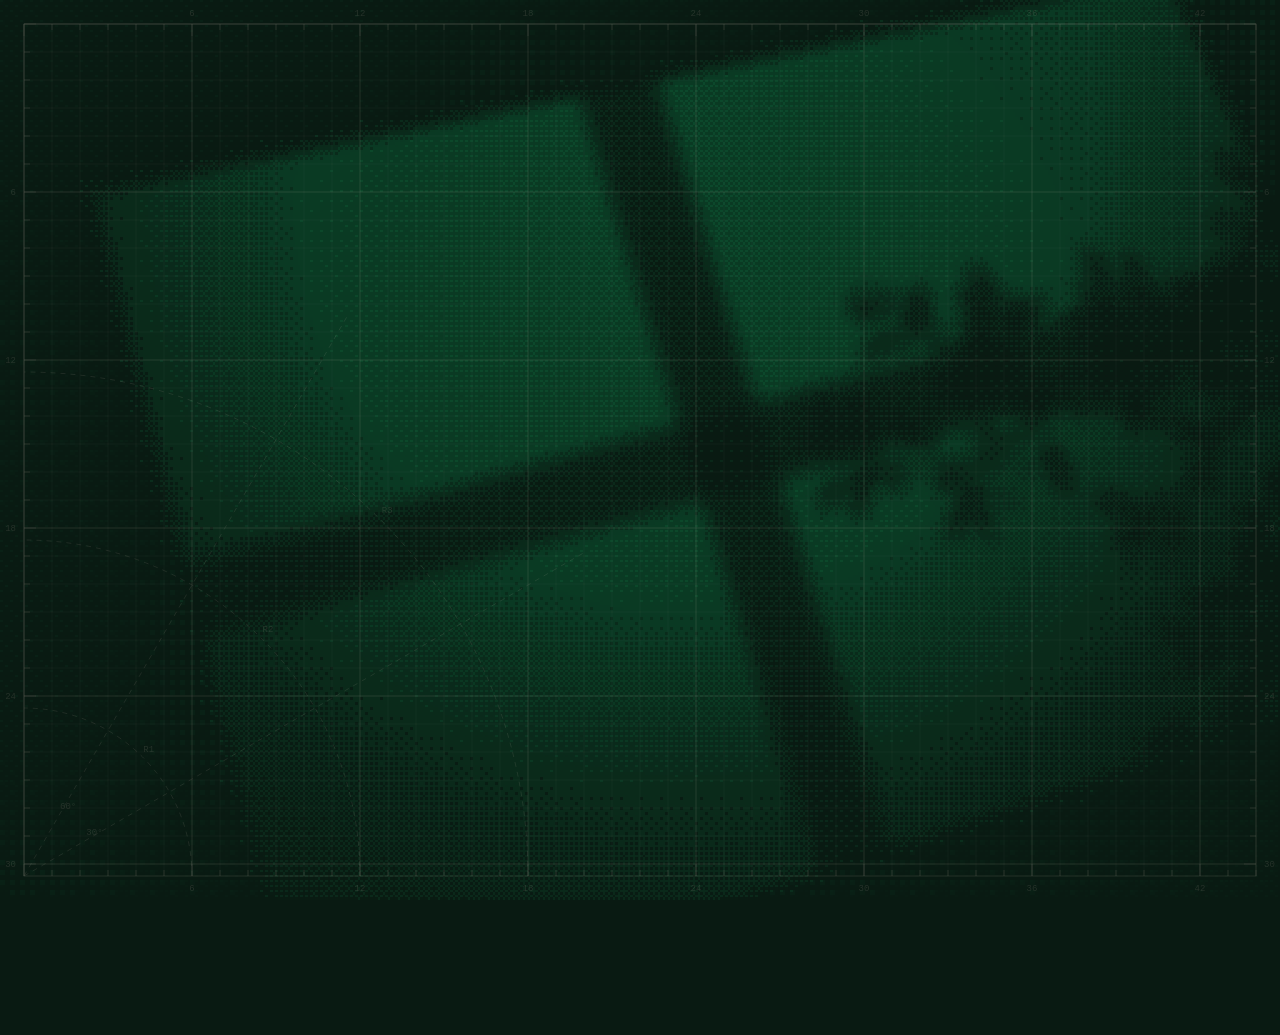
<file: index.html>
<!DOCTYPE html>
<html lang="en" data-production-environment data-bg-light-pattern="window-foliage" data-bg-grid-pattern="cutting-mat" data-environment-paused>

<head>
    <meta charset="UTF-8">
    <meta name="viewport" content="width=device-width, initial-scale=1.0, maximum-scale=1.0, user-scalable=no">
    <meta name="theme-color" content="#091A12">
    <meta name="apple-mobile-web-app-capable" content="yes">
    <meta name="apple-mobile-web-app-status-bar-style" content="black-translucent">
    <meta name="description"
        content="Vibhore Singhal - Sr. UX Designer Portfolio showcasing design work at Zeta, personal projects, and films.">
    <title>ReelsFolio - Vibhore Singhal</title>
    <link rel="stylesheet" href="environment-production.css?v=dither-hover-2">
    <link rel="preload" href="assets/environment/olive-bough-mask.webp" as="image" type="image/webp">
    <script defer src="background-runtime.js?v=dither-hover-2"></script>
    <script defer src="section-colors.js?v=6"></script>
    <script defer src="dither-background.js?v=21"></script>
    <script defer src="animation-visibility.js"></script>
    <script defer src="volume-control.js?v=2"></script>

    <!-- Preconnect to external domains -->
    <link rel="preconnect" href="https://fonts.googleapis.com">
    <link rel="preconnect" href="https://fonts.gstatic.com" crossorigin>
    <link rel="preconnect" href="https://video.vibhoresinghal.com" crossorigin>
    <link rel="preconnect" href="https://img.vibhoresinghal.com" crossorigin>

    <!-- Preload critical resources -->
    <link rel="preload" href="videos.json" as="fetch" crossorigin>

    <!-- Favicon -->
    <link rel="icon"
        href="data:image/svg+xml,<svg xmlns=%22http://www.w3.org/2000/svg%22 viewBox=%220 0 100 100%22><text y=%22.9em%22 font-size=%2290%22>👋</text></svg>">

    <!-- Font with display swap for better performance -->
    <link href="https://fonts.googleapis.com/css2?family=Inter:wght@300;400;500;600;700;800&family=Momo+Trust+Display&display=swap"
        rel="stylesheet">
    <!-- GSAP for animations -->
    <script src="https://cdnjs.cloudflare.com/ajax/libs/gsap/3.12.2/gsap.min.js"></script>
    <!-- Cloudflare Web Analytics -->
    <script defer src='https://static.cloudflareinsights.com/beacon.min.js'
        data-cf-beacon='{"token": "035e36816b514ce68e174a70da8abcb8"}'></script>
    <style>
        * {
            margin: 0;
            padding: 0;
            box-sizing: border-box;
            -webkit-tap-highlight-color: transparent;
        }

        body,
        html {
            height: 100%;
            overflow: hidden;
            background-color: #091A12;
            font-family: 'Inter', -apple-system, BlinkMacSystemFont, 'Segoe UI', Roboto, sans-serif;
            touch-action: manipulation;
            /* Prevent text/element selection site-wide */
            user-select: none;
            -webkit-user-select: none;
            -moz-user-select: none;
            -ms-user-select: none;
        }

        @property --active-bg-color {
            syntax: '<color>';
            inherits: true;
            initial-value: #091A12;
        }

        :root {
            --active-bg-color: #091A12;
            --play-halo-size: 56px;
            --play-halo-darkness: 0.48;
            --play-halo-blur: 24px;
            --resume-font-size: 11.5px;
            --resume-font-weight: 500;
            --resume-letter-spacing: 0.2px;
            --resume-icon-gap: 6px;
            --resume-padding-x: 16px;
            --landing-actions-gap: 8px;
            --landing-action-height: 48px;
            --landing-resume-from: #06371e;
            --landing-resume-to: #011e0a;
            --landing-linkedin-from: #083f54;
            --landing-linkedin-to: #012b3c;
            --landing-x-from: #303030;
            --landing-x-to: #000000;
            --landing-email-from: #321f21;
            --landing-email-to: #241418;
            --project-title-font-size: 48px;
            --project-title-font-weight: 400;
            --project-title-letter-spacing: -1.6px;
            --project-title-line-height: 100%;
            --project-title-important-opacity: 1;
            --project-title-supporting-opacity: 0.24;
            --bg-grain-opacity: 0.37;
            --bg-grain-size: 215px;
            --bg-grain-contrast: 105%;
            --bg-grain-blend: soft-light;
            transition: --active-bg-color 0.6s ease-in-out;
        }

        :where(
            .landing-name,
            .content-title,
            .info-panel-title
        ) {
            font-family: 'Momo Trust Display', 'Inter', sans-serif;
            font-style: normal;
            font-weight: 400;
        }

        /* Background layer that transitions colors */
        :root[data-production-environment]:not([data-environment-ready]) .bg-light-shader { visibility: hidden; }

        .bg-layer {
            position: fixed;
            top: 0;
            left: 0;
            width: 100%;
            height: 100%;
            background-color: #091A12;
            transition: background-color 0.6s ease-in-out;
            z-index: 0;
            will-change: background-color;
            contain: strict;
        }

        .bg-grain {
            position: absolute;
            inset: 0;
            z-index: 3;
            pointer-events: none;
            opacity: var(--bg-grain-opacity);
            background-image: url("data:image/svg+xml,%3Csvg viewBox='0 0 180 180' xmlns='http://www.w3.org/2000/svg'%3E%3Cfilter id='grain'%3E%3CfeTurbulence type='fractalNoise' baseFrequency='.82' numOctaves='4' stitchTiles='stitch'/%3E%3C/filter%3E%3Crect width='100%25' height='100%25' filter='url(%23grain)' opacity='.9'/%3E%3C/svg%3E");
            background-size: var(--bg-grain-size) var(--bg-grain-size);
            background-repeat: repeat;
            filter: contrast(var(--bg-grain-contrast));
            mix-blend-mode: var(--bg-grain-blend);
        }

        .bg-light-shader {
            position: absolute;
            inset: calc(-1 * var(--bg-light-softness));
            z-index: 2;
            pointer-events: none;
            opacity: var(--bg-light-opacity);
            filter: blur(var(--bg-light-softness));
            mix-blend-mode: var(--bg-light-blend);
            mask-image: radial-gradient(
                ellipse var(--bg-light-spread-x) var(--bg-light-spread-y) at var(--bg-light-x) var(--bg-light-y),
                black 0%,
                rgba(0, 0, 0, 0.92) 36%,
                rgba(0, 0, 0, 0.42) 68%,
                transparent 100%
            );
            -webkit-mask-image: radial-gradient(
                ellipse var(--bg-light-spread-x) var(--bg-light-spread-y) at var(--bg-light-x) var(--bg-light-y),
                black 0%,
                rgba(0, 0, 0, 0.92) 36%,
                rgba(0, 0, 0, 0.42) 68%,
                transparent 100%
            );
            will-change: opacity, filter;
        }


        /* The scroll container */
        .video-container {
            height: 100vh;
            overflow-y: scroll;
            scroll-snap-type: y mandatory;
            scroll-behavior: smooth;
            scrollbar-width: none;
            -ms-overflow-style: none;
        }

        .video-container::-webkit-scrollbar {
            display: none;
        }

        /* Individual video sections */
        .video-section {
            height: 100vh;
            width: 100vw;
            scroll-snap-align: center;
            scroll-snap-stop: always;
            /* Prevent skipping sections */
            display: flex;
            align-items: center;
            justify-content: center;
            position: relative;
        }

        .video-content-wrapper {
            position: relative;
            display: flex;
            align-items: center;
            justify-content: center;
            width: 100%;
            height: 100%;
            z-index: 5;
        }

        /* Video frame container - 9:16 aspect ratio (phone-like) */
        .video-frame {
            position: relative;
            width: min(calc(91vh * 9 / 16), 95vw);
            aspect-ratio: 9/16;
            border-radius: 8px;
            overflow: hidden;
            /* Responsive shadow */
            box-shadow: 0 clamp(15px, 3vh, 25px) clamp(40px, 8vh, 80px) rgba(0, 0, 0, 0.4);
            opacity: 0.2;
            transform: scale(0.9);
            /* Smooth transition for scroll animations */
            transition: opacity 0.4s ease-out, transform 0.4s ease-out;
        }

        /* Vertical Navigation Arrows - FIXED position right of video frame */
        .video-nav-arrows {
            position: fixed;
            /* Position just to the right of video frame */
            left: calc(50% + min(calc(91vh * 9 / 16), 95vw) / 2 + 24px);
            top: 50%;
            transform: translateY(-50%);
            display: flex;
            flex-direction: column;

            z-index: 1000;
            transition: left 0.3s ease;
        }

        /* Adjust arrow position for landscape videos */
        .video-nav-arrows.landscape {
            left: calc(50% + min(calc(91vh * 16 / 9), calc(100vw - 152px)) / 2 + 24px);
        }

        .fullscreen-btn .fullscreen-exit-icon {
            display: none;
        }

        body.desktop-fullscreen-mode {
            background: #000;
        }

        body.desktop-fullscreen-mode.fullscreen-cursor-hidden,
        body.desktop-fullscreen-mode.fullscreen-cursor-hidden * {
            cursor: none !important;
        }

        body.desktop-fullscreen-mode .bg-layer {
            background: #000 !important;
            transition: none !important;
        }

        body.desktop-fullscreen-mode .navbar-wrapper,
        body.desktop-fullscreen-mode .control-bar,
        body.desktop-fullscreen-mode .content-info-left,
        body.desktop-fullscreen-mode .content-info-right,
        body.desktop-fullscreen-mode .landing-profile-info {
            opacity: 0 !important;
            visibility: hidden !important;
            pointer-events: none !important;
            transition: none !important;
            animation: none !important;
        }

        body.desktop-fullscreen-mode .bg-layer::after,
        body.desktop-fullscreen-mode .bg-grain,
        body.desktop-fullscreen-mode .bg-light-shader,
        body.desktop-fullscreen-mode .bg-grid-cutting-mat {
            display: none !important;
        }

        /* Keep the feed vertical; only individual sections center their content. */
        body.desktop-fullscreen-mode .video-container {
            width: 100vw !important;
            height: 100vh !important;
            height: 100dvh !important;
            display: block !important;
        }

        body.desktop-fullscreen-mode .landing-section,
        body.desktop-fullscreen-mode .video-section,
        body.desktop-fullscreen-mode .video-content-wrapper {
            width: 100vw !important;
            height: 100vh !important;
            height: 100dvh !important;
            display: flex !important;
            align-items: center !important;
            justify-content: center !important;
        }

        body.desktop-fullscreen-mode .video-frame,
        body.desktop-fullscreen-mode .landing-video-shell,
        body.desktop-fullscreen-mode .landing-video-frame {
            width: min(calc(98vh * 9 / 16), 98vw) !important;
            width: min(calc(98dvh * 9 / 16), 98vw) !important;
            height: auto !important;
            aspect-ratio: 9/16 !important;
            border-radius: 8px !important;
            box-shadow: 0 16px 64px rgba(0, 0, 0, 0.55) !important;
            margin: 0 auto !important;
            opacity: 1 !important;
            transform: none !important;
        }

        body.desktop-fullscreen-mode .video-section.landscape-mode .video-frame {
            width: min(calc(98vh * 16 / 9), 98vw) !important;
            width: min(calc(98dvh * 16 / 9), 98vw) !important;
            aspect-ratio: 16/9 !important;
        }

        body.desktop-fullscreen-mode .video-frame video,
        body.desktop-fullscreen-mode .landing-video-frame video {
            object-fit: cover !important;
            object-position: center !important;
        }

        body.desktop-fullscreen-mode .video-section.landscape-mode .video-frame video {
            object-fit: contain !important;
            object-position: center !important;
            background: #000 !important;
        }

        body.desktop-fullscreen-mode .play-overlay-btn,
        body.desktop-fullscreen-mode .mute-indicator {
            display: none !important;
        }

        body.desktop-fullscreen-mode .play-overlay-btn.paused {
            display: flex !important;
            z-index: 14000;
        }

        body.desktop-fullscreen-mode .video-nav-arrows {
            display: flex !important;
            left: auto !important;
            right: 20px !important;
            top: 20px !important;
            transform: none !important;
            z-index: 13000 !important;
        }

        body.desktop-fullscreen-mode .video-nav-arrows .nav-arrow-btn:not(.fullscreen-btn) {
            display: none !important;
            transition: none !important;
        }

        body.desktop-fullscreen-mode .fullscreen-btn .fullscreen-enter-icon {
            display: none;
        }

        body.desktop-fullscreen-mode .fullscreen-btn .fullscreen-exit-icon {
            display: block;
        }

        @media (min-width: 601px) {
            body::before {
                content: '';
                position: fixed;
                inset: 0;
                z-index: 900;
                pointer-events: none;
                background: rgba(0, 0, 0, 0.82);
                opacity: 0;
                transition: opacity 1.6s cubic-bezier(0.4, 0, 0.2, 1);
            }

            body.desktop-immersive-mode::before {
                opacity: 1;
            }

            body.desktop-immersive-layer-active .video-section.active .video-content-wrapper,
            body.desktop-immersive-layer-active .landing-section.active .landing-video-shell {
                position: relative;
                z-index: 901 !important;
            }

            body.desktop-immersive-mode .navbar-wrapper,
            body.desktop-immersive-mode .control-bar,
            body.desktop-immersive-mode .video-nav-arrows,
            body.desktop-immersive-mode .video-section.active .content-info-left,
            body.desktop-immersive-mode .video-section.active .content-info-right {
                opacity: 0.12 !important;
                transition: opacity 1.4s cubic-bezier(0.4, 0, 0.2, 1) !important;
            }

            body.desktop-immersive-mode .landing-profile-info {
                opacity: 0.08 !important;
                transition: opacity 1.4s cubic-bezier(0.4, 0, 0.2, 1) !important;
            }

            body.desktop-immersive-mode,
            body.desktop-immersive-mode * {
                cursor: none !important;
            }
        }

        .nav-arrow-btn {
            width: 48px;
            height: 48px;
            border-radius: 50%;
            border: 0;
            background:
                radial-gradient(circle at 72% 18%, rgba(255, 224, 183, 0.16), transparent 54%),
                linear-gradient(
                    180deg,
                    color-mix(in srgb, var(--active-bg-color) 48%, #6a635c) 0%,
                    color-mix(in srgb, var(--active-bg-color) 78%, #070504) 100%
                );
            background-clip: padding-box;
            backdrop-filter: blur(14px);
            -webkit-backdrop-filter: blur(14px);
            cursor: pointer;
            display: flex;
            align-items: center;
            justify-content: center;
            transition:
                background 0.22s ease,
                transform 0.22s ease,
                box-shadow 0.22s ease,
                opacity 0.22s ease;
            box-shadow:
                inset 0 1px 0 rgba(255, 255, 255, 0.16),
                inset 0 -5px 10px rgba(0, 0, 0, 0.2),
                0 0 0 1px rgba(0, 0, 0, 0.28),
                -10px 14px 22px rgba(0, 0, 0, 0.34),
                -4px 6px 10px rgba(0, 0, 0, 0.22);
            opacity: 0.94;
            margin-bottom: 10px;
            overflow: visible;
        }

        @media (hover: hover) {
            .nav-arrow-btn:hover {
                background:
                    radial-gradient(circle at 72% 18%, rgba(255, 224, 183, 0.22), transparent 56%),
                    linear-gradient(
                        180deg,
                        color-mix(in srgb, var(--active-bg-color) 40%, #7c746c) 0%,
                        color-mix(in srgb, var(--active-bg-color) 70%, #100c0a) 100%
                    );
                opacity: 1;
                box-shadow:
                    inset 0 1px 0 rgba(255, 255, 255, 0.2),
                    inset 0 -5px 10px rgba(0, 0, 0, 0.18),
                    0 0 0 1px rgba(0, 0, 0, 0.28),
                    -12px 16px 26px rgba(0, 0, 0, 0.36),
                    -5px 8px 12px rgba(0, 0, 0, 0.24);
            }
        }

        .nav-arrow-btn:active {
            background:
                radial-gradient(circle at 72% 18%, rgba(255, 224, 183, 0.06), transparent 50%),
                linear-gradient(
                    180deg,
                    color-mix(in srgb, var(--active-bg-color) 62%, #1c1814) 0%,
                    color-mix(in srgb, var(--active-bg-color) 88%, #030201) 100%
                );
            transform: translate(1px, 2px) scale(0.97);
            box-shadow:
                inset 0 3px 8px rgba(0, 0, 0, 0.32),
                inset 0 1px 0 rgba(255, 255, 255, 0.06),
                0 0 0 1px rgba(0, 0, 0, 0.28),
                -3px 4px 8px rgba(0, 0, 0, 0.22);
            transition-duration: 0.08s;
        }

        .nav-arrow-btn.like-btn.liked:active {
            background:
                radial-gradient(ellipse at 72% 12%, rgba(255, 224, 183, 0.06), transparent 52%),
                linear-gradient(180deg, #2a1a22 0%, #160e14 100%);
        }

        .nav-arrow-btn svg {
            width: 22px;
            height: 22px;
            overflow: visible;
            fill: none;
            stroke: rgba(226, 239, 232, 0.86);
            stroke-width: 1.8;
            stroke-linecap: round;
            stroke-linejoin: round;
        }

        .nav-arrow-btn:last-child {
            margin-bottom: 0;
        }

        #navArrowUp,
        #navArrowDown {
            overflow: hidden;
            flex-shrink: 0;
            transition:
                background 0.22s ease,
                transform 0.22s ease,
                box-shadow 0.22s ease,
                height 0.48s cubic-bezier(0.22, 1, 0.36, 1),
                margin-bottom 0.48s cubic-bezier(0.22, 1, 0.36, 1),
                opacity 0.28s ease 0.16s,
                visibility 0s linear;
        }

        #navArrowUp.hidden,
        #navArrowDown.hidden {
            height: 0;
            min-height: 0;
            margin-bottom: 0;
            opacity: 0;
            visibility: hidden;
            pointer-events: none;
            box-shadow: none;
            transition:
                opacity 0.18s ease,
                visibility 0s linear 0.18s,
                box-shadow 0.18s ease,
                height 0.42s cubic-bezier(0.22, 1, 0.36, 1) 0.08s,
                margin-bottom 0.42s cubic-bezier(0.22, 1, 0.36, 1) 0.08s;
        }

        /* Like Button Styles - starts as circle, expands to pill with count */
        .info-panel-btn {
            display: none;
        }

        .nav-arrow-btn.like-btn {
            width: 48px;
            height: 48px;
            border-radius: 24px;
            flex-direction: column;
            gap: 0;
            padding: 0;
            overflow: hidden;
            justify-content: center;
            align-items: center;
            position: relative;
            transition: height 0.3s ease, background-color 0.2s ease, border-color 0.2s ease;
        }

        .nav-arrow-btn.like-btn.has-likes {
            height: 70px;
            border-radius: 24px;
        }

        .nav-arrow-btn.like-btn svg {
            width: 24px;
            height: 24px;
            fill: none;
            stroke: white;
            stroke-width: 1.5;
            flex-shrink: 0;
            /* Ensure icon stays centered */
            position: absolute;
            top: 50%;
            left: 50%;
            transform: translate(-50%, -50%);
            transition: all 0.3s ease;
        }

        /* When expanded (has class expand or via JS height change), move icon up */
        .nav-arrow-btn.like-btn.has-likes svg {
            top: 12px;
            /* Fixed position from top */
            transform: translate(-50%, 0);
        }

        /* Make the entire like button fully opaque when liked, overriding default button opacity */
        .nav-arrow-btn.like-btn.liked {
            opacity: 1;
            background:
                radial-gradient(ellipse at 72% 12%, rgba(255, 224, 183, 0.14), transparent 58%),
                linear-gradient(180deg, #3e2832 0%, #241720 100%);
        }

        .nav-arrow-btn.like-btn.liked svg path {
            clip-path: url(#heartClip);
        }

        .nav-arrow-btn.like-btn.liked svg {
            fill: url(#heartGradient);
            stroke: url(#strokeGradient);
            /* Draws the fill first, then the stroke on top. This makes it an "inside" border. */
            paint-order: fill stroke;
            /* width of 3px is used because the clip-path cuts off the outer 1.5px */
            stroke-width: 3;
        }

        .nav-arrow-btn.like-btn.pulse:not(.has-likes) svg {
            animation: heartPulseCenter 0.5s cubic-bezier(0.34, 1.56, 0.64, 1);
        }

        .nav-arrow-btn.like-btn.pulse.has-likes svg {
            animation: heartPulseTop 0.5s cubic-bezier(0.34, 1.56, 0.64, 1);
        }

        @keyframes heartPulseCenter {
            0% {
                transform: translate(-50%, -50%) scale(1);
            }

            40% {
                transform: translate(-50%, -50%) scale(1.35);
            }

            100% {
                transform: translate(-50%, -50%) scale(1);
            }
        }

        @keyframes heartPulseTop {
            0% {
                transform: translate(-50%, 0) scale(1);
            }

            40% {
                transform: translate(-50%, 0) scale(1.35);
            }

            100% {
                transform: translate(-50%, 0) scale(1);
            }
        }

        .like-count {
            font-size: 12px;
            color: rgba(242, 247, 244, 0.92);
            font-weight: 650;
            text-align: center;
            opacity: 0;
            line-height: 1;
            /* Absolute position to avoid affecting flex alignment of heart */
            position: absolute;
            bottom: 12px;
            left: 0;
            width: 100%;
            transition: opacity 0.2s ease;
        }

        .nav-arrow-btn.like-btn.has-likes .like-count {
            opacity: 1;
        }

        /* Flying Heart Animation */
        .flying-heart {
            position: fixed;
            pointer-events: none;
            z-index: 9999;
            will-change: transform, opacity;
            transform: translate(-50%, -50%);
        }

        /* Burst Particle */
        .like-burst-particle {
            position: fixed;
            pointer-events: none;
            z-index: 9998;
            border-radius: 50%;
            will-change: transform, opacity;
            background: #ff3b3b;
        }

        /* Hide nav arrows on mobile */
        @media (max-width: 768px) {
            .video-nav-arrows {
                display: none;
            }
        }

        /* Landscape modification */
        /* Landscape modification */
        /* Landscape modification */
        .video-section.landscape-mode {
            justify-content: center;
            /* Center horizontally */
        }

        .video-section.landscape-mode .video-frame {
            aspect-ratio: 16/9;
            width: min(calc(91vh * 16 / 9), calc(100vw - 152px));
            border-radius: 8px;
            margin-right: 0;
            margin-bottom: 0;
            box-shadow: 0 10px 40px rgba(0, 0, 0, 0.5);
        }

        /* Landscape Mode Text Layout - Bottom Left (No overlap) */
        /* Landscape Mode Text Layout - Centered Below */
        .video-section.landscape-mode .content-info-left {
            position: absolute;
            left: 50%;
            transform: translateX(-50%);
            bottom: clamp(70px, 12vh, 100px);
            top: auto;
            width: 90vw;
            max-width: 800px;
            text-align: center;
            text-shadow: none;
        }

        .video-section.landscape-mode .content-desc {
            color: rgba(255, 255, 255, 0.9);
            font-size: clamp(14px, 1.5vw, 16px);
            font-weight: 500;
            font-style: italic;
            margin: 0;
            display: inline-block;
        }

        /* Add quotes via CSS */
        .video-section.landscape-mode .content-desc::before {
            content: "“ ";
        }

        .video-section.landscape-mode .content-desc::after {
            content: " ”";
        }

        /* Hide title in landscape mode */
        .video-section.landscape-mode .content-title {
            display: none;
        }

        .video-section.active .video-frame {
            opacity: 1;
            transform: none;
        }

        /* R2/HTML5 video - scale to fill vertical 9:16 frame */
        .video-frame video {
            position: absolute;
            top: 50%;
            left: 50%;
            transform: translate(-50%, -50%);
            min-width: 100%;
            min-height: 100%;
            width: auto;
            height: 100%;
            object-fit: cover;
            cursor: pointer;
        }


        .video-buffering {
            position: absolute;
            inset: 0;
            z-index: 90;
            display: flex;
            align-items: center;
            justify-content: center;
            opacity: 0;
            visibility: hidden;
            pointer-events: none;
            transition: opacity 0.2s ease, visibility 0s linear 0.2s;
        }

        .video-frame.is-buffering .video-buffering,
        .landing-video-frame.is-buffering .video-buffering {
            opacity: 1;
            visibility: visible;
            transition: opacity 0.2s ease, visibility 0s;
        }

        .video-buffering-ring {
            width: 36px;
            height: 36px;
            border-radius: 50%;
            border: 2px solid rgba(244, 239, 230, 0.22);
            border-top-color: rgba(244, 239, 230, 0.92);
            animation: videoBufferSpin 0.7s linear infinite;
        }

        @keyframes videoBufferSpin {
            to { transform: rotate(360deg); }
        }

        @media (prefers-reduced-motion: reduce) {
            .video-buffering-ring {
                animation: videoBufferPulse 1.2s ease-in-out infinite;
                border-color: rgba(244, 239, 230, 0.5);
            }

            @keyframes videoBufferPulse {
                0%, 100% { opacity: 0.35; }
                50% { opacity: 1; }
            }
        }

        /* R2 video play button overlay - matches control bar style */
        .video-frame .play-overlay-btn {
            position: absolute;
            top: 50%;
            left: 50%;
            transform: translate(-50%, -50%);
            width: 60px;
            height: 60px;
            background: rgba(255, 255, 255, 0.32);
            backdrop-filter: blur(10px);
            -webkit-backdrop-filter: blur(10px);
            border: 1px solid rgba(255, 255, 255, 0.3);
            border-radius: 50%;
            display: flex;
            align-items: center;
            justify-content: center;
            cursor: pointer;
            z-index: 100;
            opacity: 0;
            pointer-events: none;
            transition: all 0.3s ease;
            box-shadow: 0 4px 20px rgba(0, 0, 0, 0.3);
            color: white;
            isolation: isolate;
        }

        /* Only show button when paused */
        .video-frame .play-overlay-btn.paused {
            opacity: 1;
            pointer-events: auto;
        }

        .video-frame .play-overlay-btn:hover {
            background: rgba(255, 255, 255, 0.42);
            transform: translate(-50%, -50%) scale(1.05);
        }

        .play-overlay-btn svg {
            width: 28px;
            height: 28px;
            margin-left: 3px;
        }

        .play-overlay-btn .play-with-sound-ring {
            display: none;
            position: absolute;
            top: 50%;
            left: 50%;
            width: 124px;
            height: 124px;
            margin: 0;
            overflow: visible;
            pointer-events: none;
            transform: translate(-50%, -50%);
            animation: rotatePlayWithSound 36s linear infinite;
            animation-direction: normal;
            animation-play-state: running;
            filter: blur(0.4px);
            will-change: transform;
        }

        body.experience-awaiting-start .play-overlay-btn .play-with-sound-ring {
            display: block;
        }

        .play-overlay-btn::before {
            content: '';
            position: absolute;
            inset: calc(-1 * var(--play-halo-size));
            border-radius: 50%;
            background: radial-gradient(
                circle,
                color-mix(in srgb, var(--active-bg-color) 42%, rgb(0 0 0 / var(--play-halo-darkness))) 0%,
                rgb(5 14 10 / calc(var(--play-halo-darkness) * 0.5)) 46%,
                transparent 74%
            );
            filter: blur(var(--play-halo-blur));
            z-index: -1;
            pointer-events: none;
        }

        body.experience-awaiting-start .video-frame .play-overlay-btn {
            opacity: 1;
            pointer-events: auto;
        }

        .play-with-sound-ring text {
            fill: rgba(255, 255, 255, 0.92);
            font-family: 'Inter', sans-serif;
            font-size: 8.4px;
            font-weight: 600;
            font-style: normal;
            letter-spacing: 2.4px;
            text-transform: uppercase;
        }

        @keyframes rotatePlayWithSound {
            from {
                transform: translate(-50%, -50%) rotate(0deg);
            }

            to {
                transform: translate(-50%, -50%) rotate(360deg);
            }
        }

        @media (prefers-reduced-motion: reduce) {
            .play-overlay-btn .play-with-sound-ring {
                animation: none;
            }
        }

        /* ========== VIDEO SEEKBAR ========== */
        .video-seekbar {
            position: absolute;
            bottom: 0;
            left: 0;
            right: 0;
            width: auto;
            height: 18px;
            /* Hit area */
            z-index: 110;
            cursor: pointer;
            display: flex;
            align-items: flex-end;
            padding: 0 0 0 0;
            transition: padding 0.3s cubic-bezier(0.4, 0, 0.2, 1);
        }

        .video-seekbar:hover,
        .video-seekbar.dragging {
            padding: 0 16px 16px 16px;
        }

        .video-seekbar-track {
            width: 100%;
            height: 3px;
            background: rgba(255, 255, 255, 0.2);
            position: relative;
            border-radius: 0;
            transition: height 0.25s cubic-bezier(0.4, 0, 0.2, 1),
                border-radius 0.3s cubic-bezier(0.4, 0, 0.2, 1);
        }

        .video-seekbar:hover .video-seekbar-track,
        .video-seekbar.dragging .video-seekbar-track {
            height: 5px;
            border-radius: 20px;
        }

        .video-seekbar-fill {
            height: 100%;
            width: 0%;
            background: rgba(255, 255, 255, 0.85);
            position: relative;
            border-radius: 0;
            transition: border-radius 0.3s cubic-bezier(0.4, 0, 0.2, 1);
        }

        .video-seekbar:hover .video-seekbar-fill,
        .video-seekbar.dragging .video-seekbar-fill {
            border-radius: 20px 0 0 20px;
        }

        /* Thumb circle - hidden by default, appears on hover/drag */
        .video-seekbar-fill::after {
            content: '';
            position: absolute;
            right: -6px;
            top: 50%;
            transform: translateY(-50%) scale(0);
            width: 12px;
            height: 12px;
            border-radius: 50%;
            background: white;
            box-shadow: 0 0 6px rgba(0, 0, 0, 0.3), 0 0 12px rgba(255, 255, 255, 0.15);
            transition: transform 0.2s cubic-bezier(0.34, 1.56, 0.64, 1);
            pointer-events: none;
        }

        .video-seekbar:hover .video-seekbar-fill::after,
        .video-seekbar.dragging .video-seekbar-fill::after {
            transform: translateY(-50%) scale(1);
        }

        /* Buffer / background track subtle styling */
        .video-seekbar-track::after {
            content: '';
            position: absolute;
            top: 0;
            left: 0;
            width: 100%;
            height: 100%;
            background: rgba(255, 255, 255, 0.08);
            pointer-events: none;
        }

        /* Hide seekbar on landscape video frames — use same bar */
        .video-section.landscape-mode .video-seekbar {
            border-radius: 0 0 12px 12px;
        }

        .video-section.landscape-mode .video-seekbar-track {
            border-radius: 0 0 12px 12px;
        }


        /* Info bars on the sides - responsive positioning */
        .info-bar {
            position: absolute;
            display: flex;
            flex-direction: column;
            gap: clamp(8px, 1.5vw, 12px);
            opacity: 0;
            transform: translateX(-20px);
            transition: opacity 0.5s ease-in-out 0.15s, transform 0.5s ease-in-out 0.15s;
        }

        .info-bar.right {
            right: calc(50% - min(420px, 35vw));
            top: 50%;
            transform: translateY(-50%) translateX(20px);
        }

        .video-section.active .info-bar {
            opacity: 1;
            transform: translateX(0);
        }

        .video-section.active .info-bar.right {
            transform: translateY(-50%) translateX(0);
        }

        .info-bar.left {
            left: calc(50% - min(420px, 35vw));
            top: 40%;
        }

        .info-line {
            height: clamp(8px, 1.2vw, 12px);
            background: rgba(255, 255, 255, 0.25);
            border-radius: clamp(4px, 0.6vw, 6px);
        }

        .info-line.short {
            width: clamp(40px, 6vw, 60px);
        }

        .info-line.medium {
            width: clamp(65px, 9vw, 100px);
        }

        .info-line.long {
            width: clamp(90px, 12vw, 140px);
        }

        .info-dot {
            width: clamp(20px, 2.5vw, 28px);
            height: clamp(20px, 2.5vw, 28px);
            background: rgba(255, 255, 255, 0.3);
            border-radius: 50%;
        }

        .info-group {
            display: flex;
            align-items: center;
            gap: clamp(8px, 1.2vw, 12px);
        }

        /* NEW: Left Info Section (Title + Desc) */
        .content-info-left {
            position: absolute;
            left: calc(50% - min(650px, 48vw));
            top: 50%;
            transform: translateY(-50%) translateX(-50px);
            width: clamp(250px, 25vw, 350px);
            opacity: 0;
            transition: all 0.6s ease-out 0.2s;
            text-align: left;
            pointer-events: none;
            /* Let clicks pass through if needed */
            z-index: 10;
        }

        .video-section.active .content-info-left {
            opacity: 1;
            transform: translateY(-50%) translateX(0);
        }

        /* Based on design: Description first, then Title */
        .content-desc {
            color: rgba(255, 255, 255, 0.8);
            font-size: clamp(12px, 1.2vw, 14px);
            line-height: 1.5;
            margin-bottom: clamp(12px, 2vh, 20px);
            font-weight: 400;
        }

        .content-title {
            color: rgb(255 255 255 / var(--project-title-important-opacity));
            font-size: min(var(--project-title-font-size), 8vw);
            font-weight: var(--project-title-font-weight);
            letter-spacing: var(--project-title-letter-spacing);
            line-height: var(--project-title-line-height);
        }

        .content-title-important {
            color: rgb(255 255 255 / var(--project-title-important-opacity));
        }

        .content-title-supporting {
            color: rgb(255 255 255 / var(--project-title-supporting-opacity));
        }

        /* Project Link Button */
        .content-link, .info-panel-link {
            --landing-light-x: 35%;
            --landing-light-y: 12%;
            --landing-light-strength: 0;
            --landing-glow: 232 186 130;
            position: relative;
            isolation: isolate;
            overflow: hidden;
            display: inline-flex;
            align-items: center;
            gap: 10px;
            background:
                linear-gradient(
                    180deg,
                    color-mix(in srgb, var(--active-bg-color) 36%, #3a322c) 0%,
                    color-mix(in srgb, var(--active-bg-color) 70%, #100c0a) 100%
                );
            border: 1px solid rgba(0, 0, 0, 0.28);
            padding: 14px 22px;
            border-radius: 999px;
            color: rgba(255, 255, 255, 0.86);
            font-size: clamp(14px, 1.5vw, 16px);
            font-weight: 500;
            text-decoration: none;
            margin-top: clamp(16px, 3vh, 24px);
            box-shadow:
                inset 0 1px 0 rgba(255, 255, 255, 0.17),
                inset 0 -5px 10px rgba(0, 0, 0, 0.2),
                0 3px 5px rgba(0, 0, 0, 0.2),
                0 10px 22px rgba(0, 0, 0, 0.28);
            transition:
                color 0.5s ease,
                box-shadow 0.5s ease;
            cursor: pointer;
            pointer-events: auto;
        }

        .content-link::before, .info-panel-link::before {
            content: '';
            position: absolute;
            inset: 0;
            z-index: 0;
            pointer-events: none;
            background:
                radial-gradient(ellipse at 35% 0%, rgba(255, 224, 183, 0.14), transparent 58%),
                linear-gradient(110deg, rgba(255, 255, 255, 0.035), transparent 42%);
        }

        .content-link::after {
            content: '';
            position: absolute;
            inset: 0;
            z-index: 0;
            pointer-events: none;
            opacity: var(--landing-light-strength);
            background: radial-gradient(
                circle 5.6rem at var(--landing-light-x) var(--landing-light-y),
                rgb(var(--landing-glow) / 0.78) 0%,
                rgb(var(--landing-glow) / 0.28) 36%,
                transparent 72%
            );
            filter: blur(12px);
            mix-blend-mode: soft-light;
        }

        .content-link-inner {
            position: relative;
            z-index: 1;
            display: inline-flex;
            align-items: center;
            gap: 10px;
        }

        .content-link:hover, .info-panel-link:hover {
            color: rgba(255, 255, 255, 0.96);
            box-shadow:
                inset 0 1px 0 rgba(255, 255, 255, 0.22),
                inset 0 -5px 10px rgba(0, 0, 0, 0.18),
                0 4px 6px rgba(0, 0, 0, 0.2),
                0 14px 26px rgba(0, 0, 0, 0.32);
        }

        .content-link:active, .info-panel-link:active {
            transform: translateY(2px) scale(0.985);
            box-shadow:
                inset 0 3px 8px rgba(0, 0, 0, 0.32),
                inset 0 1px 0 rgba(255, 255, 255, 0.06),
                0 3px 8px rgba(0, 0, 0, 0.2);
            transition-duration: 0.08s;
        }

        .content-link svg {
            width: 18px;
            height: 18px;
            opacity: 0.8;
            transition: opacity 0.5s ease;
        }

        .content-link:hover svg {
            opacity: 1;
        }

        /* NEW: Right Info Section (Comments) */
        .content-info-right {
            position: absolute;
            right: calc(50% - min(650px, 48vw));
            top: 40%;
            /* Positioned slightly higher to match design */
            transform: translateY(-50%) translateX(50px);
            display: flex;
            flex-direction: column;
            gap: 20px;
            opacity: 0;
            transition: all 0.6s ease-out 0.4s;
            z-index: 10;
        }

        .video-section.active .content-info-right {
            opacity: 1;
            transform: translateY(-50%) translateX(0);
        }

        .comment-pill {
            position: relative;
            overflow: hidden;
            background:
                linear-gradient(
                    180deg,
                    color-mix(in srgb, var(--active-bg-color) 78%, #080605) 0%,
                    color-mix(in srgb, var(--active-bg-color) 52%, #1a1410) 100%
                );
            border: 1px solid rgba(0, 0, 0, 0.28);
            padding: 12px 16px;
            border-radius: 20px;
            display: flex;
            align-items: center;
            gap: 12px;
            max-width: 280px;
            color: rgba(255, 255, 255, 0.78);
            font-size: 13px;
            box-shadow:
                inset 0 4px 8px rgba(0, 0, 0, 0.42),
                inset 0 1px 0 rgba(0, 0, 0, 0.35),
                inset 0 -1px 0 rgba(255, 255, 255, 0.08);
            animation: subtleFloat 5s ease-in-out infinite;
        }

        .comment-pill::before {
            content: '';
            position: absolute;
            inset: 0;
            pointer-events: none;
            background:
                radial-gradient(ellipse at 50% 100%, rgba(255, 255, 255, 0.05), transparent 52%),
                linear-gradient(180deg, rgba(0, 0, 0, 0.18), transparent 46%);
        }

        .comment-pill > * {
            position: relative;
            z-index: 1;
        }

        /* Stagger animation for multiple comments */
        .comment-pill:nth-child(2) {
            animation-delay: 1.5s;
            animation-duration: 6s;
        }

        .comment-pill:nth-child(3) {
            animation-delay: 3s;
            animation-duration: 5.5s;
        }

        .comment-pill:nth-child(4) {
            animation-delay: 0.5s;
            animation-duration: 6.5s;
        }

        @keyframes subtleFloat {

            0%,
            100% {
                transform: translateY(0) translateX(0) rotate(0deg);
            }

            25% {
                transform: translateY(-6px) translateX(3px) rotate(0.5deg);
            }

            50% {
                transform: translateY(-3px) translateX(-2px) rotate(-0.3deg);
            }

            75% {
                transform: translateY(-8px) translateX(1px) rotate(0.3deg);
            }
        }

        .comment-icon {
            width: 32px;
            height: 32px;
            border-radius: 50%;
            background: rgba(255, 255, 255, 0.12);
            display: flex;
            align-items: center;
            justify-content: center;
            flex-shrink: 0;
            font-size: 16px;
            box-shadow:
                inset 0 2px 4px rgba(0, 0, 0, 0.38),
                inset 0 -1px 0 rgba(255, 255, 255, 0.08);
        }

        /* Removed 1024px hiding rule to avoid dead zone before 768px mobile mode */

        .toggle-btn {
            display: flex;
            align-items: center;
            background: rgba(255, 255, 255, 0.15);
            padding: clamp(6px, 1vw, 8px) clamp(12px, 1.5vw, 16px);
            border-radius: clamp(18px, 2.5vw, 25px);
            gap: clamp(8px, 1.2vw, 12px);
        }

        .toggle-btn .line {
            width: clamp(35px, 5vw, 50px);
            height: clamp(6px, 0.8vw, 8px);
            background: rgba(255, 255, 255, 0.4);
            border-radius: clamp(3px, 0.4vw, 4px);
        }

        .toggle-btn .circle {
            width: clamp(18px, 2.2vw, 24px);
            height: clamp(18px, 2.2vw, 24px);
            background: rgba(255, 255, 255, 0.5);
            border-radius: 50%;
        }

        /* Control bar container - responsive positioning */
        .control-bar {
            position: fixed;
            top: 20px;
            right: 20px;
            bottom: auto;
            left: auto;
            transform: none;
            display: flex;
            align-items: center;
            gap: 0;
            z-index: 1000;
            transition:
                opacity 0.3s ease,
                visibility 0s linear 0.3s,
                transform 0.3s ease;
            opacity: 0;
            visibility: hidden;
            pointer-events: none;
            transform: translateY(-4px);
        }

        @media (min-width: 1025px) and (hover: hover) {
            body.video-hover-active:not(.experience-awaiting-start) .control-bar,
            .control-bar:hover,
            .control-bar:focus-within {
                opacity: 1;
                visibility: visible;
                pointer-events: auto;
                transform: translateY(0);
                transition:
                    opacity 0.3s ease,
                    visibility 0s,
                    transform 0.3s ease;
            }
        }

        .control-bar.hidden {
            opacity: 0;
            visibility: hidden;
        }

        /* Unmute button - responsive sizing */
        .unmute-btn {
            background: rgba(255, 255, 255, 0.2);
            backdrop-filter: blur(10px);
            -webkit-backdrop-filter: blur(10px);
            border: 1px solid rgba(255, 255, 255, 0.3);
            color: white;
            width: 44px;
            height: 44px;
            padding: 0;
            border-radius: 50%;
            font-size: clamp(12px, 2vw, 15px);
            font-family: inherit;
            cursor: pointer;
            display: flex;
            align-items: center;
            justify-content: center;
            gap: 0;
            transition: all 0.3s ease;
            box-shadow: 0 4px 20px rgba(0, 0, 0, 0.2);
        }

        .unmute-btn:hover {
            background: rgba(255, 255, 255, 0.3);
            transform: scale(1.05);
        }

        .unmute-btn svg {
            width: 20px;
            height: 20px;
        }

        #soundBtnText {
            display: none;
        }

        /* Unmute button pulse animation - draws attention until user unmutes */
        .unmute-btn.pulsing {
            animation: unmutePulseOuter 2s cubic-bezier(0.25, 1, 0.5, 1) infinite;
        }

        /* Animate the icon gently */
        .unmute-btn.pulsing svg {
            animation: iconWiggle 2s ease-in-out infinite;
            transform-origin: center;
        }

        @keyframes iconWiggle {

            0%,
            100% {
                transform: rotate(0deg) scale(1);
            }

            10% {
                transform: rotate(-10deg) scale(1.1);
            }

            20% {
                transform: rotate(10deg) scale(1.1);
            }

            30% {
                transform: rotate(-10deg) scale(1.1);
            }

            40% {
                transform: rotate(10deg) scale(1.1);
            }

            50%,
            100% {
                transform: rotate(0deg) scale(1);
            }
        }

        @keyframes unmutePulseOuter {
            0% {
                box-shadow: 0 4px 20px rgba(0, 0, 0, 0.2), 0 0 0 0 rgba(255, 255, 255, 0.2);
            }

            100% {
                box-shadow: 0 4px 20px rgba(0, 0, 0, 0.2), 0 0 0 20px rgba(255, 255, 255, 0);
            }
        }

        /* Play/Stop button - responsive circular button */
        .play-stop-btn {
            width: clamp(36px, 7vw, 44px);
            height: clamp(36px, 7vw, 44px);
            background: rgba(255, 255, 255, 0.2);
            backdrop-filter: blur(10px);
            -webkit-backdrop-filter: blur(10px);
            border: 1px solid rgba(255, 255, 255, 0.3);
            border-radius: 50%;
            color: white;
            cursor: pointer;
            display: none;
            align-items: center;
            justify-content: center;
            transition: all 0.3s ease;
            box-shadow: 0 4px 20px rgba(0, 0, 0, 0.2);
        }

        .play-stop-btn:hover {
            background: rgba(255, 255, 255, 0.3);
            transform: scale(1.1);
        }

        .play-stop-btn svg {
            width: clamp(20px, 4vw, 24px);
            height: clamp(20px, 4vw, 24px);
        }

        /* Tab Navigation - sticky on landing, becomes fixed at top when scrolling */
        .tab-nav {
            position: sticky;
            top: clamp(12px, 3vh, 20px);
            display: flex;
            align-items: center;
            justify-content: center;
            gap: 6px;
            z-index: 1001;
            background: rgba(255, 255, 255, 0.08);
            backdrop-filter: blur(10px);
            -webkit-backdrop-filter: blur(10px);
            padding: 6px;
            border-radius: 50px;
            border: 1px solid rgba(255, 255, 255, 0.1);
            transition: opacity 0.3s ease, visibility 0.3s ease;
            width: fit-content;
            margin: 0 auto 16px auto;
        }

        .navbar-wrapper {
            position: fixed;
            top: clamp(12px, 3vh, 20px);
            left: 50%;
            transform: translateX(-50%);
            display: flex;
            align-items: center;
            gap: 12px;
            z-index: 11000;
            pointer-events: none;
            transition: top 0.5s cubic-bezier(0.16, 1, 0.3, 1), opacity 0.3s ease;
        }

        .navbar-wrapper>* {
            pointer-events: auto;
        }

        /* Logo Button - Separate circular VS initials button */
        .logo-btn {
            width: clamp(40px, 6vw, 50px);
            height: clamp(40px, 6vw, 50px);
            border-radius: 50%;
            background: rgba(0, 0, 0, 0.3);
            backdrop-filter: blur(10px);
            -webkit-backdrop-filter: blur(10px);
            border: 1px solid rgba(255, 255, 255, 0.1);
            cursor: pointer;
            display: flex;
            align-items: center;
            justify-content: center;
            font-family: inherit;
            font-size: clamp(13px, 2vw, 16px);
            font-weight: 600;
            color: rgba(255, 255, 255, 0.85);
            transition: all 0.3s ease, opacity 0.3s ease, visibility 0.3s ease;
            box-shadow: 0 4px 20px rgba(0, 0, 0, 0.2);
        }

        .logo-btn:hover {
            background: rgba(255, 255, 255, 0.15);
            transform: scale(1.05);
            color: white;
        }

        .logo-btn.active {
            background: rgba(124, 58, 237, 0.6);
            border-color: rgba(124, 58, 237, 0.8);
            color: white;
        }

        /* Global tabs - fixed behavior handled by navbar-wrapper */
        .tab-nav.global-tabs {
            margin: 0;
            /* Snappier transition for opacity/visibility only */
            transition: opacity 0.3s ease, visibility 0.3s ease;
        }

        @media (min-width: 601px) {
            .navbar-wrapper {
                opacity: 0;
                visibility: hidden;
                pointer-events: none;
            }
        }

        /* Landing position state for the category navigation */
        .tab-nav.global-tabs.landing-position {
            /* Position handled by JS for perfect sync with scroll */
            pointer-events: auto;
            /* Placeholder to prevent empty ruleset */
        }

        .navbar-wrapper.hidden {
            opacity: 0;
            visibility: hidden;
            pointer-events: none;
        }

        .tab-btn {
            padding: 10px 20px;
            background: transparent;
            border: none;
            color: rgba(255, 255, 255, 0.6);
            font-size: 14px;
            font-weight: 500;
            font-family: inherit;
            cursor: pointer;
            border-radius: 50px;
            transition: all 0.3s ease;
            white-space: nowrap;
        }

        .tab-btn:hover {
            color: rgba(255, 255, 255, 0.9);
            background: rgba(255, 255, 255, 0.1);
        }

        .tab-btn.active {
            background: rgba(255, 255, 255, 0.2);
            color: white;
        }

        /* Single scroll container - no more tab transforms */
        .tabs-container {
            display: contents;
            /* Acts as a simple wrapper, content flows naturally */
        }




        @media (max-width: 1024px) {

            .info-bar {
                display: none;
            }
        }


        /* Main scroll container */
        .main-scroll-container {
            position: relative;
            height: 100vh;
            width: 100vw;
            overflow: hidden;
        }

        .main-scroll-container::-webkit-scrollbar {
            display: none;
        }

        /* Tabs world container - full page */
        .tabs-world {
            height: 100vh;
            width: 100vw;
            position: relative;
            overflow: hidden;
        }

        /* ========== NEW LANDING SECTION STYLES ========== */

        /* Landing Section - Full screen video-like view */
        .landing-section {
            height: 100vh;
            width: 100vw;
            scroll-snap-align: center;
            scroll-snap-stop: always;
            display: flex;
            align-items: center;
            justify-content: center;
            position: relative;
            overflow: visible;
        }

        @media (prefers-reduced-motion: no-preference) {
            body.intro-pending .landing-video-shell,
            body.intro-pending .landing-bio,
            body.intro-pending .landing-name,
            body.intro-pending .landing-locations,
            body.intro-pending .landing-actions,
            body.intro-pending .video-nav-arrows {
                opacity: 0;
            }

            body.intro-pending .landing-video-shell {
                transform: translateY(18px) scale(0.984);
            }

            body.intro-pending .landing-bio,
            body.intro-pending .landing-name,
            body.intro-pending .landing-locations,
            body.intro-pending .landing-actions {
                transform: translateY(10px);
            }

            body.intro-pending .video-nav-arrows {
                transform: translateY(calc(-50% + 12px));
            }

            body.intro-ready .landing-video-shell,
            body.intro-ready .landing-bio,
            body.intro-ready .landing-name,
            body.intro-ready .landing-locations,
            body.intro-ready .landing-actions,
            body.intro-ready .video-nav-arrows {
                opacity: 1;
                transition:
                    opacity 0.9s cubic-bezier(0.22, 1, 0.36, 1),
                    transform 0.9s cubic-bezier(0.22, 1, 0.36, 1);
            }

            body.intro-ready .landing-video-shell {
                transform: none;
                transition-delay: 60ms;
            }

            body.intro-ready .landing-bio {
                transform: none;
                transition-delay: 180ms;
            }

            body.intro-ready .landing-name {
                transform: none;
                transition-delay: 260ms;
            }

            body.intro-ready .landing-locations {
                transform: none;
                transition-delay: 340ms;
            }

            body.intro-ready .landing-actions {
                transform: none;
                transition-delay: 420ms;
            }

            body.intro-ready .video-nav-arrows {
                transform: translateY(-50%);
                transition-delay: 500ms;
            }
        }

        /* Landing Profile Info - Left Side */
        .landing-profile-info {
            position: absolute;
            left: calc(50% - min(650px, 48vw));
            top: 50%;
            transform: translateY(-50%);
            width: clamp(250px, 25vw, 350px);
            max-width: none;
            z-index: 10;
            text-align: left;
        }

        .landing-bio {
            color: rgba(255, 255, 255, 0.75);
            font-size: clamp(13px, 1.3vw, 16px);
            line-height: 1.5;
            white-space: pre-line;
            margin-bottom: clamp(12px, 2vh, 20px);
            font-weight: 400;
        }

        .landing-name {
            color: rgb(255 255 255 / var(--project-title-important-opacity));
            font-size: min(var(--project-title-font-size), 8vw);
            font-weight: var(--project-title-font-weight);
            letter-spacing: var(--project-title-letter-spacing);
            line-height: var(--project-title-line-height);
            margin: 0 0 clamp(12px, 2vh, 20px) 0;
        }

        .landing-locations {
            /* Temporarily hide the location badges. */
            display: none;
            gap: 8px;
            flex-wrap: wrap;
        }

        .location-tag {
            position: relative;
            isolation: isolate;
            overflow: hidden;
            display: inline-flex;
            align-items: center;
            gap: 5px;
            background: linear-gradient(
                180deg,
                color-mix(in srgb, var(--active-bg-color) 82%, #080b08),
                color-mix(in srgb, var(--active-bg-color) 76%, #20231c)
            );
            border: 0;
            padding: 5px 8px;
            border-radius: 999px;
            color: #b5b8aa;
            font-size: clamp(11px, 0.9vw, 12px);
            font-weight: 400;
            line-height: 1;
            letter-spacing: 0.01em;
            box-shadow:
                inset 0 1px 3px rgba(0, 0, 0, 0.28),
                inset 0 -1px 0 rgba(185, 194, 166, 0.045);
        }

        .location-tag svg {
            width: 11px;
            height: 11px;
            opacity: 1;
            color: #8c9787;
        }

        .landing-actions {
            display: flex;
            align-items: center;
            gap: var(--landing-actions-gap);
            margin-top: 14px;
        }

        .landing-action {
            --landing-light-x: 72%;
            --landing-light-y: 18%;
            --landing-light-strength: 0;
            --landing-glow: 255 196 140;
            height: var(--landing-action-height);
            position: relative;
            isolation: isolate;
            overflow: hidden;
            border: 0;
            background:
                linear-gradient(
                    180deg,
                    #322720 0%,
                    #211813 100%
                );
            background-clip: padding-box;
            color: rgba(255, 255, 255, 0.82);
            border-radius: 12px;
            clip-path: none;
            display: inline-flex;
            align-items: center;
            justify-content: center;
            text-decoration: none;
            box-shadow:
                inset 0 1px 0 rgba(255, 255, 255, 0.16),
                inset 0 -5px 10px rgba(0, 0, 0, 0.2),
                0 0 0 1px rgba(0, 0, 0, 0.28),
                -10px 14px 22px rgba(0, 0, 0, 0.34),
                -4px 6px 10px rgba(0, 0, 0, 0.22);
            transition:
                color 0.5s ease,
                box-shadow 0.5s ease;
        }

        .landing-action::before {
            content: '';
            position: absolute;
            inset: 0;
            z-index: 0;
            pointer-events: none;
            background:
                radial-gradient(ellipse at 72% 12%, rgba(255, 224, 183, 0.16), transparent 58%),
                linear-gradient(110deg, rgba(255, 255, 255, 0.04), transparent 42%);
        }

        .landing-action::after {
            content: '';
            position: absolute;
            inset: 0;
            z-index: 0;
            pointer-events: none;
            opacity: var(--landing-light-strength);
            background: radial-gradient(
                circle 5.6rem at var(--landing-light-x) var(--landing-light-y),
                rgb(var(--landing-glow) / 0.78) 0%,
                rgb(var(--landing-glow) / 0.28) 36%,
                transparent 72%
            );
            filter: blur(12px);
            mix-blend-mode: soft-light;
        }

        .landing-action > * {
            position: relative;
            z-index: 1;
        }

        .landing-action:hover {
            color: rgba(255, 255, 255, 0.94);
            box-shadow:
                inset 0 1px 0 rgba(255, 255, 255, 0.22),
                inset 0 -5px 10px rgba(0, 0, 0, 0.18),
                0 0 0 1px rgba(0, 0, 0, 0.28),
                -11px 15px 24px rgba(0, 0, 0, 0.34),
                -4px 6px 10px rgba(0, 0, 0, 0.22);
        }

        .landing-action:active {
            background:
                radial-gradient(circle at 72% 18%, rgba(255, 224, 183, 0.06), transparent 50%),
                linear-gradient(
                    180deg,
                    color-mix(in srgb, var(--active-bg-color) 62%, #1c1814) 0%,
                    color-mix(in srgb, var(--active-bg-color) 88%, #030201) 100%
                );
            transform: translate(1px, 2px) scale(0.97);
            box-shadow:
                inset 0 3px 8px rgba(0, 0, 0, 0.32),
                inset 0 1px 0 rgba(255, 255, 255, 0.06),
                0 0 0 1px rgba(0, 0, 0, 0.28),
                -3px 4px 8px rgba(0, 0, 0, 0.22);
            transition-duration: 0.08s;
        }

        .landing-action:active::before {
            opacity: 0.28;
        }

        .landing-action:active::after {
            opacity: 0;
        }

        .landing-action:focus-visible {
            outline: 2px solid rgba(255, 255, 255, 0.9);
            outline-offset: 3px;
        }

        .landing-resume-action {
            --landing-glow: 118 196 148;
            --landing-light-x: 35%;
            --landing-light-y: 12%;
            flex: 0 0 auto;
            gap: var(--resume-icon-gap);
            padding: 0 var(--resume-padding-x);
            font-size: var(--resume-font-size);
            font-weight: var(--resume-font-weight);
            letter-spacing: var(--resume-letter-spacing);
            white-space: nowrap;
            border-radius: 999px;
            background:
                linear-gradient(
                    180deg,
                    color-mix(in srgb, var(--active-bg-color) 36%, #3a322c) 0%,
                    color-mix(in srgb, var(--active-bg-color) 70%, #100c0a) 100%
                );
            color: rgba(255, 255, 255, 0.86);
            box-shadow:
                inset 0 1px 0 rgba(255, 255, 255, 0.17),
                inset 0 -5px 10px rgba(0, 0, 0, 0.2),
                0 3px 5px rgba(0, 0, 0, 0.2),
                0 10px 22px rgba(0, 0, 0, 0.28);
        }

        .landing-resume-action::before {
            background:
                radial-gradient(ellipse at 35% 0%, rgba(150, 220, 170, 0.16), transparent 58%),
                linear-gradient(110deg, rgba(180, 230, 190, 0.05), transparent 42%);
        }

        .landing-resume-action:hover {
            color: rgba(255, 255, 255, 0.96);
            box-shadow:
                inset 0 1px 0 rgba(255, 255, 255, 0.22),
                inset 0 -5px 10px rgba(0, 0, 0, 0.18),
                0 4px 6px rgba(0, 0, 0, 0.2),
                0 14px 26px rgba(0, 0, 0, 0.32);
        }

        .landing-resume-action:active {
            background:
                radial-gradient(circle at 72% 18%, rgba(255, 224, 183, 0.06), transparent 50%),
                linear-gradient(
                    180deg,
                    color-mix(in srgb, var(--active-bg-color) 62%, #1c1814) 0%,
                    color-mix(in srgb, var(--active-bg-color) 88%, #030201) 100%
                );
        }

        .landing-social-action {
            width: var(--landing-action-height);
            flex: 0 0 var(--landing-action-height);
            border-radius: 50%;
        }

        .landing-linkedin-action {
            --landing-glow: 86 176 196;
            background: linear-gradient(180deg, var(--landing-linkedin-from) 0%, var(--landing-linkedin-to) 100%);
            color: #bfd0d5;
        }

        .landing-linkedin-action:hover {
            color: #d7e6ea;
        }

        .landing-x-action {
            --landing-glow: 232 196 148;
            background: linear-gradient(180deg, var(--landing-x-from) 0%, var(--landing-x-to) 100%);
            color: #d8cfc5;
        }

        .landing-x-action:hover {
            color: #efe8de;
        }

        .landing-email-action {
            --landing-glow: 214 138 118;
            background: linear-gradient(180deg, var(--landing-email-from) 0%, var(--landing-email-to) 100%);
            color: #d8bdb2;
        }

        .landing-email-action:hover {
            color: #ead4cc;
        }

        .landing-action svg {
            width: 19px;
            height: 19px;
        }

        .landing-action.is-placeholder {
            opacity: 0.86;
        }

        .landing-resume-action.is-placeholder {
            opacity: 1;
        }

        /* Landing Video Frame - Center */
        .landing-video-shell {
            position: relative;
            z-index: 5;
            border-radius: 8px;
            box-shadow: 0 clamp(15px, 3vh, 25px) clamp(40px, 8vh, 80px) rgba(0, 0, 0, 0.5);
        }

        .landing-video-frame {
            position: relative;
            width: min(calc(91vh * 9 / 16), 95vw);
            aspect-ratio: 9/16;
            border-radius: 8px;
            overflow: hidden;
            /* Skeleton placeholder background */
            background: linear-gradient(110deg,
                    rgba(255, 255, 255, 0.1) 0%,
                    rgba(255, 255, 255, 0.2) 50%,
                    rgba(255, 255, 255, 0.1) 100%);
            background-size: 200% 100%;
            animation: shimmer 1.5s infinite;
        }

        .landing-video-frame.loaded {
            animation: none;
            background: none;
        }

        .landing-video-frame video,
        .landing-video-frame img {
            position: absolute;
            top: 0;
            left: 0;
            width: 100%;
            height: 100%;
            object-fit: cover;
        }



        /* Landing video frame play overlay - same as video-frame */
        .landing-video-frame {
            cursor: pointer;
        }

        .landing-video-frame .play-overlay-btn {
            position: absolute;
            top: 50%;
            left: 50%;
            transform: translate(-50%, -50%);
            width: 60px;
            height: 60px;
            background: rgba(255, 255, 255, 0.32);
            backdrop-filter: blur(10px);
            -webkit-backdrop-filter: blur(10px);
            border: 1px solid rgba(255, 255, 255, 0.3);
            border-radius: 50%;
            display: flex;
            align-items: center;
            justify-content: center;
            cursor: pointer;
            z-index: 100;
            opacity: 1;
            pointer-events: auto;
            transition: all 0.3s ease;
            box-shadow: 0 4px 20px rgba(0, 0, 0, 0.3);
            color: white;
            isolation: isolate;
        }

        /* Hide button when playing */
        .landing-video-frame .play-overlay-btn.playing {
            opacity: 0;
            pointer-events: none;
        }

        .landing-video-frame .play-overlay-btn:hover {
            background: rgba(255, 255, 255, 0.42);
            transform: translate(-50%, -50%) scale(1.05);
        }

        /* Shared tactile play control — same lighting as nav/fullscreen buttons */
        .video-frame .play-overlay-btn,
        .landing-video-frame .play-overlay-btn {
            width: 56px;
            height: 56px;
            border: 0;
            color: #f4efe6;
            background:
                radial-gradient(ellipse at 32% 8%, rgba(255, 248, 226, 0.24), transparent 64%),
                linear-gradient(155deg, #77796d 0%, #505449 48%, #30352e 100%);
            background-clip: padding-box;
            backdrop-filter: none;
            -webkit-backdrop-filter: none;
            box-shadow:
                inset 0 1px 0 rgba(255, 255, 244, 0.48),
                inset 1px 0 0 rgba(255, 255, 244, 0.12),
                inset 0 -2px 3px rgba(0, 0, 0, 0.22),
                0 0 0 1px rgba(12, 16, 12, 0.38),
                0 3px 5px rgba(0, 0, 0, 0.24),
                0 10px 20px rgba(0, 0, 0, 0.24);
            transition:
                opacity 0.3s ease,
                background 0.22s ease,
                box-shadow 0.22s ease;
        }

        .video-frame .play-overlay-btn:hover,
        .landing-video-frame .play-overlay-btn:hover {
            background:
                radial-gradient(ellipse at 32% 8%, rgba(255, 248, 226, 0.3), transparent 64%),
                linear-gradient(155deg, #848678 0%, #5b5f52 48%, #373d33 100%);
            transform: translate(-50%, -50%);
            box-shadow:
                inset 0 1px 0 rgba(255, 255, 244, 0.56),
                inset 1px 0 0 rgba(255, 255, 244, 0.16),
                inset 0 -2px 3px rgba(0, 0, 0, 0.18),
                0 0 0 1px rgba(12, 16, 12, 0.38),
                0 4px 6px rgba(0, 0, 0, 0.24),
                0 12px 24px rgba(0, 0, 0, 0.26);
        }

        .video-frame .play-overlay-btn:active,
        .landing-video-frame .play-overlay-btn:active {
            background:
                radial-gradient(ellipse at 40% 90%, rgba(255, 248, 226, 0.08), transparent 60%),
                linear-gradient(155deg, #3c4137 0%, #474c40 100%);
            transform: translate(-50%, -50%);
            box-shadow:
                inset 0 3px 7px rgba(0, 0, 0, 0.38),
                inset 0 -1px 0 rgba(255, 255, 244, 0.2),
                0 0 0 1px rgba(12, 16, 12, 0.4),
                0 2px 4px rgba(0, 0, 0, 0.2);
            transition-duration: 0.08s;
        }

        .play-overlay-btn > svg:not(.play-with-sound-ring) {
            width: 22px;
            height: 22px;
            margin-left: 1px;
            color: #f4efe6;
            filter: none;
        }

        .play-overlay-btn .pause-overlay-icon {
            display: none;
            width: 26px;
            height: 26px;
            margin-left: 0;
        }

        @keyframes shimmer {
            0% {
                background-position: 200% 0;
            }

            100% {
                background-position: -200% 0;
            }
        }

        /* Mobile Bottom Navigation — hidden by default, shown at <=600px */
        .mobile-bottom-nav {
            display: none;
            position: fixed;
            bottom: 0;
            left: 0;
            right: 0;
            box-sizing: content-box;
            height: 56px;
            padding-bottom: env(safe-area-inset-bottom, 0px);
            background: rgba(0, 0, 0, 0.85);
            backdrop-filter: blur(20px);
            -webkit-backdrop-filter: blur(20px);
            border-top: none;
            z-index: 11000;
            justify-content: space-around;
            align-items: center;
        }

        .mobile-nav-item {
            display: flex;
            flex-direction: column;
            align-items: center;
            justify-content: center;
            gap: 2px;
            background: none;
            border: none;
            color: rgba(255, 255, 255, 0.45);
            font-family: inherit;
            font-size: 10px;
            font-weight: 500;
            cursor: pointer;
            padding: 6px 12px;
            transition: color 0.2s ease;
            -webkit-tap-highlight-color: transparent;
        }

        .mobile-nav-item svg {
            width: 24px;
            height: 24px;
        }

        .mobile-nav-item.active {
            color: white;
        }

        .mobile-nav-item:active {
            transform: scale(0.92);
        }

        /* Desktop portrait stage: reserve real columns instead of fixed offsets.
           The gutter also leaves room for the 48px playback-control rail. */
        @media (min-width: 1025px) {
            :root {
                --reel-side-width: clamp(220px, 22vw, 380px);
                --reel-side-gap: clamp(100px, 6vw, 240px);
                --reel-comment-gap: calc(var(--reel-side-gap) + clamp(24px, 2vw, 64px));
                --reel-edge-space: clamp(24px, 3vw, 80px);
                --desktop-reel-width: min(
                    calc(91vh * 9 / 16),
                    calc(100vw - 2 * var(--reel-edge-space) - 2 * var(--reel-side-width) - 2 * var(--reel-comment-gap))
                );
                --landscape-edge-space: clamp(28px, 2.5vw, 48px);
                --landscape-control-gap: clamp(20px, 2vw, 32px);
                --landscape-control-width: 48px;
                --desktop-landscape-width: min(
                    calc(91vh * 16 / 9),
                    calc(100vw - 2 * var(--landscape-edge-space) - 2 * var(--landscape-control-gap) - 2 * var(--landscape-control-width))
                );
            }

            /* Reserve symmetric gutters so the video stays centred and its
               controls have real breathing room outside the frame. */
            body:not(.desktop-fullscreen-mode) .video-section.landscape-mode .video-frame {
                width: var(--desktop-landscape-width);
            }

            body:not(.desktop-fullscreen-mode) .video-nav-arrows.landscape {
                left: calc(50% + var(--desktop-landscape-width) / 2 + var(--landscape-control-gap));
                width: var(--landscape-control-width);
            }

            body.landscape-video-active:not(.desktop-fullscreen-mode) .control-bar {
                top: var(--landscape-edge-space);
                right: var(--landscape-edge-space);
            }

            body:not(.desktop-fullscreen-mode) .video-section:not(.landscape-mode) .video-frame {
                width: var(--desktop-reel-width);
            }

            .video-section:not(.landscape-mode) .content-info-left {
                left: auto;
                right: calc(50% + var(--desktop-reel-width) / 2 + var(--reel-side-gap));
                width: var(--reel-side-width);
            }

            .video-section:not(.landscape-mode) .content-info-right {
                right: auto;
                left: calc(50% + var(--desktop-reel-width) / 2 + var(--reel-comment-gap));
                width: var(--reel-side-width);
                gap: clamp(16px, 2vh, 28px);
            }

            .video-section:not(.landscape-mode) .content-title {
                font-size: min(var(--project-title-font-size), clamp(30px, 3.1vw, 48px));
                overflow-wrap: break-word;
            }

            .video-section:not(.landscape-mode) .comment-pill {
                max-width: 320px;
                font-size: clamp(13px, 0.8vw, 15px);
                line-height: 1.45;
            }

            body:not(.desktop-fullscreen-mode):has(.video-section.active:not(.landscape-mode)) .video-nav-arrows:not(.landscape) {
                left: calc(50% + var(--desktop-reel-width) / 2 + 24px);
            }
        }

        /* ===== TABLET: 601px–1024px ===== */
        @media (max-width: 1024px) {

            .video-container,
            .landing-section,
            .main-scroll-container,
            .tabs-world {
                height: 100vh !important;
                height: 100dvh !important;
            }

            .video-section {
                height: 100vh !important;
                height: 100dvh !important;
                overflow: hidden;
            }

            /* Content overlay: bottom of the video frame area */
            .content-info-left {
                position: absolute !important;
                left: 50% !important;
                bottom: 12% !important;
                top: auto !important;
                right: auto !important;
                transform: translateX(-50%) !important;
                width: auto !important;
                max-width: min(calc(min(calc(91vh * 9 / 16), 95vw) - 32px), 80vw) !important;
                z-index: 200 !important;
                opacity: 0 !important;
                visibility: hidden !important;
                text-shadow: 0 1px 6px rgba(0, 0, 0, 0.8) !important;
                pointer-events: auto !important;
                transition: opacity 0.3s ease !important;
                text-align: left !important;
            }

            .video-section.active .content-info-left {
                opacity: 1 !important;
                visibility: visible !important;
            }

            /* Action buttons: vertical stack on the right */
            .video-nav-arrows {
                display: flex !important;
                position: fixed !important;
                left: auto !important;
                right: 12px !important;
                top: 50% !important;
                bottom: auto !important;
                transform: translateY(-50%) !important;
                flex-direction: column;
                gap: 0;
                z-index: 9005 !important;
            }

            .content-title {
                font-size: 20px !important;
                font-weight: 700;
                line-height: 1.2;
                margin-bottom: 4px;
            }

            .landing-name,
            .content-title,
            .info-panel-title,
            .content-title-important,
            .content-title-supporting {
                font-family: 'Inter', sans-serif !important;
                font-weight: 700 !important;
                letter-spacing: -0.02em !important;
                line-height: 1.2 !important;
                color: #fff !important;
            }

            .content-desc {
                font-size: 13px !important;
                line-height: 1.4;
                margin-bottom: 8px;
                display: -webkit-box;
                -webkit-line-clamp: 2;
                line-clamp: 2;
                -webkit-box-orient: vertical;
                overflow: hidden;
            }

            .content-link {
                margin-top: 8px !important;
                font-size: 12px !important;
                padding: 6px 12px !important;
            }

            /* Hide desktop-only decorative elements */
            .content-info-right,
            .info-bar {
                display: none !important;
            }

            /* Bottom gradient scrim for text readability */
            .video-frame::after {
                content: '';
                position: absolute;
                bottom: 0;
                left: 0;
                right: 0;
                height: 50%;
                background: linear-gradient(to top, rgba(0, 0, 0, 0.6) 0%, transparent 100%);
                pointer-events: none;
                z-index: 50;
            }

            /* Keep desktop button surfaces here; phone glass is scoped to <=600px below. */

            .control-bar {
                display: none !important;
            }

            /* Navbar adjustments */
            .navbar-wrapper {
                top: 10px !important;
            }

            .tab-btn {
                padding: 8px 14px;
                font-size: 12px;
            }

            .logo-btn {
                width: 36px !important;
                height: 36px !important;
                font-size: 12px !important;
            }


            /* Landing scrim for text readability over phone-frame */
            .landing-video-frame::after {
                content: '';
                position: absolute;
                bottom: 0;
                left: 0;
                right: 0;
                height: 50%;
                background: linear-gradient(to top, rgba(0, 0, 0, 0.6) 0%, transparent 100%);
                pointer-events: none;
                z-index: 4;
            }

            .video-seekbar {
                z-index: 210;
            }

        }

        /* ===== MOBILE: <=600px — edge-to-edge video + bottom navbar ===== */
        @media (max-width: 600px) {

            .bg-light-shader { display: none !important; }

            html,
            body,
            .bg-layer {
                background: #000 !important;
                background-color: #000 !important;
                transition: none !important;
            }

            .video-container,
            .landing-section,
            .video-section,
            .video-content-wrapper,
            .video-frame,
            .landing-video-frame,
            .video-frame video,
            .landing-video-frame video {
                background: #000 !important;
                background-color: #000 !important;
            }

            /* Mobile production defaults: retain functionality but hide experimental UI. */
            .landing-name,
            .landing-bio,
            .landing-locations,
            .landing-actions {
                display: none !important;
            }

            .video-section .content-info-left {
                display: none !important;
            }

            .mobile-bottom-nav,
            .video-nav-arrows,
            .control-bar {
                opacity: 0 !important;
                visibility: hidden !important;
                pointer-events: none !important;
            }

            /* Text is hidden, so mobile frames no longer need readability scrims. */
            .video-frame::after,
            .landing-video-frame::after {
                content: none !important;
                display: none !important;
                background: none !important;
            }

            /* The hidden site navbar reserves no space: video uses the full browser viewport. */
            .video-container,
            .landing-section,
            .main-scroll-container,
            .tabs-world {
                height: 100vh !important;
                height: 100dvh !important;
            }

            .video-container {
                scroll-behavior: auto !important;
            }

            .video-section {
                height: 100vh !important;
                height: 100dvh !important;
                overflow: hidden;
            }

            .video-content-wrapper {
                width: 100vw;
                height: 100%;
                overflow: hidden;
            }

            /* Video frame: fills the shortened section */
            .video-frame {
                width: 100vw !important;
                height: 100% !important;
                aspect-ratio: unset !important;
                border-radius: 0 !important;
                box-shadow: none !important;
                opacity: 1 !important;
                transform: none !important;
                transition: none !important;
                z-index: 1 !important;
            }

            .video-frame video {
                width: 100%;
                height: 100%;
                object-fit: cover;
                object-position: center bottom;
            }


            /* Content overlay: above seekbar within shortened frame */
            .content-info-left {
                left: 16px !important;
                bottom: 24px !important;
                right: 80px !important;
                transform: none !important;
                max-width: calc(100vw - 110px) !important;
                text-align: left !important;
                display: flex !important;
                flex-direction: column !important;
                pointer-events: auto !important;
                cursor: pointer;
            }

            .content-title,
            .landing-name {
                font-size: 16px !important;
                line-height: 1.2 !important;
                margin-bottom: 2px !important;
            }

            .content-title {
                order: -1 !important;
            }

            .content-desc {
                font-size: 11px !important;
                line-height: 1.35 !important;
                margin-bottom: 4px !important;
            }

            .content-link {
                font-size: 11px !important;
                padding: 5px 10px !important;
                margin-top: 4px !important;
                gap: 6px !important;
                align-self: flex-start !important;
            }

            .content-link svg {
                width: 14px !important;
                height: 14px !important;
            }

            /* Landing frame: fills the shortened section */
            .landing-video-shell {
                width: 100%;
                height: 100%;
                border-radius: 0;
                box-shadow: none;
            }

            .landing-video-frame {
                width: 100vw !important;
                height: 100% !important;
                aspect-ratio: unset !important;
                border-radius: 0 !important;
                box-shadow: none !important;
            }

            .landing-video-frame video,
            .landing-video-frame img {
                object-position: center bottom;
            }

            .landing-profile-info {
                left: 16px;
                right: 16px;
                top: auto;
                transform: none;
                bottom: 24px;
                width: auto;
                max-width: none;
                z-index: 10;
                text-shadow: 0 1px 4px rgba(0, 0, 0, 0.6);
                pointer-events: auto;
                cursor: pointer;
            }

            .landing-name {
                font-family: 'Inter', sans-serif !important;
                font-weight: 700 !important;
                letter-spacing: -0.02em !important;
                line-height: 1.2 !important;
                color: #fff !important;
            }

            .content-title,
            .info-panel-title,
            .content-title-important,
            .content-title-supporting {
                font-family: 'Inter', sans-serif !important;
                font-weight: 700 !important;
                letter-spacing: -0.02em !important;
                color: #fff !important;
            }

            .landing-bio {
                font-size: 13px !important;
            }

            /* Landscape video overrides (Films tab) — no cropping, frame fills section */
            .video-section.landscape-mode .video-frame {
                width: 100vw !important;
                height: 100% !important;
                aspect-ratio: unset !important;
                border-radius: 0 !important;
                margin: 0 !important;
            }

            .video-section.landscape-mode .video-frame video {
                object-fit: contain !important;
                object-position: center center !important;
                background: transparent !important;
            }


            .video-section.landscape-mode .video-seekbar {
                bottom: 0 !important;
                border-radius: 0 !important;
            }

            .video-section.landscape-mode .video-seekbar-track {
                border-radius: 0 !important;
            }

            .video-section.landscape-mode .content-info-left {
                position: absolute !important;
                left: 16px !important;
                bottom: 24px !important;
                top: auto !important;
                transform: none !important;
                width: auto !important;
                max-width: calc(100vw - 110px) !important;
                text-align: left !important;
                z-index: 200 !important;
                opacity: 0 !important;
                visibility: hidden !important;
            }

            .video-section.active.landscape-mode .content-info-left {
                opacity: 1 !important;
                visibility: visible !important;
            }

            .video-section.landscape-mode .content-desc {
                font-style: normal !important;
            }

            .video-section.landscape-mode .content-desc::before,
            .video-section.landscape-mode .content-desc::after {
                content: none !important;
            }

            .video-section.landscape-mode .content-title {
                display: block !important;
                font-size: 20px !important;
            }

            /* Hide top navbar, show bottom nav */
            .navbar-wrapper {
                display: none !important;
            }

            .mobile-bottom-nav {
                display: flex !important;
            }

            /* Seekbar at bottom of shortened frame, hidden during scroll */
            .video-seekbar {
                bottom: 0 !important;
                opacity: 0 !important;
                transition: opacity 0.3s ease !important;
            }

            .video-section.active .video-seekbar,
            .landing-section.active .video-seekbar {
                opacity: 1 !important;
            }

            /* Disable hover/drag expansion on mobile — Instagram-style flat bar */
            .video-seekbar:hover,
            .video-seekbar.dragging {
                padding: 0 !important;
            }

            .video-seekbar:hover .video-seekbar-track,
            .video-seekbar.dragging .video-seekbar-track {
                height: 3px !important;
                border-radius: 0 !important;
            }

            .video-seekbar:hover .video-seekbar-fill,
            .video-seekbar.dragging .video-seekbar-fill {
                border-radius: 0 !important;
            }

            .video-seekbar:hover .video-seekbar-fill::after,
            .video-seekbar.dragging .video-seekbar-fill::after {
                transform: translateY(-50%) scale(0) !important;
            }

            /* Give the mobile control column a consistent rhythm and safe edge inset. */
            .video-nav-arrows {
                right: max(12px, calc(env(safe-area-inset-right, 0px) + 8px)) !important;
                align-items: center;
            }

            /* Mobile glass: directional edge light instead of a uniform outline. */
            /* Keep the parent transparent to backdrop sampling; fade each button. */
            .video-nav-arrows {
                display: flex !important;
                opacity: 1 !important;
                visibility: visible !important;
                pointer-events: none !important;
                transition: none !important;
            }

            .video-nav-arrows .nav-arrow-btn {
                position: relative;
                isolation: isolate;
                width: 48px;
                height: 48px;
                flex-shrink: 0;
                margin-bottom: 10px;
                border: 0;
                background:
                    radial-gradient(ellipse at 24% 0%, rgba(255, 243, 225, 0.20), transparent 62%),
                    linear-gradient(155deg, rgba(35, 29, 25, 0.14), rgba(16, 13, 12, 0.32));
                backdrop-filter: blur(14px) saturate(115%) brightness(0.94);
                -webkit-backdrop-filter: blur(14px) saturate(115%) brightness(0.94);
                box-shadow:
                    inset 0 1px 1px rgba(255, 242, 223, 0.16),
                    inset 0 -2px 3px rgba(0, 0, 0, 0.22),
                    0 3px 6px rgba(0, 0, 0, 0.22),
                    0 10px 22px rgba(0, 0, 0, 0.34);
                opacity: 1;
                -webkit-tap-highlight-color: transparent;
                transition:
                    transform 0.24s cubic-bezier(0.22, 1.3, 0.36, 1),
                    box-shadow 0.18s ease,
                    opacity 0.22s ease;
            }

            .video-nav-arrows .nav-arrow-btn::before {
                content: '';
                position: absolute;
                inset: 0;
                border-radius: inherit;
                padding: 1px;
                pointer-events: none;
                background: linear-gradient(145deg,
                    rgba(255, 245, 228, 0.72) 0%,
                    rgba(255, 245, 228, 0.23) 28%,
                    rgba(255, 255, 255, 0.045) 52%,
                    rgba(255, 235, 207, 0.11) 74%,
                    rgba(255, 235, 207, 0.33) 100%);
                -webkit-mask: linear-gradient(#fff 0 0) content-box, linear-gradient(#fff 0 0);
                mask: linear-gradient(#fff 0 0) content-box, linear-gradient(#fff 0 0);
                -webkit-mask-composite: xor;
                mask-composite: exclude;
            }

            .video-nav-arrows .nav-arrow-btn svg {
                filter: drop-shadow(0 1px 1px rgba(0, 0, 0, 0.35));
            }

            .video-nav-arrows .nav-arrow-btn:not(.liked) svg {
                stroke: rgba(255, 248, 238, 0.96);
                stroke-width: 1.7;
            }

            .video-nav-arrows .like-count {
                font-size: 11px;
                font-weight: 600;
                font-variant-numeric: tabular-nums;
                letter-spacing: 0.015em;
                color: rgba(255, 248, 238, 0.90);
                text-shadow: 0 1px 2px rgba(0, 0, 0, 0.35);
            }

            .video-nav-arrows .nav-arrow-btn.like-btn {
                transition:
                    height 0.3s ease,
                    transform 0.24s cubic-bezier(0.22, 1.3, 0.36, 1),
                    box-shadow 0.18s ease,
                    opacity 0.22s ease;
            }

            .video-nav-arrows .nav-arrow-btn:last-child { margin-bottom: 0; }

            .video-nav-arrows .nav-arrow-btn:active,
            .video-nav-arrows .nav-arrow-btn.like-btn.liked:active {
                transform: translateY(2px) scale(0.94);
                transition-duration: 0.09s;
                background:
                    radial-gradient(ellipse at 50% 100%, rgba(255, 230, 198, 0.08), transparent 65%),
                    linear-gradient(165deg, rgba(8, 7, 6, 0.62), rgba(20, 16, 14, 0.48));
                box-shadow:
                    inset 0 3px 7px rgba(0, 0, 0, 0.55),
                    inset 0 1px 2px rgba(0, 0, 0, 0.38),
                    inset 0 -1px 1px rgba(255, 235, 207, 0.14),
                    0 1px 2px rgba(0, 0, 0, 0.20);
            }

            .video-nav-arrows .nav-arrow-btn.like-btn.liked:active {
                background:
                    radial-gradient(ellipse at 50% 100%, rgba(255, 183, 204, 0.07), transparent 65%),
                    linear-gradient(165deg, rgba(28, 10, 19, 0.72), rgba(30, 15, 23, 0.56));
            }

            .video-nav-arrows .nav-arrow-btn:active::before {
                background: linear-gradient(145deg,
                    rgba(0, 0, 0, 0.48) 0%,
                    rgba(0, 0, 0, 0.26) 30%,
                    rgba(255, 235, 207, 0.04) 52%,
                    rgba(255, 235, 207, 0.18) 76%,
                    rgba(255, 235, 207, 0.40) 100%);
            }

            .video-nav-arrows .nav-arrow-btn:active svg {
                filter: drop-shadow(0 1px 0 rgba(255, 235, 207, 0.10));
            }

            .video-nav-arrows .nav-arrow-btn:focus-visible {
                outline: 2px solid rgba(255, 245, 228, 0.9);
                outline-offset: 3px;
            }

            @media (prefers-reduced-motion: reduce) {
                .video-nav-arrows .nav-arrow-btn,
                .video-nav-arrows .nav-arrow-btn.like-btn {
                    transition: opacity 0.15s ease;
                }
                .video-nav-arrows .nav-arrow-btn:active,
                .video-nav-arrows .nav-arrow-btn.like-btn.liked:active { transform: none; }
            }

            /* --- Info Panel (Instagram-style bottom sheet) --- */
            .info-panel-btn {
                display: flex !important;
            }

            /* The bottom sheet — parked below viewport (top: 100%), GSAP slides it up */
            .info-panel-sheet {
                position: fixed;
                left: 0;
                right: 0;
                top: 100%;
                height: 70vh;
                z-index: 12000;
                display: flex;
                flex-direction: column;
                background: color-mix(in srgb, var(--active-bg-color) 28%, #141414);
                border-radius: 16px 16px 0 0;
                pointer-events: none;
                will-change: transform;
            }

            .info-panel-sheet.visible {
                pointer-events: auto;
            }

            .info-panel-toolbar {
                display: flex;
                align-items: center;
                gap: 8px;
                padding: 0 12px 10px 16px;
                flex-shrink: 0;
                border-bottom: 1px solid rgba(255,255,255,.08);
            }
            .info-panel-toolbar h2 {
                flex: 1; min-width: 0; margin: 0; font-size: 22px; color: white;
                font-family: 'Momo Trust Display', 'Inter', sans-serif;
                font-weight: 400; line-height: 1.15; letter-spacing: -.5px;
            }
            .info-panel-toolbar button {
                min-width: 44px;
                min-height: 44px;
                flex-shrink: 0;
                margin: 0;
            }
            .info-panel-toolbar button:focus-visible,
            .info-panel-link:focus-visible { outline: 2px solid white; outline-offset: 3px; }
            #infoPanelPlayback svg { fill: currentColor; stroke: none; color: rgba(226,239,232,.86); }
            #infoPanelClose svg { stroke-width: 2.5; }

            .info-panel-dragger {
                width: 100%;
                padding: 12px 0 8px;
                display: flex;
                align-items: center;
                justify-content: center;
                cursor: grab;
                touch-action: none;
                flex-shrink: 0;
            }

            .info-panel-dragger:active {
                cursor: grabbing;
            }

            .info-panel-dragger-pill {
                width: 36px;
                height: 4px;
                border-radius: 2px;
                background: rgba(255,255,255,0.3);
            }

            .info-panel-content {
                flex: 1;
                overflow-y: auto;
                -webkit-overflow-scrolling: touch;
                overscroll-behavior: contain;
                padding: 16px max(16px, env(safe-area-inset-right)) max(24px, env(safe-area-inset-bottom)) max(16px, env(safe-area-inset-left));
                min-height: 0;
                box-sizing: border-box;
                scrollbar-width: none;
                -ms-overflow-style: none;
            }

            .info-panel-content::-webkit-scrollbar {
                display: none;
            }

            .info-panel-header {
                padding: 4px 0 16px;
                border-bottom: 1px solid rgba(255,255,255,0.08);
                margin-bottom: 16px;
            }

            .info-panel-title {
                color: white;
                font-size: 20px;
                font-weight: 700;
                line-height: 1.25;
                margin: 0 0 6px;
            }

            .info-panel-desc {
                color: rgba(255,255,255,0.65);
                font-size: 14px;
                line-height: 1.5;
                margin: 0;
            }

            .info-panel-link {
                display: inline-flex;
                width: 100%;
                box-sizing: border-box;
                justify-content: center;
                min-height: 44px;
                align-items: center;
                gap: 8px;
                margin-top: 12px;
                padding: 8px 14px;
                font-size: 13px;
                font-weight: 500;
                text-decoration: none;
            }

            .info-panel-link svg {
                width: 14px;
                height: 14px;
                opacity: 0.7;
            }

            .info-panel-comments-heading {
                color: rgba(255,255,255,0.4);
                font-size: 12px;
                font-weight: 600;
                text-transform: uppercase;
                letter-spacing: 0.06em;
                margin: 0 0 12px;
            }

            .info-panel-comment {
                display: grid;
                grid-template-columns: 36px minmax(0, 1fr);
                align-items: center;
                gap: 12px;
                padding: 12px 0;
                border-bottom: 1px solid rgba(255,255,255,0.05);
            }

            .info-panel-comment:last-child {
                border-bottom: none;
            }

            .info-panel-comment-icon {
                width: 36px;
                height: 36px;
                border-radius: 50%;
                display: flex;
                align-items: center;
                justify-content: center;
                flex-shrink: 0;
                color: #eee8df;
                background: linear-gradient(
                    160deg,
                    color-mix(in srgb, var(--comment-accent) 48%, #343230),
                    color-mix(in srgb, var(--comment-accent) 28%, #202020)
                );
                box-shadow:
                    inset 0 1px 0 rgba(255, 255, 255, 0.18),
                    inset 0 -3px 6px rgba(0, 0, 0, 0.24),
                    0 3px 7px rgba(0, 0, 0, 0.24);
            }

            .info-panel-comment-icon svg {
                width: 18px;
                height: 18px;
                fill: currentColor;
            }

            .info-panel-comment-text {
                color: rgba(255,255,255,0.85);
                font-size: 14px;
                line-height: 1.5;
                min-width: 0;
                overflow-wrap: anywhere;
            }

            /* When info panel is open, GSAP drives transforms via a CSS variable */
            .video-section.info-panel-active .video-frame,
            .landing-section.info-panel-active .landing-video-frame {
                --ip-scale: 1;
                --ip-radius: 0px;
                --ip-ty: 0px;
                transform: translateY(var(--ip-ty)) scale(var(--ip-scale)) !important;
                border-radius: var(--ip-radius) !important;
                will-change: transform;
                transform-origin: center center !important;
            }

            /* Paused mobile state: show only the title and primary reel actions. */
            body:not(.mobile-immersive-mode) .video-section.active .content-info-left {
                display: flex !important;
                opacity: 1 !important;
                visibility: visible !important;
            }

            body:not(.mobile-immersive-mode) .landing-section.active .landing-profile-info {
                opacity: 1 !important;
                visibility: visible !important;
            }

            body:not(.mobile-immersive-mode) .landing-section.active .landing-name {
                display: block !important;
            }

            .video-section .content-desc,
            .video-section .content-link,
            .landing-bio,
            .landing-locations {
                display: none !important;
            }

            body:not(.mobile-immersive-mode) .video-nav-arrows .nav-arrow-btn {
                opacity: 1 !important;
                visibility: visible !important;
                pointer-events: auto !important;
            }

            .video-nav-arrows .nav-arrow-btn,
            .video-section .content-info-left,
            .landing-profile-info {
                transition:
                    opacity 0.4s cubic-bezier(0.22, 1, 0.36, 1),
                    visibility 0s linear 0.4s !important;
            }

            /* Playing mobile state: leave only the video and seek bar visible. */
            body.mobile-immersive-mode .video-nav-arrows .nav-arrow-btn,
            body.mobile-immersive-mode .video-section .content-info-left,
            body.mobile-immersive-mode .landing-profile-info {
                opacity: 0 !important;
                visibility: hidden !important;
                pointer-events: none !important;
            }

            /* A tap reveals playback controls without pausing the video. */
            body.mobile-immersive-mode.mobile-controls-visible .video-nav-arrows .nav-arrow-btn,
            body.mobile-immersive-mode.mobile-controls-visible .video-section.active .content-info-left,
            body.mobile-immersive-mode.mobile-controls-visible .landing-section.active .landing-profile-info {
                opacity: 1 !important;
                visibility: visible !important;
                pointer-events: auto !important;
                transition:
                    opacity 0.4s cubic-bezier(0.22, 1, 0.36, 1),
                    visibility 0s !important;
            }

            body.mobile-immersive-mode.mobile-controls-visible .video-section.active .content-info-left {
                display: flex !important;
            }

            body.mobile-immersive-mode.mobile-controls-visible .landing-section.active .landing-name {
                display: block !important;
            }

            body.mobile-immersive-mode.mobile-controls-visible .video-section.active .play-overlay-btn,
            body.mobile-immersive-mode.mobile-controls-visible .landing-section.active .play-overlay-btn {
                display: flex !important;
                opacity: 1 !important;
                visibility: visible !important;
                pointer-events: auto !important;
                transform: translate(-50%, -50%) scale(1) !important;
                transition:
                    opacity 0.4s cubic-bezier(0.22, 1, 0.36, 1),
                    transform 0.4s cubic-bezier(0.22, 1, 0.36, 1) !important;
            }

            /* The sheet owns the mobile UI while open; keep reel controls out of its way. */
            body.info-panel-open .video-nav-arrows,
            body.info-panel-open .mobile-bottom-nav {
                display: none !important;
            }
            body.info-panel-open .bg-layer { background: var(--active-bg-color) !important; }
            body.info-panel-open .video-container,
            body.info-panel-open .landing-section,
            body.info-panel-open .video-section,
            body.info-panel-open .video-content-wrapper,
            body.info-panel-open .landing-video-shell { background: transparent !important; }
            body.info-panel-open .info-panel-active .play-overlay-btn {
                display: none !important;
                visibility: hidden !important;
                pointer-events: none !important;
            }
            body.info-panel-open .info-panel-active .video-frame,
            body.info-panel-open .info-panel-active .landing-video-frame {
                box-shadow:
                    0 0 0 1px rgba(255,255,255,.10),
                    0 12px 26px rgba(0,0,0,.38),
                    0 32px 64px rgba(0,0,0,.48) !important;
            }
            body.info-panel-open .info-panel-active .content-info-left,
            body.info-panel-open .info-panel-active .landing-profile-info,
            body.info-panel-open .info-panel-active .video-seekbar {
                visibility: hidden !important;
                pointer-events: none !important;
            }

            body.info-panel-controls-returning .video-nav-arrows .nav-arrow-btn,
            body.info-panel-controls-returning .video-section.active .play-overlay-btn,
            body.info-panel-controls-returning .landing-section.active .play-overlay-btn {
                transition: opacity 0.35s cubic-bezier(0.22, 1, 0.36, 1),
                    visibility 0s !important;
            }

            body.info-panel-controls-returning.info-panel-controls-pending .video-nav-arrows .nav-arrow-btn,
            body.info-panel-controls-returning.info-panel-controls-pending .video-section.active .play-overlay-btn,
            body.info-panel-controls-returning.info-panel-controls-pending .landing-section.active .play-overlay-btn {
                opacity: 0 !important;
                visibility: hidden !important;
                pointer-events: none !important;
                transition: none !important;
            }

            @media (prefers-reduced-motion: reduce) {
                body.info-panel-controls-returning .video-nav-arrows .nav-arrow-btn,
                body.info-panel-controls-returning .video-section.active .play-overlay-btn,
                body.info-panel-controls-returning .landing-section.active .play-overlay-btn {
                    transition: none !important;
                }
            }

            body.mobile-immersive-mode .play-overlay-btn > svg.play-overlay-icon {
                display: none;
            }

            body.mobile-immersive-mode .play-overlay-btn .pause-overlay-icon {
                display: block;
            }
        }

        /* Keep arrow expansion independent of the mobile controls' fade rules. */
        @media (max-width: 600px) {
            body .video-nav-arrows :is(#navArrowUp, #navArrowDown) {
                transition:
                    height 0.48s cubic-bezier(0.22, 1, 0.36, 1),
                    margin-bottom 0.48s cubic-bezier(0.22, 1, 0.36, 1),
                    opacity 0.28s ease 0.16s,
                    visibility 0s linear,
                    transform 0.24s cubic-bezier(0.22, 1.3, 0.36, 1),
                    box-shadow 0.18s ease !important;
            }

            body .video-nav-arrows :is(#navArrowUp, #navArrowDown).hidden {
                opacity: 0 !important;
                visibility: hidden !important;
                pointer-events: none !important;
                box-shadow: none !important;
                transition:
                    opacity 0.18s ease,
                    visibility 0s linear 0.18s,
                    box-shadow 0.18s ease,
                    height 0.42s cubic-bezier(0.22, 1, 0.36, 1) 0.08s,
                    margin-bottom 0.42s cubic-bezier(0.22, 1, 0.36, 1) 0.08s !important;
            }

            @media (prefers-reduced-motion: reduce) {
                body .video-nav-arrows :is(#navArrowUp, #navArrowDown),
                body .video-nav-arrows :is(#navArrowUp, #navArrowDown).hidden {
                    transition: none !important;
                }
            }
        }

        @media (max-width: 600px) {
            #mobilePreviewRetry {
                position: fixed;
                inset: 50% auto auto 50%;
                transform: translate(-50%, -50%);
                z-index: 11000;
                display: flex;
                flex-direction: column;
                align-items: center;
                gap: 12px;
            }
            #mobilePreviewRetry[hidden] { display: none !important; }
            #mobilePreviewRetry button {
                width: 56px;
                height: 56px;
                padding: 0;
                display: grid;
                place-items: center;
                border: 0;
                border-radius: 50%;
                color: #f4efe6;
                background: radial-gradient(ellipse at 32% 8%, #fff8e23d, transparent 64%), linear-gradient(155deg, #77796d, #505449 48%, #30352e);
                box-shadow: inset 0 1px 0 #fffff47a, inset 0 -2px 3px #0004, 0 3px 5px #0004, 0 10px 20px #0004;
                cursor: pointer;
                touch-action: manipulation;
            }
            #mobilePreviewRetry button:active { box-shadow: inset 0 3px 7px #0006, 0 2px 4px #0003; }
            #mobilePreviewRetry button:focus-visible { outline: 2px solid #f4efe6; outline-offset: 5px; }
            #mobilePreviewRetry svg { width: 22px; height: 22px; margin-left: 1px; }
            #mobilePreviewRetry span { color: #f4efe6; font: 12px/1.4 Inter, sans-serif; }
            #mobilePreviewRetry span:empty { display: none; }
            body.mobile-preview-fallback .grid-loading-highlight { opacity: 0 !important; animation: none !important; }
            body.mobile-preview-fallback .grid-loading-band { animation-play-state: paused !important; }
            body.mobile-preview-fallback .video-nav-arrows { visibility: hidden !important; opacity: 0 !important; pointer-events: none !important; }
            body.mobile-preview-fallback .video-nav-arrows .nav-arrow-btn { visibility: hidden !important; opacity: 0 !important; pointer-events: none !important; }
            body.info-panel-open #mobilePreviewRetry { display: none !important; }
        }
        @media (min-width: 601px) { #mobilePreviewRetry { display: none !important; } }

        @media (max-width: 600px) {
            body.mobile-media-revealing #fixedNavArrows .nav-arrow-btn,
            body.mobile-media-revealing #mainScrollContainer .play-overlay-btn {
                transition:
                    opacity 0.45s cubic-bezier(0.22, 1, 0.36, 1),
                    visibility 0s,
                    height 0.48s cubic-bezier(0.22, 1, 0.36, 1),
                    margin-bottom 0.48s cubic-bezier(0.22, 1, 0.36, 1),
                    transform 0.24s ease,
                    box-shadow 0.18s ease !important;
            }
            body.mobile-media-entering #fixedNavArrows .nav-arrow-btn,
            body.mobile-media-entering #mainScrollContainer .play-overlay-btn {
                opacity: 0 !important;
                pointer-events: none !important;
            }
        }

        /* Reveal the real video and its play control once a frame is decoded. */
        .video-frame:not(.has-first-frame) video,
        .landing-video-frame:not(.has-first-frame) video,
        .video-frame:not(.has-first-frame) .play-overlay-btn,
        .landing-video-frame:not(.has-first-frame) .play-overlay-btn,
        .video-frame:not(.has-first-frame) .video-seekbar,
        .landing-video-frame:not(.has-first-frame) .video-seekbar {
            visibility: hidden !important;
            pointer-events: none !important;
        }

        /* Keep initial controls hidden even before scripts and video data load. */
        @media (max-width: 600px) {
            body:is(.initial-media-pending, .intro-ready) .bg-layer {
                background: var(--active-bg-color, #091A12) !important;
            }
            body:is(.initial-media-pending, .intro-ready) .video-container,
            body:is(.initial-media-pending, .intro-ready) .landing-section,
            body:is(.initial-media-pending, .intro-ready) .video-section,
            body:is(.initial-media-pending, .intro-ready) .video-content-wrapper,
            body:is(.initial-media-pending, .intro-ready) .landing-video-shell {
                background: transparent !important;
            }
        }

        body.initial-media-pending .video-nav-arrows,
        body.initial-media-pending .control-bar,
        body.initial-media-pending .play-overlay-btn,
        body.initial-media-pending .video-seekbar,
        body.initial-media-pending .landing-video-shell {
            opacity: 0 !important;
            visibility: hidden !important;
            pointer-events: none !important;
            transition: none !important;
        }
    </style>
    <link rel="stylesheet" href="volume-control.css?v=2">
    <link rel="stylesheet" href="dither-background.css?v=13">
</head>

<body class="experience-awaiting-start initial-media-pending intro-pending">
    <!-- Background that transitions with each video -->
    <div class="bg-layer" id="bgLayer">
        <div class="bg-light-shader" aria-hidden="true">
            <div class="bg-light-texture"></div>
        </div>
        <div class="bg-grain" aria-hidden="true"></div>
    </div>

    <!-- Main Container -->
    <div class="main-scroll-container" id="mainScroll">
        <!-- Tabs World (Contains horizontal tabs + their vertical video scrollers) -->
        <div class="tabs-world" id="tabsWorld">
            <!-- Global Navigation Wrapper -->
            <div class="navbar-wrapper" id="navbarWrapper">
                <!-- Home Logo Button -->
                <button class="logo-btn active" id="logoBtn" onclick="goToLanding()" title="Go to Home">
                    <svg xmlns="http://www.w3.org/2000/svg" viewBox="0 0 24 24" fill="currentColor"
                        style="width: 20px; height: 20px;">
                        <path
                            d="M11.47 3.84a.75.75 0 011.06 0l8.69 8.69a.75.75 0 101.06-1.06l-8.689-8.69a2.25 2.25 0 00-3.182 0l-8.69 8.69a.75.75 0 001.061 1.06l8.69-8.69z" />
                        <path
                            d="M12 5.432l8.159 8.159c.03.03.06.058.091.086v6.198c0 1.035-.84 1.875-1.875 1.875H15a.75.75 0 01-.75-.75v-4.5a.75.75 0 00-.75-.75h-3a.75.75 0 00-.75.75V21a.75.75 0 01-.75.75H5.625a1.875 1.875 0 01-1.875-1.875v-6.198a2.29 2.29 0 00.091-.086L12 5.43z" />
                    </svg>
                </button>

                <!-- Global Fixed Tabs -->
                <nav class="tab-nav global-tabs" id="globalTabs"></nav>

            </div>

            <!-- Horizontal Tabs Container -->
            <div class="tabs-container" id="tabsContainer"></div>
        </div>
    </div>

    <!-- Control Bar -->
    <div class="control-bar hidden">
        <!-- Play/Stop Button -->
        <button class="play-stop-btn" id="playStopBtn" onclick="togglePlayStop()">
            <svg id="pauseIcon" xmlns="http://www.w3.org/2000/svg" viewBox="0 0 24 24" fill="currentColor">
                <path fill-rule="evenodd"
                    d="M6.75 5.25a.75.75 0 01.75-.75H9a.75.75 0 01.75.75v13.5a.75.75 0 01-.75.75H7.5a.75.75 0 01-.75-.75V5.25zm7.5 0A.75.75 0 0115 4.5h1.5a.75.75 0 01.75.75v13.5a.75.75 0 01-.75.75H15a.75.75 0 01-.75-.75V5.25z"
                    clip-rule="evenodd" />
            </svg>
            <svg id="playIcon" xmlns="http://www.w3.org/2000/svg" viewBox="0 0 24 24" fill="currentColor"
                style="display: none;">
                <path fill-rule="evenodd"
                    d="M4.5 5.653c0-1.426 1.529-2.33 2.779-1.643l11.54 6.348c1.295.712 1.295 2.573 0 3.285L7.28 19.991c-1.25.687-2.779-.217-2.779-1.643V5.653z"
                    clip-rule="evenodd" />
            </svg>
        </button>

    </div>
    <!-- Video controls: sound is anchored independently above the action stack. -->
    <div class="video-nav-arrows" id="fixedNavArrows">
      <div class="nav-arrow-btn volume-control" id="volumeControl" role="group" aria-label="Video sound">
        <button class="volume-toggle" id="soundBtn" onclick="toggleSound()" aria-label="Unmute video" title="Unmute" type="button">
            <svg id="mutedIcon" xmlns="http://www.w3.org/2000/svg" viewBox="0 0 24 24" fill="currentColor">
                <path
                    d="M13.5 4.06c0-1.336-1.616-2.005-2.56-1.06l-4.5 4.5H4.508c-1.141 0-2.318 0-2.402.933H2.03c-.01 0-.01.015-.01.033v6.088c0 .018 0 .033.01.033h.076c.084.933 1.261.933 2.402.933h1.932l4.5 4.5c.945.945 2.56.276 2.56-1.06V4.06zM17.78 9.22a.75.75 0 10-1.06 1.06L18.44 12l-1.72 1.72a.75.75 0 101.06 1.06l1.72-1.72 1.72 1.72a.75.75 0 101.06-1.06L20.56 12l1.72-1.72a.75.75 0 10-1.06-1.06l-1.72 1.72-1.72-1.72z" />
            </svg>
            <svg id="unmutedIcon" xmlns="http://www.w3.org/2000/svg" viewBox="0 0 24 24" fill="currentColor"
                style="display: none;">
                <path
                    d="M13.5 4.06c0-1.336-1.616-2.005-2.56-1.06l-4.5 4.5H4.508c-1.141 0-2.318 0-2.402.933H2.03c-.01 0-.01.015-.01.033v6.088c0 .018 0 .033.01.033h.076c.084.933 1.261.933 2.402.933h1.932l4.5 4.5c.945.945 2.56.276 2.56-1.06V4.06zM17.78 9.22a.75.75 0 011.06 0 3.5 3.5 0 010 4.95.75.75 0 01-1.06-1.06 2 2 0 000-2.83.75.75 0 010-1.06z" />
            </svg>
            <span id="soundBtnText">Unmute</span>
        </button>
        <div class="volume-slider-wrap">
            <input id="videoVolume" type="range" min="0" max="100" step="1" value="100" aria-label="Video volume" aria-valuetext="Muted" tabindex="-1">
        </div>
      </div>
        <button class="nav-arrow-btn like-btn" id="likeBtn" onclick="toggleLike()" aria-label="Like this video">
            <svg viewBox="0 0 24 24" xmlns="http://www.w3.org/2000/svg" id="likeIcon">
                <defs>
                    <linearGradient id="heartGradient" x1="0%" y1="0%" x2="0%" y2="100%">
                        <stop offset="0%" stop-color="#F2282B" />
                        <stop offset="100%" stop-color="#FF2C9D" />
                    </linearGradient>
                    <linearGradient id="strokeGradient" x1="0%" y1="0%" x2="0%" y2="100%">
                        <stop offset="0%" stop-color="rgba(255, 255, 255, 0.6)" />
                        <stop offset="100%" stop-color="rgba(255, 255, 255, 0)" />
                    </linearGradient>
                    <clipPath id="heartClip">
                        <path
                            d="M12 21.35l-1.45-1.32C5.4 15.36 2 12.28 2 8.5 2 5.42 4.42 3 7.5 3c1.74 0 3.41.81 4.5 2.09C13.09 3.81 14.76 3 16.5 3 19.58 3 22 5.42 22 8.5c0 3.78-3.4 6.86-8.55 11.54L12 21.35z" />
                    </clipPath>
                </defs>
                <path
                    d="M12 21.35l-1.45-1.32C5.4 15.36 2 12.28 2 8.5 2 5.42 4.42 3 7.5 3c1.74 0 3.41.81 4.5 2.09C13.09 3.81 14.76 3 16.5 3 19.58 3 22 5.42 22 8.5c0 3.78-3.4 6.86-8.55 11.54L12 21.35z" />
            </svg>
            <span class="like-count" id="likeCount"></span>
        </button>
        <button class="nav-arrow-btn fullscreen-btn" id="fullscreenBtn" onclick="toggleDesktopFullscreen()"
            aria-label="Enter fullscreen video mode" title="Fullscreen video">
            <svg class="fullscreen-enter-icon" viewBox="0 0 24 24" xmlns="http://www.w3.org/2000/svg">
                <path d="M8 3H3v5M16 3h5v5M8 21H3v-5M16 21h5v-5" />
            </svg>
            <svg class="fullscreen-exit-icon" viewBox="0 0 24 24" xmlns="http://www.w3.org/2000/svg">
                <path d="M3 8h5V3M21 8h-5V3M3 16h5v5M21 16h-5v5" />
            </svg>
        </button>
        <button class="nav-arrow-btn hidden" id="navArrowUp" onclick="navigate(-1)" aria-label="Previous section">
            <svg viewBox="0 0 24 24" xmlns="http://www.w3.org/2000/svg">
                <path d="M12 19V5M5 12l7-7 7 7" />
            </svg>
        </button>
        <button class="nav-arrow-btn" id="navArrowDown" onclick="navigate(1)" aria-label="Next section">
            <svg viewBox="0 0 24 24" xmlns="http://www.w3.org/2000/svg">
                <path d="M12 5v14M19 12l-7 7-7-7" />
            </svg>
        </button>
        <button class="nav-arrow-btn info-panel-btn" id="infoPanelBtn" onclick="openInfoPanel()"
            aria-label="Project details" title="Project details" aria-expanded="false" aria-controls="infoPanelSheet">
            <svg xmlns="http://www.w3.org/2000/svg" fill="none" viewBox="0 0 24 24" stroke-width="1.5" stroke="currentColor">
                <path stroke-linecap="round" stroke-linejoin="round" d="M12 20.25c4.97 0 9-3.694 9-8.25s-4.03-8.25-9-8.25S3 7.444 3 12c0 2.104.859 4.023 2.273 5.48.432.447.74 1.04.586 1.641a4.483 4.483 0 0 1-.923 1.785A5.969 5.969 0 0 0 6 21c1.282 0 2.47-.402 3.445-1.087.81.22 1.668.337 2.555.337Z" />
            </svg>
        </button>
    </div>

    <!-- Info Panel Bottom Sheet (mobile only) -->
    <div class="info-panel-sheet" id="infoPanelSheet" role="dialog" aria-labelledby="infoPanelTitle" aria-hidden="true" inert>
        <div class="info-panel-dragger" id="infoPanelDragger">
            <div class="info-panel-dragger-pill"></div>
        </div>
        <div class="info-panel-toolbar" id="infoPanelToolbar">
            <h2 id="infoPanelTitle">Project details</h2>
            <button class="nav-arrow-btn" id="infoPanelPlayback" type="button" aria-label="Play video"></button>
            <button class="nav-arrow-btn" id="infoPanelClose" type="button" aria-label="Close project details"><svg viewBox="0 0 24 24" fill="none" stroke="currentColor" stroke-width="2.5" stroke-linecap="round" stroke-linejoin="round" aria-hidden="true"><path d="m6 6 12 12M18 6 6 18" /></svg></button>
        </div>
        <div class="info-panel-content" id="infoPanelContent">
        </div>
    </div>

    <!-- Mobile Bottom Navigation (Instagram-style) -->
    <nav class="mobile-bottom-nav" id="mobileBottomNav">
        <button class="mobile-nav-item active" data-tab-id="home" onclick="goToLanding()">
            <svg xmlns="http://www.w3.org/2000/svg" viewBox="0 0 24 24" fill="none" stroke="currentColor" stroke-width="2" stroke-linecap="round" stroke-linejoin="round">
                <path d="M15 21v-8a1 1 0 0 0-1-1h-4a1 1 0 0 0-1 1v8" />
                <path d="M3 10a2 2 0 0 1 .709-1.528l7-5.999a2 2 0 0 1 2.582 0l7 5.999A2 2 0 0 1 21 10v9a2 2 0 0 1-2 2H5a2 2 0 0 1-2-2z" />
            </svg>
            <span>Home</span>
        </button>
        <button class="mobile-nav-item" data-tab-id="zeta" onclick="handleTabClick('zeta')">
            <svg xmlns="http://www.w3.org/2000/svg" viewBox="0 0 24 24" fill="none" stroke="currentColor" stroke-width="2" stroke-linecap="round" stroke-linejoin="round">
                <path d="M16 20V4a2 2 0 0 0-2-2h-4a2 2 0 0 0-2 2v16" />
                <rect width="20" height="14" x="2" y="6" rx="2" />
            </svg>
            <span>Zeta</span>
        </button>
        <button class="mobile-nav-item" data-tab-id="personal" onclick="handleTabClick('personal')">
            <svg xmlns="http://www.w3.org/2000/svg" viewBox="0 0 24 24" fill="none" stroke="currentColor" stroke-width="2" stroke-linecap="round" stroke-linejoin="round">
                <path d="M4.5 16.5c-1.5 1.26-2 5-2 5s3.74-.5 5-2c.71-.84.7-2.13-.09-2.91a2.18 2.18 0 0 0-2.91-.09z" />
                <path d="m12 15-3-3a22 22 0 0 1 2-3.95A12.88 12.88 0 0 1 22 2c0 2.72-.78 7.5-6 11a22.35 22.35 0 0 1-4 2z" />
                <path d="M9 12H4s.55-3.03 2-4c1.62-1.08 5 0 5 0" />
                <path d="M12 15v5s3.03-.55 4-2c1.08-1.62 0-5 0-5" />
            </svg>
            <span>Projects</span>
        </button>
        <button class="mobile-nav-item" data-tab-id="films" onclick="handleTabClick('films')">
            <svg xmlns="http://www.w3.org/2000/svg" viewBox="0 0 24 24" fill="none" stroke="currentColor" stroke-width="2" stroke-linecap="round" stroke-linejoin="round">
                <rect width="18" height="18" x="3" y="3" rx="2" />
                <path d="M7 3v18" />
                <path d="M3 7.5h4" />
                <path d="M3 12h18" />
                <path d="M3 16.5h4" />
                <path d="M17 3v18" />
                <path d="M17 7.5h4" />
                <path d="M17 16.5h4" />
            </svg>
            <span>Films</span>
        </button>
        <button class="mobile-nav-item" data-tab-id="life" onclick="handleTabClick('life')">
            <svg xmlns="http://www.w3.org/2000/svg" viewBox="0 0 24 24" fill="none" stroke="currentColor" stroke-width="2" stroke-linecap="round" stroke-linejoin="round">
                <path d="M14.5 4h-5L7 7H4a2 2 0 0 0-2 2v9a2 2 0 0 0 2 2h16a2 2 0 0 0 2-2V9a2 2 0 0 0-2-2h-3l-2.5-3z" />
                <circle cx="12" cy="13" r="3" />
            </svg>
            <span>Life</span>
        </button>
    </nav>

    <script>
        // State
        let videosData = null;
        let isMuted = true;
        let playbackVolume = 1;
        let lastAudibleVolume = 1;
        let userManuallyMuted = false; // True when user explicitly clicked mute button
        let isWarping = false; // Flag to prevent BG updates during warp
        let isPlaying = false;
        let hasStartedExperience = false;
        let observer = null;
        let currentVideoId = null;
        let isScrolling = false;
        let userPaused = {}; // Track which videos were paused by the user
        let totalSectionsCount = 0; // Total sections for nav arrow visibility
        let playVideoDebounceTimer = null; // Debounce video playback during scroll
        let suppressObserverPlayback = false;


        function getSectionHeight() {
            if (window.innerWidth <= 600) {
                const nav = document.querySelector('.mobile-bottom-nav');
                const navStyle = nav ? getComputedStyle(nav) : null;
                const navIsVisible = navStyle && navStyle.display !== 'none' && navStyle.visibility !== 'hidden';
                const navH = navIsVisible ? nav.offsetHeight : 0;
                return window.innerHeight - navH;
            }
            return window.innerHeight;
        }

        // DOM Elements
        const bgLayer = document.getElementById('bgLayer');
        const tabsContainer = document.getElementById('tabsContainer');
        const globalTabs = document.getElementById('globalTabs');
        const controlBar = document.querySelector('.control-bar');

        function setBackgroundColor(color, sectionId) {
            if (!color || !bgLayer) return;
            if (window.ReelFolioColors?.activate(sectionId)) return;
            bgLayer.style.backgroundColor = color;
            document.documentElement.style.setProperty('--active-bg-color', color);
        }

        // --- First-party analytics (session + events, no third-party cookies) ---
        const _analyticsWorkerUrl = 'https://reelsfolio-likes.vibhoresinghal.workers.dev';
        const _watchState = {
            videoId: null,
            lastTick: 0,
            accumulated: 0,
            interval: null,
            viewed: new Set(),
        };

        function getAnalyticsSessionId() {
            try {
                let id = sessionStorage.getItem('rf_sid');
                if (!id) {
                    id = (crypto.randomUUID && crypto.randomUUID())
                        || `${Date.now()}-${Math.random().toString(16).slice(2)}`;
                    sessionStorage.setItem('rf_sid', id);
                }
                return id;
            } catch (_) {
                return `tmp-${Date.now()}`;
            }
        }

        function getAnalyticsVisitorId() {
            try {
                let id = localStorage.getItem('rf_vid');
                if (!id) {
                    id = (crypto.randomUUID && crypto.randomUUID())
                        || `v-${Date.now()}-${Math.random().toString(16).slice(2)}`;
                    localStorage.setItem('rf_vid', id);
                }
                return id;
            } catch (_) {
                return getAnalyticsSessionId();
            }
        }

        function collectSessionSnapshot() {
            const ua = navigator.userAgent || '';
            const nav = performance.getEntriesByType
                ? performance.getEntriesByType('navigation')[0]
                : null;
            const paints = performance.getEntriesByType
                ? performance.getEntriesByType('paint')
                : [];
            const fcp = paints.find(entry => entry.name === 'first-contentful-paint');
            return {
                viewport: `${window.innerWidth}x${window.innerHeight}`,
                connection: (navigator.connection && navigator.connection.effectiveType) || '',
                language: navigator.language || '',
                timezone: (Intl.DateTimeFormat().resolvedOptions().timeZone) || '',
                reducedMotion: !!(window.matchMedia && window.matchMedia('(prefers-reduced-motion: reduce)').matches),
                ttfbMs: nav ? Math.round(nav.responseStart) : null,
                fcpMs: fcp ? Math.round(fcp.startTime) : null,
                loadMs: nav && nav.loadEventEnd ? Math.round(nav.loadEventEnd) : null,
                referrer: document.referrer || '',
                landingPath: location.origin + location.pathname + location.search,
                uaHint: /iPad|Tablet/i.test(ua) ? 'tablet' : /Mobi|iPhone|Android/i.test(ua) ? 'phone' : 'desktop',
            };
        }

        function trackEvent(action, data) {
            const event = {
                sessionId: getAnalyticsSessionId(),
                visitorId: getAnalyticsVisitorId(),
                action,
                ts: Date.now(),
                ...(data || {}),
            };
            // Queue immediately: a pagehide or outbound click may be the last task.
            const body = JSON.stringify(event);
            try {
                if (navigator.sendBeacon(_analyticsWorkerUrl + '/events', body)) return;
            } catch (_) { /* Fall back when beacon is unavailable. */ }
            fetch(_analyticsWorkerUrl + '/events', {method:'POST', body, keepalive:true}).catch(() => {});
        }

        function flushWatch() {
            if (!_watchState.videoId || _watchState.accumulated < 1) {
                _watchState.accumulated = 0;
                return;
            }
            trackEvent('video_heartbeat', {
                videoId: _watchState.videoId,
                seconds: Math.round(_watchState.accumulated),
                playing: isPlaying,
                muted: isMuted,
            });
            _watchState.accumulated = 0;
        }

        function startWatchTimer(videoId) {
            if (_watchState.videoId && _watchState.videoId !== videoId) {
                const now = Date.now();
                const current = document.getElementById(_watchState.videoId);
                if (current && !current.paused && document.visibilityState === 'visible') {
                    _watchState.accumulated += (now - _watchState.lastTick) / 1000;
                }
                flushWatch();
            }

            _watchState.videoId = videoId;
            _watchState.lastTick = Date.now();

            if (!_watchState.viewed.has(videoId)) {
                _watchState.viewed.add(videoId);
                const lookupId = videoId === 'landing-video' ? 'landing' : videoId;
                const section = document.querySelector(`[data-video-id="${lookupId}"]`)
                    || document.querySelector(`[data-video-id="${videoId}"]`);
                trackEvent('video_view', {
                    videoId,
                    category: section ? (section.getAttribute('data-category') || 'landing') : 'landing',
                });
            }

            const video = document.getElementById(videoId);
            if (video && !video._rfWatchEnd) {
                video.addEventListener('ended', () => {
                    if (_watchState.videoId !== videoId) return;
                    const now = Date.now();
                    if (document.visibilityState === 'visible') {
                        _watchState.accumulated += (now - _watchState.lastTick) / 1000;
                    }
                    flushWatch();
                    _watchState.lastTick = Date.now();
                });
                video._rfWatchEnd = true;
            }

            if (_watchState.interval) clearInterval(_watchState.interval);
            _watchState.interval = setInterval(() => {
                if (document.visibilityState !== 'visible' || !_watchState.videoId) return;
                const active = document.getElementById(_watchState.videoId);
                if (!active || active.paused) {
                    _watchState.lastTick = Date.now();
                    return;
                }
                const now = Date.now();
                _watchState.accumulated += (now - _watchState.lastTick) / 1000;
                _watchState.lastTick = now;
            }, 1000);
        }

        function cancelWatchTimer(videoId) {
            if (_watchState.videoId !== videoId) return;
            const now = Date.now();
            const video = document.getElementById(videoId);
            if (video && !video.paused && document.visibilityState === 'visible') {
                _watchState.accumulated += (now - _watchState.lastTick) / 1000;
            }
            flushWatch();
            _watchState.videoId = null;
            if (_watchState.interval) {
                clearInterval(_watchState.interval);
                _watchState.interval = null;
            }
        }

        function startAnalyticsSession() {
            try {
                if (sessionStorage.getItem('rf_session_started')) return;
            } catch (_) { /* continue */ }
            const send = () => {
                try { sessionStorage.setItem('rf_session_started', '1'); } catch (_) { /* ignore */ }
                trackEvent('session_start', { session: collectSessionSnapshot() });
            };
            if (document.readyState === 'complete') send();
            else window.addEventListener('load', () => setTimeout(send, 0), { once: true });
        }

        document.addEventListener('click', event => {
            const link = event.target.closest('.landing-action, .content-link');
            if (!link || link.classList.contains('is-placeholder')) return;
            const href = link.getAttribute('href') || '';
            if (!href || href === '#') return;
            const label = link.classList.contains('landing-resume-action') ? 'resume'
                : link.classList.contains('landing-linkedin-action') ? 'linkedin'
                : link.classList.contains('landing-x-action') ? 'x'
                : link.classList.contains('landing-email-action') ? 'email'
                : (link.textContent || '').replace(/\s+/g, ' ').trim() || 'link';
            trackEvent('outbound_click', { label, href });
        });

        document.addEventListener('visibilitychange', () => {
            if (document.visibilityState === 'hidden') flushWatch();
            _watchState.lastTick = Date.now();
        });

        window.addEventListener('pagehide', () => flushWatch());
        startAnalyticsSession();

        // Safety: Clear warping flag on user interaction to ensure UI updates resume
        window.addEventListener('wheel', () => { if (isWarping) isWarping = false; }, { passive: true });
        window.addEventListener('touchstart', () => { if (isWarping) isWarping = false; }, { passive: true });
        window.addEventListener('keydown', () => { if (isWarping) isWarping = false; }, { passive: true });

        function preventPageZoom(event) {
            if (event.type === 'wheel' && (event.ctrlKey || event.metaKey)) {
                event.preventDefault();
                return;
            }
            if (event.type === 'keydown' && (event.ctrlKey || event.metaKey) && ['=', '+', '-', '0', '_'].includes(event.key)) {
                event.preventDefault();
            }
        }
        window.addEventListener('wheel', preventPageZoom, { passive: false });
        window.addEventListener('keydown', preventPageZoom, { passive: false });
        window.addEventListener('gesturestart', event => event.preventDefault());
        window.addEventListener('gesturechange', event => event.preventDefault());

        let _mobileNavItems = null;
        function updateMobileNav(activeTabId) {
            if (!_mobileNavItems) _mobileNavItems = document.querySelectorAll('.mobile-nav-item');
            _mobileNavItems.forEach(btn => {
                btn.classList.toggle('active', btn.getAttribute('data-tab-id') === activeTabId);
            });
        }

        // Office filters block *.r2.dev. Videos stay in the same R2 bucket;
        // this rewrites the old public host to the custom domain.
        // New images should use https://img.vibhoresinghal.com/... directly.
        const R2_MEDIA_ORIGINS = {
            'pub-a6a75e45309c4da7bb1fb6c3aea78409.r2.dev': 'video.vibhoresinghal.com',
        };

        function rewriteMediaUrl(value) {
            if (typeof value !== 'string' || !value.includes('.r2.dev')) return value;
            try {
                const url = new URL(value);
                const nextHost = R2_MEDIA_ORIGINS[url.host];
                if (!nextHost) return value;
                url.protocol = 'https:';
                url.host = nextHost.replace(/^https?:\/\//, '').replace(/\/$/, '');
                return url.toString();
            } catch {
                return value;
            }
        }

        function rewriteMediaTree(node) {
            if (Array.isArray(node)) return node.map(rewriteMediaTree);
            if (node && typeof node === 'object') {
                for (const key of Object.keys(node)) node[key] = rewriteMediaTree(node[key]);
                return node;
            }
            return rewriteMediaUrl(node);
        }

        function applyMediaOriginPreconnects() {
            document.querySelectorAll('link[rel="preconnect"]').forEach((link) => {
                const next = rewriteMediaUrl(link.getAttribute('href') || '');
                if (next) link.setAttribute('href', next);
            });
        }

        // Initialize
        async function initApp() {
            try {
                const response = await fetch('videos.json');
                videosData = rewriteMediaTree(await response.json());
                applyMediaOriginPreconnects();

                const reduceMotion = window.matchMedia('(prefers-reduced-motion: reduce)').matches;
                renderApp();
                initLikeButton(); // Initialize like button state
                initSoundHint(); // Show 'Tap for sound' hint on first visit
                initMobileFirstReelNudge();
                initDesktopMuteHover();
                initBufferingIndicators();
                initMobilePreviewRecovery();
                const initialVideos = [...document.querySelectorAll('.video-section video, .landing-section video')];
                const container = document.getElementById('mainScrollContainer');
                let revealScheduled = false;
                const revealInitialMedia = () => {
                    const activeId = getCurrentVideoId();
                    const video = document.getElementById(activeId === 'landing' ? 'landing-video' : activeId);
                    if (revealScheduled || !video || video.readyState < 2 || video.seeking) return;
                    revealScheduled = true;
                    requestAnimationFrame(() => {
                        revealScheduled = false;
                        const nextId = getCurrentVideoId();
                        if ((nextId === 'landing' ? 'landing-video' : nextId) !== video.id || video.readyState < 2 || video.seeking) return;
                        initialVideos.forEach(item => {
                            item.removeEventListener('loadeddata', revealInitialMedia);
                            item.removeEventListener('seeked', revealInitialMedia);
                            item.removeEventListener('mobilepreviewready', revealInitialMedia);
                        });
                        container?.removeEventListener('scroll', revealInitialMedia);
                        if (window.matchMedia('(max-width: 600px)').matches) beginMobileMediaReveal();
                        document.body.classList.remove('initial-media-pending', 'intro-pending');
                        if (!reduceMotion) {
                            document.body.classList.add('intro-ready');
                            window.setTimeout(() => document.body.classList.remove('intro-ready'), 1600);
                        }
                    });
                };
                initialVideos.forEach(video => {
                    video.addEventListener('loadeddata', revealInitialMedia);
                    video.addEventListener('seeked', revealInitialMedia);
                    if (window.matchMedia('(max-width: 600px)').matches) video.addEventListener('mobilepreviewready', revealInitialMedia);
                });
                container?.addEventListener('scroll', revealInitialMedia, { passive: true });
                revealInitialMedia();
            } catch (error) {
                console.error('Failed to load videos:', error);
                document.body.classList.remove('intro-pending');
            }
        }

        function initDesktopMuteHover() {
            let hideTimer = null;
            const soundControl = document.querySelector('.control-bar');
            const frames = document.querySelectorAll('.video-frame, .landing-video-frame');
            if (!soundControl || !frames.length) return;

            const show = () => {
                clearTimeout(hideTimer);
                document.body.classList.add('video-hover-active');
            };
            const hideSoon = () => {
                clearTimeout(hideTimer);
                hideTimer = setTimeout(() => {
                    document.body.classList.remove('video-hover-active');
                }, 650);
            };

            frames.forEach(frame => {
                frame.addEventListener('mouseenter', show);
                frame.addEventListener('mouseleave', hideSoon);
            });
            soundControl.addEventListener('mouseenter', show);
            soundControl.addEventListener('mouseleave', hideSoon);
        }

        // Helper function to get comment icon SVG by type
        function getCommentIcon(type) {
            const iconStyle = 'width: 18px; height: 18px;';
            const icons = {
                heart: `<svg viewBox="0 0 24 24" fill="currentColor" style="${iconStyle}"><path d="M11.645 20.91l-.007-.003-.022-.012a15.247 15.247 0 01-.383-.218 25.18 25.18 0 01-4.244-3.17C4.688 15.36 2.25 12.174 2.25 8.25 2.25 5.322 4.714 3 7.688 3A5.5 5.5 0 0112 5.052 5.5 5.5 0 0116.313 3c2.973 0 5.437 2.322 5.437 5.25 0 3.925-2.438 7.111-4.739 9.256a25.175 25.175 0 01-4.244 3.17 15.247 15.247 0 01-.383.219l-.022.012-.007.004-.003.001a.752.752 0 01-.704 0l-.003-.001z" /></svg>`,
                fire: `<svg viewBox="0 0 24 24" fill="currentColor" style="${iconStyle}"><path fill-rule="evenodd" d="M12.963 2.286a.75.75 0 00-1.071-.136 9.742 9.742 0 00-3.539 6.177 7.547 7.547 0 01-1.705-1.715.75.75 0 00-1.152-.082A9 9 0 1015.68 4.534a7.46 7.46 0 01-2.717-2.248zM15.75 14.25a3.75 3.75 0 11-7.5 0 3.75 3.75 0 017.5 0z" clip-rule="evenodd" /></svg>`,
                sparkle: `<svg viewBox="0 0 24 24" fill="currentColor" style="${iconStyle}"><path fill-rule="evenodd" d="M9 4.5a.75.75 0 01.721.544l.813 2.846a3.75 3.75 0 002.576 2.576l2.846.813a.75.75 0 010 1.442l-2.846.813a3.75 3.75 0 00-2.576 2.576l-.813 2.846a.75.75 0 01-1.442 0l-.813-2.846a3.75 3.75 0 00-2.576-2.576l-2.846-.813a.75.75 0 010-1.442l2.846-.813A3.75 3.75 0 007.466 7.89l.813-2.846A.75.75 0 019 4.5zM18 1.5a.75.75 0 01.728.568l.258 1.036c.236.94.97 1.674 1.91 1.91l1.036.258a.75.75 0 010 1.456l-1.036.258c-.94.236-1.674.97-1.91 1.91l-.258 1.036a.75.75 0 01-1.456 0l-.258-1.036a2.625 2.625 0 00-1.91-1.91l-1.036-.258a.75.75 0 010-1.456l1.036-.258a2.625 2.625 0 001.91-1.91l.258-1.036A.75.75 0 0118 1.5zM16.5 15a.75.75 0 01.712.513l.394 1.183c.15.447.5.799.948.948l1.183.395a.75.75 0 010 1.422l-1.183.395c-.447.15-.799.5-.948.948l-.395 1.183a.75.75 0 01-1.422 0l-.395-1.183a1.5 1.5 0 00-.948-.948l-1.183-.395a.75.75 0 010-1.422l1.183-.395c.447-.15.799-.5.948-.948l.395-1.183A.75.75 0 0116.5 15z" clip-rule="evenodd" /></svg>`,
                star: `<svg viewBox="0 0 24 24" fill="currentColor" style="${iconStyle}"><path fill-rule="evenodd" d="M10.788 3.21c.448-1.077 1.976-1.077 2.424 0l2.082 5.007 5.404.433c1.164.093 1.636 1.545.749 2.305l-4.117 3.527 1.257 5.273c.271 1.136-.964 2.033-1.96 1.425L12 18.354 7.373 21.18c-.996.608-2.231-.29-1.96-1.425l1.257-5.273-4.117-3.527c-.887-.76-.415-2.212.749-2.305l5.404-.433 2.082-5.006z" clip-rule="evenodd" /></svg>`,
                lightning: `<svg viewBox="0 0 24 24" fill="currentColor" style="${iconStyle}"><path fill-rule="evenodd" d="M14.615 1.595a.75.75 0 01.359.852L12.982 9.75h7.268a.75.75 0 01.548 1.262l-10.5 11.25a.75.75 0 01-1.272-.71l1.992-7.302H3.75a.75.75 0 01-.548-1.262l10.5-11.25a.75.75 0 01.913-.143z" clip-rule="evenodd" /></svg>`,
                check: `<svg viewBox="0 0 24 24" fill="currentColor" style="${iconStyle}"><path fill-rule="evenodd" d="M2.25 12c0-5.385 4.365-9.75 9.75-9.75s9.75 4.365 9.75 9.75-4.365 9.75-9.75 9.75S2.25 17.385 2.25 12zm13.36-1.814a.75.75 0 10-1.22-.872l-3.236 4.53L9.53 12.22a.75.75 0 00-1.06 1.06l2.25 2.25a.75.75 0 001.14-.094l3.75-5.25z" clip-rule="evenodd" /></svg>`,
                eye: `<svg viewBox="0 0 24 24" fill="currentColor" style="${iconStyle}"><path d="M12 15a3 3 0 100-6 3 3 0 000 6z" /><path fill-rule="evenodd" d="M1.323 11.447C2.811 6.976 7.028 3.75 12.001 3.75c4.97 0 9.185 3.223 10.675 7.69.12.362.12.752 0 1.113-1.487 4.471-5.705 7.697-10.677 7.697-4.97 0-9.186-3.223-10.675-7.69a1.762 1.762 0 010-1.113zM17.25 12a5.25 5.25 0 11-10.5 0 5.25 5.25 0 0110.5 0z" clip-rule="evenodd" /></svg>`,
                award: `<svg viewBox="0 0 24 24" fill="currentColor" style="${iconStyle}"><path fill-rule="evenodd" d="M5.166 2.621v.858c-1.035.148-2.059.33-3.071.543a.75.75 0 00-.584.859 6.753 6.753 0 006.138 5.6 6.73 6.73 0 002.743 1.346A6.707 6.707 0 019.279 15H8.54c-1.036 0-1.875.84-1.875 1.875V19.5h-.75a.75.75 0 000 1.5h2.625c.621 0 1.125-.504 1.125-1.125v-2.625a.375.375 0 01.375-.375h4.92a.375.375 0 01.375.375v2.625c0 .621.504 1.125 1.125 1.125H18a.75.75 0 000-1.5h-.75v-2.625c0-1.036-.84-1.875-1.875-1.875h-.739a6.706 6.706 0 01-1.112-3.173 6.73 6.73 0 002.743-1.347 6.753 6.753 0 006.139-5.6.75.75 0 00-.585-.858 47.077 47.077 0 00-3.07-.543V2.62a.75.75 0 00-.658-.744 49.22 49.22 0 00-6.093-.377c-2.063 0-4.096.128-6.093.377a.75.75 0 00-.657.744zm0 2.629c0 1.196.312 2.32.857 3.294A5.266 5.266 0 013.16 5.337a45.6 45.6 0 012.006-.343v.256zm13.5 0v-.256c.674.1 1.343.214 2.006.343a5.265 5.265 0 01-2.863 3.207 6.72 6.72 0 00.857-3.294z" clip-rule="evenodd" /></svg>`,
                code: `<svg viewBox="0 0 24 24" fill="currentColor" style="${iconStyle}"><path fill-rule="evenodd" d="M14.447 3.027a.75.75 0 01.527.92l-4.5 16.5a.75.75 0 01-1.448-.394l4.5-16.5a.75.75 0 01.921-.526zM16.72 6.22a.75.75 0 011.06 0l5.25 5.25a.75.75 0 010 1.06l-5.25 5.25a.75.75 0 11-1.06-1.06L21.44 12l-4.72-4.72a.75.75 0 010-1.06zm-9.44 0a.75.75 0 010 1.06L2.56 12l4.72 4.72a.75.75 0 11-1.06 1.06L.97 12.53a.75.75 0 010-1.06l5.25-5.25a.75.75 0 011.06 0z" clip-rule="evenodd" /></svg>`,
                camera: `<svg viewBox="0 0 24 24" fill="currentColor" style="${iconStyle}"><path d="M12 9a3.75 3.75 0 100 7.5A3.75 3.75 0 0012 9z" /><path fill-rule="evenodd" d="M9.344 3.071a49.52 49.52 0 015.312 0c.967.052 1.83.585 2.332 1.39l.821 1.317c.24.383.645.643 1.11.71.386.054.77.113 1.152.177 1.432.239 2.429 1.493 2.429 2.909V18a3 3 0 01-3 3h-15a3 3 0 01-3-3V9.574c0-1.416.997-2.67 2.429-2.909.382-.064.766-.123 1.151-.178a1.56 1.56 0 001.11-.71l.822-1.315a2.942 2.942 0 012.332-1.39zM6.75 12.75a5.25 5.25 0 1110.5 0 5.25 5.25 0 01-10.5 0zm12-2.25a.75.75 0 01.75-.75h.008a.75.75 0 01.75.75v.008a.75.75 0 01-.75.75H19.5a.75.75 0 01-.75-.75V10.5z" clip-rule="evenodd" /></svg>`,
                avatar: `<svg viewBox="0 0 24 24" fill="white" style="${iconStyle}"><path fill-rule="evenodd" d="M7.5 6a4.5 4.5 0 119 0 4.5 4.5 0 01-9 0zM3.751 20.105a8.25 8.25 0 0116.498 0 .75.75 0 01-.437.695A18.683 18.683 0 0112 22.5c-2.786 0-5.433-.608-7.812-1.7a.75.75 0 01-.437-.695z" clip-rule="evenodd" /></svg>`
            };
            return icons[type] || '';
        }

        const TITLE_IMPORTANT_PARTS = {
            'Vibhore Singhal': 'Vibhore',
            'Acquisition on PayZapp': 'Acquisition',
            'Growth & Retention on PayZapp': 'Growth & Retention',
            'Unicorn Design System': 'Unicorn',
            'A Weekend in Sakleshpur': 'Sakleshpur',
            'Delhi in a lapse': 'Delhi'
        };

        function escapeTitleText(text) {
            return String(text)
                .replaceAll('&', '&amp;')
                .replaceAll('<', '&lt;')
                .replaceAll('>', '&gt;')
                .replaceAll('"', '&quot;')
                .replaceAll("'", '&#039;');
        }

        function formatProjectTitle(title) {
            const value = String(title || '');
            const importantPart = TITLE_IMPORTANT_PARTS[value] || value;
            const start = value.indexOf(importantPart);
            if (start < 0) return escapeTitleText(value);

            const before = value.slice(0, start);
            const after = value.slice(start + importantPart.length);
            return [
                before ? `<span class="content-title-supporting">${escapeTitleText(before)}</span>` : '',
                `<span class="content-title-important">${escapeTitleText(importantPart)}</span>`,
                after ? `<span class="content-title-supporting">${escapeTitleText(after)}</span>` : ''
            ].join('');
        }

        // Render the entire app structure - SINGLE PAGE SCROLL
        function renderApp() {
            if (!videosData || !videosData.tabs) return;

            const landing = videosData.landingSection || {};

            // Generate category navigation as scroll anchors.
            const tabButtonsHTML = videosData.tabs.map((tab, index) =>
                `<button class="tab-btn" data-tab-id="${tab.id}" onclick="handleTabClick('${tab.id}')">${tab.label}</button>`
            ).join('');

            // Populate Global Fixed Tabs
            if (globalTabs) globalTabs.innerHTML = tabButtonsHTML;

            // Generate location tags HTML
            function generateLocationTagsHTML(locations) {
                if (!locations || !locations.length) return '';
                return locations.map(loc => {
                    const icon = loc.icon === 'location'
                        ? '<svg viewBox="0 0 24 24" fill="currentColor"><path fill-rule="evenodd" d="M11.54 22.351l.07.04.028.016a.76.76 0 00.723 0l.028-.015.071-.041a16.975 16.975 0 001.144-.742 19.58 19.58 0 002.683-2.282c1.944-1.99 3.963-4.98 3.963-8.827a8.25 8.25 0 00-16.5 0c0 3.846 2.02 6.837 3.963 8.827a19.58 19.58 0 002.682 2.282 16.975 16.975 0 001.145.742zM12 13.5a3 3 0 100-6 3 3 0 000 6z" clip-rule="evenodd" /></svg>'
                        : '<svg viewBox="0 0 24 24" fill="currentColor"><path d="M11.47 3.84a.75.75 0 011.06 0l8.69 8.69a.75.75 0 101.06-1.06l-8.689-8.69a2.25 2.25 0 00-3.182 0l-8.69 8.69a.75.75 0 001.061 1.06l8.69-8.69z" /><path d="M12 5.432l8.159 8.159c.03.03.06.058.091.086v6.198c0 1.035-.84 1.875-1.875 1.875H15a.75.75 0 01-.75-.75v-4.5a.75.75 0 00-.75-.75h-3a.75.75 0 00-.75.75V21a.75.75 0 01-.75.75H5.625a1.875 1.875 0 01-1.875-1.875v-6.198a2.29 2.29 0 00.091-.086L12 5.43z" /></svg>';
                    return `<span class="location-tag">${icon} ${loc.text}</span>`;
                }).join('');
            }

            // 2. Render SINGLE continuous scroll container with ALL content
            // Structure: Landing -> Zeta -> Personal -> Films -> Life
            let allSectionsHTML = `
                <!-- LANDING SECTION -->
                <div class="landing-section active" id="section-landing" data-video-id="landing" data-bg-color="${landing.bgColor || '#091A12'}">
                    <div class="landing-profile-info">
                        <p class="landing-bio">${landing.bio || ''}</p>
                        <h1 class="landing-name">${formatProjectTitle(landing.name || 'Vibhore Singhal')}</h1>
                        <div class="landing-locations">
                            ${generateLocationTagsHTML(landing.locations)}
                        </div>
                        <div class="landing-actions" aria-label="Profile links">
                            <a class="landing-action landing-resume-action is-placeholder" href="#"
                               onclick="return false;" aria-disabled="true" title="Résumé coming soon">
                                <svg viewBox="0 0 24 24" fill="none" stroke="currentColor" stroke-width="1.8" stroke-linecap="round" stroke-linejoin="round" aria-hidden="true">
                                    <path d="M12 3v12" />
                                    <path d="m7 10 5 5 5-5" />
                                    <path d="M5 21h14" />
                                </svg>
                                <span>Download Resume</span>
                            </a>
                            <a class="landing-action landing-social-action landing-linkedin-action" href="https://www.linkedin.com/in/vibhoresinghal"
                               target="_blank" rel="noopener noreferrer" aria-label="LinkedIn" title="LinkedIn">
                                <svg viewBox="0 0 24 24" fill="currentColor" aria-hidden="true">
                                    <path d="M6.5 8.25H3.25V21H6.5V8.25ZM4.875 3A1.88 1.88 0 1 0 4.875 6.76 1.88 1.88 0 0 0 4.875 3ZM21 13.7c0-3.84-2.05-5.63-4.79-5.63-2.2 0-3.19 1.21-3.74 2.06V8.25H9.22V21h3.25v-6.32c0-1.67.32-3.29 2.39-3.29 2.04 0 2.06 1.91 2.06 3.4V21H21v-7.3Z" />
                                </svg>
                            </a>
                            <a class="landing-action landing-social-action landing-x-action" href="https://x.com/vibhxre"
                               target="_blank" rel="noopener noreferrer" aria-label="X" title="X">
                                <svg viewBox="0 0 24 24" fill="currentColor" aria-hidden="true">
                                    <path d="M18.9 2H22l-6.77 7.74L23.2 22h-6.24l-4.89-6.39L6.48 22H3.36l7.26-8.3L2.98 2h6.4l4.42 5.84L18.9 2Zm-1.09 17.84h1.72L8.44 4.05H6.59l11.22 15.79Z" />
                                </svg>
                            </a>
                            <a class="landing-action landing-social-action landing-email-action" href="mailto:vibhoresinghal60@gmail.com"
                               aria-label="Email Vibhore" title="Email">
                                <svg viewBox="0 0 24 24" fill="none" stroke="currentColor" stroke-width="1.8" stroke-linecap="round" stroke-linejoin="round" aria-hidden="true">
                                    <rect x="3" y="5" width="18" height="14" rx="2" />
                                    <path d="m4 7 8 6 8-6" />
                                </svg>
                            </a>
                        </div>
                    </div>
                    <div class="landing-video-shell">
                    <div class="landing-video-frame" data-tap-video="landing-video">
                        <video id="landing-video" src="${landing.profileVideo || ''}" muted playsinline loop preload="auto"></video>
                        <div class="video-buffering" aria-hidden="true"><span class="video-buffering-ring"></span></div>
                        <div class="play-overlay-btn" id="btn-landing-video">
                            <svg class="play-overlay-icon" viewBox="0 0 24 24" fill="currentColor"><path fill-rule="evenodd" d="M4.5 5.653c0-1.426 1.529-2.33 2.779-1.643l11.54 6.348c1.295.712 1.295 2.573 0 3.285L7.28 19.991c-1.25.687-2.779-.217-2.779-1.643V5.653z" clip-rule="evenodd" /></svg>
                            <svg class="pause-overlay-icon" viewBox="0 0 24 24" fill="currentColor" aria-hidden="true"><rect x="6.2" y="4.6" width="4.2" height="14.8" rx="1.5"/><rect x="13.6" y="4.6" width="4.2" height="14.8" rx="1.5"/></svg>
                            <svg class="play-with-sound-ring" viewBox="0 0 120 120" aria-hidden="true">
                                <defs><path id="play-sound-path-landing" d="M60,60 m-47,0 a47,47 0 1,1 94,0 a47,47 0 1,1 -94,0" /></defs>
                                <text><textPath href="#play-sound-path-landing">PLAY WITH SOUND • PLAY WITH SOUND • </textPath></text>
                            </svg>
                        </div>
                        <div class="video-seekbar" data-for="landing-video">
                            <div class="video-seekbar-track">
                                <div class="video-seekbar-fill" id="seekbar-landing-video"></div>
                            </div>
                        </div>
                    </div>
                    </div>
                </div>
            `;

            // Calculate total sections for arrow visibility
            let totalSections = 1; // Start with 1 for landing
            videosData.tabs.forEach(tab => totalSections += tab.videos.length);
            totalSectionsCount = totalSections; // Store globally for arrow updates
            let sectionCounter = 1; // Start after landing (landing is index 0)

            // Add all category videos in order
            videosData.tabs.forEach((tab, tabIndex) => {
                tab.videos.forEach((video, videoIndex) => {
                    const isFirstVideo = tabIndex === 0 && videoIndex === 0;
                    const isFirstOfCategory = videoIndex === 0;
                    const preloadStrategy = isFirstVideo ? 'metadata' : 'none';
                    const currentSectionIndex = sectionCounter;

                    allSectionsHTML += `
                        <div class="video-section video-section-r2 ${video.isLandscape ? 'landscape-mode' : ''}" 
                             ${isFirstOfCategory ? `id="section-${tab.id}"` : ''}
                             data-video-id="${video.id}" 
                             data-bg-color="${video.bgColor}" 
                             data-category="${tab.id}"
                             data-section-index="${currentSectionIndex}"
                             data-video-src="${video.src}">
                            
                            <div class="video-content-wrapper">
                                <div class="content-info-left">
                                    ${video.description ? `<p class="content-desc">${video.description}</p>` : ''}
                                    ${video.title ? `<h2 class="content-title">${formatProjectTitle(video.title)}</h2>` : ''}
                                    ${video.link ? `<a class="content-link" href="${video.link.url}" target="_blank" rel="noopener noreferrer"><span class="content-link-inner"><svg xmlns="http://www.w3.org/2000/svg" viewBox="0 0 24 24" fill="currentColor"><path fill-rule="evenodd" d="M19.902 4.098a3.75 3.75 0 00-5.304 0l-4.5 4.5a3.75 3.75 0 001.035 6.037.75.75 0 01-.646 1.353 5.25 5.25 0 01-1.449-8.45l4.5-4.5a5.25 5.25 0 117.424 7.424l-1.757 1.757a.75.75 0 11-1.06-1.06l1.757-1.757a3.75 3.75 0 000-5.304zm-7.389 4.267a.75.75 0 011-.353 5.25 5.25 0 011.449 8.45l-4.5 4.5a5.25 5.25 0 11-7.424-7.424l1.757-1.757a.75.75 0 111.06 1.06l-1.757 1.757a3.75 3.75 0 105.304 5.304l4.5-4.5a3.75 3.75 0 00-1.035-6.037.75.75 0 01-.354-1z" clip-rule="evenodd" /></svg>${video.link.text}</span></a>` : ''}
                                </div>
                                
                                <div class="video-frame" data-tap-video="${video.id}">
                                    <video id="${video.id}" ${isFirstVideo ? `src="${video.src}"` : ''} data-src="${video.src}" muted playsinline loop preload="${preloadStrategy}"></video>
                                    <div class="video-buffering" aria-hidden="true"><span class="video-buffering-ring"></span></div>
                                    <div class="play-overlay-btn" id="btn-${video.id}">
                                        <svg class="play-overlay-icon" viewBox="0 0 24 24" fill="currentColor"><path fill-rule="evenodd" d="M4.5 5.653c0-1.426 1.529-2.33 2.779-1.643l11.54 6.348c1.295.712 1.295 2.573 0 3.285L7.28 19.991c-1.25.687-2.779-.217-2.779-1.643V5.653z" clip-rule="evenodd" /></svg>
                                        <svg class="pause-overlay-icon" viewBox="0 0 24 24" fill="currentColor" aria-hidden="true"><rect x="6.2" y="4.6" width="4.2" height="14.8" rx="1.5"/><rect x="13.6" y="4.6" width="4.2" height="14.8" rx="1.5"/></svg>
                                        <svg class="play-with-sound-ring" viewBox="0 0 120 120" aria-hidden="true">
                                            <defs><path id="play-sound-path-${video.id}" d="M60,60 m-47,0 a47,47 0 1,1 94,0 a47,47 0 1,1 -94,0" /></defs>
                                            <text><textPath href="#play-sound-path-${video.id}">PLAY WITH SOUND • PLAY WITH SOUND • </textPath></text>
                                        </svg>
                                    </div>
                                    <div class="video-seekbar" data-for="${video.id}">
                                        <div class="video-seekbar-track">
                                            <div class="video-seekbar-fill" id="seekbar-${video.id}"></div>
                                        </div>
                                    </div>
                                </div>

                                <div class="content-info-right">
                                    ${video.comments ? video.comments.map(comment => `
                                        <div class="comment-pill">
                                            <div class="comment-icon" style="background: ${comment.avatarColor || (comment.type === 'avatar' ? '#3498db' : 'rgba(255,255,255,0.2)')};">
                                                ${getCommentIcon(comment.type)}
                                            </div>
                                            <span>${comment.text}</span>
                                        </div>
                                    `).join('') : ''}
                                </div>
                            </div>
                        </div>
                    `;
                    sectionCounter++;
                });
            });

            // Put all content in the single scroll container
            tabsContainer.innerHTML = `<div class="video-container" id="mainScrollContainer">${allSectionsHTML}</div>`;
            const registerSectionColors = () => window.ReelFolioColors?.register([
                { id: 'landing', title: `Intro · ${landing.name || 'Welcome'}`, color: landing.bgColor || '#091A12' },
                ...videosData.tabs.flatMap(tab => tab.videos.map(video => ({ id: video.id, title: video.title, color: video.bgColor })))
            ], id => {
                const container = document.getElementById('mainScrollContainer');
                const sections = [...container.querySelectorAll('.landing-section, .video-section')];
                const index = sections.findIndex(section => section.dataset.videoId === id);
                if (index < 0) return;
                scrollToVideo(index, false);
                container.scrollTo({ top: sections[index].offsetTop, behavior: 'instant' });
            });
            if (window.ReelFolioColors) registerSectionColors();
            else window.addEventListener('reelfolio:colorsready', registerSectionColors, { once: true });

            document.querySelectorAll('.landing-action, .content-link').forEach(button => {
                const restX = parseFloat(getComputedStyle(button).getPropertyValue('--landing-light-x')) || 72;
                const restY = parseFloat(getComputedStyle(button).getPropertyValue('--landing-light-y')) || 18;
                let targetX = restX;
                let targetY = restY;
                let x = restX;
                let y = restY;
                let strength = 0;
                let targetStrength = 0;
                let frame = 0;
                const tick = () => {
                    x += (targetX - x) * 0.16;
                    y += (targetY - y) * 0.16;
                    strength += (targetStrength - strength) * 0.1;
                    button.style.setProperty('--landing-light-x', `${x}%`);
                    button.style.setProperty('--landing-light-y', `${y}%`);
                    button.style.setProperty('--landing-light-strength', strength.toFixed(3));
                    if (Math.abs(targetX - x) > 0.2 || Math.abs(targetY - y) > 0.2 || Math.abs(targetStrength - strength) > 0.01) {
                        frame = requestAnimationFrame(tick);
                    } else {
                        frame = 0;
                    }
                };
                const start = () => {
                    if (!frame) frame = requestAnimationFrame(tick);
                };
                button.addEventListener('pointerenter', () => {
                    targetStrength = 1;
                    start();
                });
                button.addEventListener('pointerleave', () => {
                    targetStrength = 0;
                    targetX = restX;
                    targetY = restY;
                    start();
                });
                button.addEventListener('pointermove', event => {
                    const rect = button.getBoundingClientRect();
                    targetX = ((event.clientX - rect.left) / Math.max(rect.width, 1)) * 100;
                    targetY = ((event.clientY - rect.top) / Math.max(rect.height, 1)) * 100;
                    targetStrength = 1;
                    start();
                });
            });

            // Prepare real opening frames without starting playback.
            const landingVideo = document.getElementById('landing-video');
            document.querySelectorAll('.landing-section video, .video-section video').forEach(prepareVideoFirstFrame);

            // Initialize background with landing color
            setBackgroundColor(landing.bgColor || '#091A12', 'landing');

            // Initialize Observer for single container
            initObserver();

            // Add scroll listener to the single container
            const mainContainer = document.getElementById('mainScrollContainer');
            if (mainContainer) {
                mainContainer.addEventListener('scroll', throttle(handleScroll, 100));
            }

            // Mark landing video frame as loaded when video is ready
            const landingFrame = document.querySelector('.landing-video-frame');
            if (landingVideo && landingFrame) {
                landingVideo.addEventListener('loadeddata', () => {
                    landingFrame.classList.add('loaded');
                });
                // Also check if already loaded (cached)
                if (landingVideo.readyState >= 2) {
                    landingFrame.classList.add('loaded');
                }
                // Attach seekbar updater for landing video
                landingVideo.addEventListener('timeupdate', () => {
                    const fill = document.getElementById('seekbar-landing-video');
                    if (fill && landingVideo.duration) {
                        const pct = (landingVideo.currentTime / landingVideo.duration) * 100;
                        fill.style.width = pct + '%';
                    }
                });
            }
        }

        // Throttling function to limit execution of scroll/resize handlers
        function throttle(func, limit) {
            let inThrottle;
            return function () {
                const args = arguments;
                const context = this;
                if (!inThrottle) {
                    func.apply(context, args);
                    inThrottle = true;
                    setTimeout(() => inThrottle = false, limit);
                }
            }
        }

        // Optimized scroll handler
        function handleScroll(e) {
            updateNavArrows();
        }

        // Update fixed navigation arrows based on current scroll position
        function updateNavArrows() {
            const container = document.getElementById('mainScrollContainer');
            const upArrow = document.getElementById('navArrowUp');
            const downArrow = document.getElementById('navArrowDown');

            if (!container || !upArrow || !downArrow) return;

            const sections = container.querySelectorAll('.landing-section, .video-section');
            const currentIndex = getClosestSectionIndex(container, sections);

            // Hide up arrow on first section (index 0)
            if (currentIndex === 0) {
                upArrow.classList.add('hidden');
            } else {
                upArrow.classList.remove('hidden');
            }

            // Hide down arrow on last section
            if (currentIndex >= totalSectionsCount - 1) {
                downArrow.classList.add('hidden');
            } else {
                downArrow.classList.remove('hidden');
            }
        }

        // Intersection Observer - for single continuous scroll page
        function initObserver() {
            observer = new IntersectionObserver((entries) => {
                entries.forEach(entry => {
                    if (entry.isIntersecting) {
                        entry.target.classList.add('active');

                        // Update background color based on the current section
                        // But skip updates if we are in the middle of a "warp" transition
                        const bgColor = entry.target.getAttribute('data-bg-color');
                        if (bgColor && !isWarping && entry.intersectionRatio >= 0.7) setBackgroundColor(bgColor, entry.target.dataset.videoId);

                        // Update arrow positioning for landscape/portrait
                        const navArrows = document.getElementById('fixedNavArrows');
                        if (navArrows) {
                            const isLandscapeVideo = entry.target.classList.contains('landscape-mode');
                            document.body.classList.toggle('landscape-video-active', isLandscapeVideo);
                            if (isLandscapeVideo) {
                                navArrows.classList.add('landscape');
                            } else {
                                navArrows.classList.remove('landscape');
                            }
                        }

                        const isLanding = entry.target.classList.contains('landing-section');
                        const isVideo = entry.target.classList.contains('video-section');
                        const logoBtn = document.getElementById('logoBtn');
                        const navbarWrapper = document.getElementById('navbarWrapper');
                        if (navbarWrapper) {
                            navbarWrapper.classList.remove('hidden');
                        }

                        if (isLanding) {
                            if (controlBar) controlBar.classList.toggle('hidden', !hasStartedExperience);
                            if (logoBtn) logoBtn.classList.add('active');
                            document.querySelectorAll('.tab-btn').forEach(btn => btn.classList.remove('active'));
                            updateMobileNav('home');
                            if (!suppressObserverPlayback && !isWarping && hasStartedExperience) debouncedPlayVideo('landing-video');
                            if (getFullscreenElement() && !suppressObserverPlayback) fullscreenVideoId = 'landing-video';
                            if (!isWarping) updateLikeButtonForCurrentVideo('landing', false, true);
                        } else if (isVideo) {
                            if (controlBar) controlBar.classList.toggle('hidden', !hasStartedExperience);
                            if (logoBtn) logoBtn.classList.remove('active');

                            // Highlight tab based on current video's category
                            const category = entry.target.getAttribute('data-category');
                            document.querySelectorAll('.tab-btn').forEach(btn => {
                                const tabId = btn.getAttribute('data-tab-id');
                                btn.classList.toggle('active', tabId === category);
                            });
                            updateMobileNav(category);

                            const videoId = entry.target.getAttribute('data-video-id');
                            if (!suppressObserverPlayback && !isWarping && hasStartedExperience) debouncedPlayVideo(videoId);
                            if (getFullscreenElement() && !suppressObserverPlayback && videoId) fullscreenVideoId = videoId;
                            if (!isWarping) updateLikeButtonForCurrentVideo(videoId, false, true);
                        }
                    } else {
                        if (suppressObserverPlayback) return;
                        entry.target.classList.remove('active');
                        if (entry.target.classList.contains('video-section')) {
                            const videoId = entry.target.getAttribute('data-video-id');
                            pauseVideo(videoId);
                        }
                        if (entry.target.classList.contains('landing-section')) {
                            pauseVideo('landing-video');
                        }
                    }
                });
            }, { threshold: 0.7 });

            // Observe landing and video sections.
            document.querySelectorAll('.landing-section, .video-section').forEach(section => {
                observer.observe(section);
            });

            // Lazy loading observer - preloads videos that are about to come into view
            const lazyLoadObserver = new IntersectionObserver((entries) => {
                entries.forEach(entry => {
                    if (entry.isIntersecting) {
                        const section = entry.target;
                        const videoId = section.getAttribute('data-video-id');
                        if (videoId) {
                            lazyLoadVideo(videoId);
                        }
                        // Also preload the next video
                        const nextSection = section.nextElementSibling;
                        if (nextSection && nextSection.classList.contains('video-section')) {
                            const nextVideoId = nextSection.getAttribute('data-video-id');
                            if (nextVideoId) {
                                lazyLoadVideo(nextVideoId);
                            }
                        }
                    }
                });
            }, { rootMargin: '100% 0px 100% 0px', threshold: 0 }); // Preload 1 viewport ahead

            document.querySelectorAll('.video-section').forEach(section => {
                lazyLoadObserver.observe(section);
            });
        }

        // Nearby reels need actual frame data, not just duration/dimensions.
        function lazyLoadVideo(videoId) {
            const video = document.getElementById(videoId);
            if (!video) return;
            if (video.readyState < 2) video.preload = 'auto';
            if (video.getAttribute('src')) return;
            const dataSrc = video.getAttribute('data-src');
            if (dataSrc) {
                video.src = dataSrc;
                video.load();
            }
        }

        // --- Video Control Functions ---

        // Debounced play: cancels any pending play and schedules a new one.
        // This prevents audio bleed from intermediate sections during fast scrolling.
        function debouncedPlayVideo(videoId) {
            if (!hasStartedExperience) return;

            // Cancel any previous pending play
            clearTimeout(playVideoDebounceTimer);
            // Immediately mute AND pause ALL videos to kill any audio instantly
            document.querySelectorAll('.video-section video, .landing-section video').forEach(v => {
                v.muted = true;
                if (!v.paused) v.pause();
            });
            // Schedule play for the target video after scroll settles
            playVideoDebounceTimer = setTimeout(() => {
                playVideo(videoId);
            }, 150);
        }


        const BUFFERING_SHOW_DELAY = 280;

        function getVideoFrame(video) {
            return video?.closest('.video-frame, .landing-video-frame');
        }

        function hideBuffering(video) {
            if (!video) return;
            clearTimeout(video._bufferingTimer);
            video._bufferingTimer = null;
            video._bufferingWanted = false;
            getVideoFrame(video)?.classList.remove('is-buffering');
        }

        function isDefinitelyBuffering(video) {
            if (!video || !hasStartedExperience || video.paused || video.ended) return false;
            return video.readyState < 3 || video.seeking;
        }

        function showBufferingSoon(video) {
            if (!isDefinitelyBuffering(video)) {
                hideBuffering(video);
                return;
            }
            video._bufferingWanted = true;
            if (video._bufferingTimer) return;
            video._bufferingTimer = setTimeout(() => {
                video._bufferingTimer = null;
                if (!video._bufferingWanted || !isDefinitelyBuffering(video)) return;
                getVideoFrame(video)?.classList.add('is-buffering');
            }, BUFFERING_SHOW_DELAY);
        }

        function bindBufferingIndicator(video) {
            if (!video || video._bufferingBound) return;
            video._bufferingBound = true;

            video.addEventListener('waiting', () => showBufferingSoon(video));
            video.addEventListener('playing', () => hideBuffering(video));
            video.addEventListener('canplay', () => {
                if (video.readyState >= 3 && !video.seeking) hideBuffering(video);
            });
            video.addEventListener('seeked', () => {
                if (video.readyState >= 3) hideBuffering(video);
                else showBufferingSoon(video);
            });
            video.addEventListener('pause', () => hideBuffering(video));
            video.addEventListener('ended', () => hideBuffering(video));
            video.addEventListener('error', () => hideBuffering(video));
        }

        function initBufferingIndicators() {
            document.querySelectorAll('.video-section video, .landing-section video').forEach(bindBufferingIndicator);
        }

        function beginMobileMediaReveal() {
            if (window.matchMedia('(prefers-reduced-motion: reduce)').matches ||
                document.body.classList.contains('mobile-media-revealing')) return;
            document.body.classList.add('mobile-media-revealing', 'mobile-media-entering');
            requestAnimationFrame(() => requestAnimationFrame(() => {
                document.body.classList.remove('mobile-media-entering');
                setTimeout(() => document.body.classList.remove('mobile-media-revealing'), 550);
            }));
        }

        // Mobile-only recovery: desktop retains its existing preview path.
        function initMobilePreviewRecovery() {
            const mobile = window.matchMedia('(max-width: 600px)');
            if (!mobile.matches || document.getElementById('mobilePreviewRetry')) return;
            const fallback = document.createElement('div');
            fallback.id = 'mobilePreviewRetry';
            fallback.hidden = true;
            fallback.innerHTML = '<button type="button" aria-label="Play video with sound"><svg viewBox="0 0 24 24" fill="currentColor" aria-hidden="true"><path d="M6 4.5a1.5 1.5 0 0 1 2.25-1.3l12 7a1.5 1.5 0 0 1 0 2.6l-12 7A1.5 1.5 0 0 1 6 18.5Z"/></svg></button><span role="status"></span>';
            document.body.append(fallback);
            const button = fallback.querySelector('button');
            const status = fallback.querySelector('span');
            const states = new WeakMap();
            let current = null, priming = null;
            const activeVideo = () => {
                const id = getCurrentVideoId();
                return document.getElementById(id === 'landing' ? 'landing-video' : id);
            };
            const usable = video => video && video.readyState >= 2 && !video.seeking && !video.error;
            function hideFallback() {
                fallback.hidden = true;
                document.body.classList.remove('mobile-preview-fallback');
            }
            function stopPrime() {
                if (!priming) return;
                const task = priming;
                priming = null;
                clearTimeout(task.timeout);
                if (task.frameCallback != null && task.video.cancelVideoFrameCallback) task.video.cancelVideoFrameCallback(task.frameCallback);
                // Never pause or remute playback that the visitor has taken over.
                if (!hasStartedExperience) task.video.pause();
            }
            function ready(video) {
                if (!usable(video)) return false;
                if (current === video && !fallback.hidden) beginMobileMediaReveal();
                getVideoFrame(video)?.classList.add('has-first-frame', 'loaded');
                video.dispatchEvent(new Event('mobilepreviewready'));
                if (current === video) hideFallback();
                return true;
            }
            function prime(video, state) {
                state.attempted = true;
                if (hasStartedExperience || video.error) return;
                const task = { video, timeout: null, frameCallback: null };
                priming = task;
                video.muted = true;
                video.preload = 'auto';
                // Retry a pre-existing metadata-only/stalled request once, not on every scroll tick.
                if (video.readyState < 2 || video.seeking) video.load();
                const finish = () => {
                    if (priming !== task) return;
                    stopPrime();
                    ready(video);
                };
                task.timeout = setTimeout(finish, 1500);
                try {
                    const play = video.play();
                    Promise.resolve(play).then(() => {
                        if (priming !== task) {
                            if (!hasStartedExperience) video.pause();
                            return;
                        }
                        if (video.requestVideoFrameCallback) task.frameCallback = video.requestVideoFrameCallback(finish);
                        else { clearTimeout(task.timeout); task.timeout = setTimeout(finish, 120); }
                    }).catch(() => { if (priming === task) stopPrime(); });
                } catch (_) { stopPrime(); }
            }
            function tick() {
                if (!mobile.matches || document.hidden) { stopPrime(); hideFallback(); current = null; return; }
                const video = activeVideo();
                if (!video) { stopPrime(); hideFallback(); current = null; return; }
                if (video !== current) {
                    stopPrime(); hideFallback(); current = video;
                    let state = states.get(video);
                    if (!state) { state = { attempted: false }; states.set(video,state); }
                    state.since = Date.now();
                    state.retrying = false;
                    if (!video.getAttribute('src') && video.dataset.src) { video.src = video.dataset.src; video.preload = 'auto'; video.load(); }
                }
                const state = states.get(video);
                if (usable(video)) {
                    if (!priming) ready(video);
                    return;
                }
                const elapsed = Date.now() - state.since;
                if (!state.attempted && !hasStartedExperience && elapsed >= 1200) prime(video,state);
                if (elapsed >= 4000 && !document.body.classList.contains('info-panel-open')) {
                    fallback.hidden = false;
                    document.body.classList.add('mobile-preview-fallback');
                    button.setAttribute('aria-label', video.error || state.retrying ? 'Retry video playback' : 'Play video with sound');
                    status.textContent = video.error || state.retrying ? 'Tap to retry' : '';
                } else hideFallback();
            }
            button.addEventListener('click', event => {
                event.stopPropagation();
                const video = activeVideo();
                if (!video || video !== current) return;
                stopPrime();
                const state = states.get(video);
                state.retrying = true;
                state.since = Date.now();
                hideFallback();
                video.preload = 'auto';
                if (video.error || video.readyState < 2 || video.seeking) video.load();
                // Keep play() in the user's click stack for Safari's gesture permission.
                if (!hasStartedExperience) startExperienceWithSound(video.id);
                else playVideo(video.id);
            });
            document.addEventListener('visibilitychange', tick);
            mobile.addEventListener('change', tick);
            setInterval(tick, 250);
            tick();
        }

        function prepareVideoFirstFrame(video) {
            const frame = getVideoFrame(video);
            if (!frame) return;
            let openingSeekRequested = false;
            const prepareOpeningFrame = () => {
                // A tiny seek asks paused browsers to decode the opening frame.
                // Never reset a video the visitor has already played or scrubbed.
                if (!openingSeekRequested && video.paused && video.currentTime === 0 &&
                    video.readyState >= 1 && Number.isFinite(video.duration) && video.duration > 0.01) {
                    openingSeekRequested = true;
                    video.currentTime = 0.01;
                }
            };
            const showFrame = () => {
                prepareOpeningFrame();
                if (video.readyState < 2 || video.seeking) return;
                frame.classList.add('has-first-frame', 'loaded');
                // Allow the browser to stop speculative buffering of paused previews.
                if (video.paused) video.preload = 'metadata';
                video.removeEventListener('loadedmetadata', prepareOpeningFrame);
                video.removeEventListener('loadeddata', showFrame);
                video.removeEventListener('seeked', showFrame);
                video.removeEventListener('playing', showFrame);
            };
            video.addEventListener('loadedmetadata', prepareOpeningFrame);
            video.addEventListener('loadeddata', showFrame);
            video.addEventListener('seeked', showFrame);
            video.addEventListener('playing', showFrame);
            showFrame();
        }

        function playVideo(videoId) {
            if (!hasStartedExperience) return;

            const video = document.getElementById(videoId);
            if (!video) return;

            // Lazy load video source if not loaded yet
            if (!video.src || video.src === window.location.href) {
                const dataSrc = video.getAttribute('data-src');
                if (dataSrc) {
                    video.src = dataSrc;
                    video.load();
                }
            }

            currentVideoId = videoId;
            isPlaying = true;
            video._playbackBlocked = false;

            // Update icons
            document.getElementById('pauseIcon').style.display = 'block';
            document.getElementById('playIcon').style.display = 'none';

            if (video.currentTime > 0.2) video.currentTime = 0;
            video.muted = isMuted;
            bindBufferingIndicator(video);
            if (video.readyState < 3) showBufferingSoon(video);
            video.play().catch(e => {
                console.log('Autoplay blocked:', e);
                video._playbackBlocked = true;
                hideBuffering(video);
                scheduleMobileImmersiveSync();
            });

            if (isMuted) showMuteIndicator(); else hideMuteIndicator();
            syncMutePulse();
            startWatchTimer(videoId);

            // Attach seekbar updater if not already attached
            if (!video._seekbarAttached) {
                video.addEventListener('timeupdate', () => {
                    const fill = document.getElementById('seekbar-' + videoId);
                    if (fill && video.duration) {
                        const pct = (video.currentTime / video.duration) * 100;
                        fill.style.width = pct + '%';
                    }
                });
                video._seekbarAttached = true;
            }

            syncPlayOverlay(videoId, true);
        }

        function syncPlayOverlay(videoId, playing) {
            const btn = document.getElementById('btn-' + videoId);
            if (!btn) return;
            btn.classList.toggle('playing', !!playing);
            btn.classList.toggle('paused', !playing);
        }

        function startExperienceWithSound(videoId) {
            if (hasStartedExperience) {
                toggleVideo(videoId);
                return;
            }

            clearTimeout(playVideoDebounceTimer);
            hasStartedExperience = true;
            isMuted = false;
            userManuallyMuted = false;
            document.body.classList.remove('experience-awaiting-start');

            document.querySelectorAll('.video-section video, .landing-section video').forEach(video => {
                video.pause();
                video.muted = true;
            });

            if (controlBar) controlBar.classList.remove('hidden');
            updateMuteUI();
            hideMuteIndicator();
            playVideo(videoId);
            syncMutePulse();
        }

        function pauseVideo(videoId) {
            const video = document.getElementById(videoId);
            if (!video) return;

            video.pause();
            cancelWatchTimer(videoId);
            syncMutePulse();
        }

        // Unified drag-to-seek for mouse and touch
        (function initSeekbarDrag() {
            let activeBar = null;
            let activeVideo = null;
            let pendingSeekPct = null; // Throttled seek target
            let seekRAF = null;

            function startDrag(e) {
                const bar = e.target.closest('.video-seekbar');
                if (!bar) return;
                e.preventDefault();
                e.stopPropagation();

                const videoId = bar.getAttribute('data-for');
                const video = document.getElementById(videoId);
                if (!video || !video.duration) return;

                activeBar = bar;
                activeVideo = video;
                bar.classList.add('dragging');
                doSeek(e);
            }

            function doSeek(e) {
                if (!activeBar || !activeVideo) return;
                const track = activeBar.querySelector('.video-seekbar-track');
                if (!track) return;

                const rect = track.getBoundingClientRect();
                const clientX = e.clientX ?? e.touches?.[0]?.clientX ?? 0;
                const x = clientX - rect.left;
                const pct = Math.max(0, Math.min(1, x / rect.width));

                // Immediately update fill for visual responsiveness
                const fill = activeBar.querySelector('.video-seekbar-fill');
                if (fill) fill.style.width = (pct * 100) + '%';

                // Throttle the expensive video.currentTime via rAF
                pendingSeekPct = pct;
                if (!seekRAF) {
                    seekRAF = requestAnimationFrame(() => {
                        if (activeVideo && pendingSeekPct !== null) {
                            activeVideo.currentTime = pendingSeekPct * activeVideo.duration;
                        }
                        seekRAF = null;
                    });
                }
            }

            function endDrag() {
                // Apply final seek immediately for accuracy
                if (activeVideo && pendingSeekPct !== null) {
                    activeVideo.currentTime = pendingSeekPct * activeVideo.duration;
                }
                if (seekRAF) {
                    cancelAnimationFrame(seekRAF);
                    seekRAF = null;
                }
                pendingSeekPct = null;
                if (activeBar) {
                    activeBar.classList.remove('dragging');
                }
                activeBar = null;
                activeVideo = null;
            }

            // Mouse events
            document.addEventListener('mousedown', startDrag);
            document.addEventListener('mousemove', (e) => { if (activeBar) doSeek(e); });
            document.addEventListener('mouseup', endDrag);

            // Touch events
            document.addEventListener('touchstart', startDrag, { passive: false });
            document.addEventListener('touchmove', (e) => { if (activeBar) { e.preventDefault(); doSeek(e); } }, { passive: false });
            document.addEventListener('touchend', endDrag);
            document.addEventListener('touchcancel', endDrag);

            // Block click events on seekbars from bubbling up to the video-frame's
            // onclick="toggleVideo(...)" — otherwise clicking the seekbar pauses the video
            document.addEventListener('click', (e) => {
                if (e.target.closest('.video-seekbar')) {
                    e.stopPropagation();
                }
            }, true); // useCapture = true to intercept before the onclick fires
        })();

        function toggleVideo(videoId, fromVideoTap = true) {
            const video = document.getElementById(videoId);
            if (!video) return;

            // If muted (from autoplay policy, not user choice) and video is playing,
            // first tap on the VIDEO unmutes instead of pausing.
            // Once the user has manually muted, this no longer triggers.
            if (fromVideoTap && isMuted && !userManuallyMuted && !video.paused) {
                unmuteAndDismissHint();
                return;
            }

            if (video.paused) {
                video.play();
                syncPlayOverlay(videoId, true);
                userPaused[videoId] = false;
                isPlaying = true;
                document.getElementById('pauseIcon').style.display = 'block';
                document.getElementById('playIcon').style.display = 'none';
            } else {
                video.pause();
                syncPlayOverlay(videoId, false);
                userPaused[videoId] = true;
                isPlaying = false;
                document.getElementById('pauseIcon').style.display = 'none';
                document.getElementById('playIcon').style.display = 'block';
            }
            syncMutePulse();
        }

        function togglePlayStop() {
            if (!currentVideoId) return;
            toggleVideo(currentVideoId, false); // false = from control bar, not a video tap
        }

        function getActiveVideoForFullscreen() {
            const visibleId = getCurrentVideoId();
            return document.getElementById(visibleId === 'landing' ? 'landing-video' : visibleId);
        }

        let fullscreenVideoId = null;

        function alignSectionForVideo(videoId) {
            if (!videoId) return;

            const container = document.getElementById('mainScrollContainer');
            const section = videoId === 'landing-video'
                ? document.getElementById('section-landing')
                : document.querySelector(`.video-section[data-video-id="${CSS.escape(videoId)}"]`);
            if (!container || !section) return;

            clearTimeout(playVideoDebounceTimer);
            requestAnimationFrame(() => {
                const previousBehavior = container.style.scrollBehavior;
                const previousSnapType = container.style.scrollSnapType;
                container.style.scrollBehavior = 'auto';
                container.style.scrollSnapType = 'none';
                const containerRect = container.getBoundingClientRect();
                const sectionRect = section.getBoundingClientRect();
                container.scrollTop += sectionRect.top + sectionRect.height / 2
                    - (containerRect.top + container.clientTop + container.clientHeight / 2);

                requestAnimationFrame(() => {
                    container.style.scrollBehavior = previousBehavior;
                    container.style.scrollSnapType = previousSnapType;
                    startPlaybackForFullscreen(videoId);
                    updateNavArrows();
                });
            });
        }

        function startPlaybackForFullscreen(videoId = null) {
            const video = videoId
                ? document.getElementById(videoId)
                : getActiveVideoForFullscreen();
            if (!video) return;

            if (!hasStartedExperience) {
                startExperienceWithSound(video.id);
                return;
            }

            currentVideoId = video.id;
            isPlaying = true;
            userPaused[video.id] = false;
            video.muted = isMuted;
            syncPlayOverlay(video.id, true);
            bindBufferingIndicator(video);
            if (video.readyState < 3) showBufferingSoon(video);
            video.play().then(() => {
                syncPlayOverlay(video.id, !video.paused);
                if (video.readyState >= 3 && !video.seeking) hideBuffering(video);
            }).catch(error => {
                console.log('Fullscreen playback blocked:', error);
                syncPlayOverlay(video.id, false);
                hideBuffering(video);
            });

            const pauseIcon = document.getElementById('pauseIcon');
            const playIcon = document.getElementById('playIcon');
            if (pauseIcon) pauseIcon.style.display = 'block';
            if (playIcon) playIcon.style.display = 'none';
        }

        function releaseObserverPlaybackSoon() {
            setTimeout(() => {
                suppressObserverPlayback = false;
            }, 400);
        }

        function getFullscreenElement() {
            return document.fullscreenElement || document.webkitFullscreenElement || null;
        }

        function getPageFullscreenRequest() {
            return document.documentElement.requestFullscreen || document.documentElement.webkitRequestFullscreen;
        }

        function getPageFullscreenExit() {
            return document.exitFullscreen || document.webkitExitFullscreen;
        }

        async function toggleDesktopFullscreen() {
            const activeVideo = getActiveVideoForFullscreen();
            if (!activeVideo) return;

            clearTimeout(playVideoDebounceTimer);
            try {
                if (getFullscreenElement()) {
                    suppressObserverPlayback = true;
                    const exitFullscreen = getPageFullscreenExit();
                    if (exitFullscreen) await exitFullscreen.call(document);
                } else {
                    suppressObserverPlayback = true;
                    fullscreenVideoId = activeVideo.id;
                    startPlaybackForFullscreen(fullscreenVideoId);

                    const requestFullscreen = getPageFullscreenRequest();
                    if (requestFullscreen) {
                        document.body.classList.add('desktop-fullscreen-mode');
                        await requestFullscreen.call(document.documentElement);
                    } else if (typeof activeVideo.webkitEnterFullscreen === 'function') {
                        // Older iPhones support native video fullscreen but not page fullscreen.
                        activeVideo.webkitEnterFullscreen();
                        suppressObserverPlayback = false;
                    } else {
                        fullscreenVideoId = null;
                        suppressObserverPlayback = false;
                    }
                }
            } catch (error) {
                document.body.classList.remove('desktop-fullscreen-mode');
                fullscreenVideoId = null;
                suppressObserverPlayback = false;
                console.warn('Fullscreen mode could not be changed:', error);
            }
        }

        function syncDesktopFullscreenMode() {
            const isFullscreen = getFullscreenElement() === document.documentElement;
            document.body.classList.toggle('desktop-fullscreen-mode', isFullscreen);
            suppressObserverPlayback = true;

            const button = document.getElementById('fullscreenBtn');
            if (button) {
                button.setAttribute('aria-label', isFullscreen
                    ? 'Exit fullscreen video mode'
                    : 'Enter fullscreen video mode');
                button.title = isFullscreen ? 'Exit fullscreen' : 'Fullscreen video';
            }

            const videoId = fullscreenVideoId;
            if (isFullscreen) {
                startPlaybackForFullscreen(videoId);
                alignSectionForVideo(videoId);
                releaseObserverPlaybackSoon();
            } else {
                alignSectionForVideo(videoId);
                const video = document.getElementById(videoId);
                if (video) syncPlayOverlay(video.id, !video.paused);
                fullscreenVideoId = null;
                releaseObserverPlaybackSoon();
            }
        }

        document.addEventListener('fullscreenchange', syncDesktopFullscreenMode);
        document.addEventListener('webkitfullscreenchange', syncDesktopFullscreenMode);

        const supportsPageFullscreen = !!getPageFullscreenRequest();
        const supportsNativeVideoFullscreen = Array.from(document.querySelectorAll('video'))
            .some(video => typeof video.webkitEnterFullscreen === 'function');
        if (!supportsPageFullscreen && !supportsNativeVideoFullscreen) {
            document.getElementById('fullscreenBtn')?.classList.add('hidden');
        }

        const FULLSCREEN_CURSOR_IDLE_DELAY = 2000;
        let fullscreenCursorTimer = null;

        function showFullscreenCursor() {
            clearTimeout(fullscreenCursorTimer);
            fullscreenCursorTimer = null;
            document.body.classList.remove('fullscreen-cursor-hidden');
        }

        function scheduleFullscreenCursorHide() {
            showFullscreenCursor();
            if (getFullscreenElement() !== document.documentElement || document.hidden) return;

            fullscreenCursorTimer = setTimeout(() => {
                fullscreenCursorTimer = null;
                if (getFullscreenElement() === document.documentElement && !document.hidden) {
                    document.body.classList.add('fullscreen-cursor-hidden');
                }
            }, FULLSCREEN_CURSOR_IDLE_DELAY);
        }

        ['pointermove', 'pointerdown', 'wheel', 'keydown'].forEach(eventName => {
            document.addEventListener(eventName, scheduleFullscreenCursorHide, { passive: true, capture: true });
        });
        document.addEventListener('fullscreenchange', scheduleFullscreenCursorHide);
        document.addEventListener('visibilitychange', scheduleFullscreenCursorHide);
        window.addEventListener('blur', showFullscreenCursor);
        window.addEventListener('focus', scheduleFullscreenCursorHide);

        const IMMERSIVE_IDLE_DELAY = 2500;
        const IMMERSIVE_FADE_DURATION = 1600;
        let immersiveIdleTimer = null;
        let immersiveLayerTimer = null;
        let lastImmersivePointerX = null;
        let lastImmersivePointerY = null;

        function canEnterDesktopImmersiveMode() {
            if (window.innerWidth <= 600 || document.hidden || getFullscreenElement()) return false;
            if (isWarping || isScrolling) return false;

            const video = getActiveVideoForFullscreen();
            return !!video && !video.paused && !video.ended;
        }

        function leaveDesktopImmersiveMode() {
            document.body.classList.remove('desktop-immersive-mode');
            if (!document.body.classList.contains('desktop-immersive-layer-active')) return;

            clearTimeout(immersiveLayerTimer);
            immersiveLayerTimer = setTimeout(() => {
                immersiveLayerTimer = null;
                if (!document.body.classList.contains('desktop-immersive-mode')) {
                    document.body.classList.remove('desktop-immersive-layer-active');
                }
            }, IMMERSIVE_FADE_DURATION);
        }

        function cancelDesktopImmersiveMode() {
            clearTimeout(immersiveIdleTimer);
            immersiveIdleTimer = null;
            leaveDesktopImmersiveMode();
        }

        function scheduleDesktopImmersiveMode() {
            clearTimeout(immersiveIdleTimer);
            immersiveIdleTimer = null;
            leaveDesktopImmersiveMode();

            if (!canEnterDesktopImmersiveMode()) return;
            immersiveIdleTimer = setTimeout(() => {
                immersiveIdleTimer = null;
                if (canEnterDesktopImmersiveMode()) {
                    clearTimeout(immersiveLayerTimer);
                    immersiveLayerTimer = null;
                    document.body.classList.add('desktop-immersive-layer-active');
                    document.body.classList.add('desktop-immersive-mode');
                }
            }, IMMERSIVE_IDLE_DELAY);
        }

        function noteDesktopInteraction() {
            scheduleDesktopImmersiveMode();
        }

        document.addEventListener('play', scheduleDesktopImmersiveMode, true);
        document.addEventListener('playing', scheduleDesktopImmersiveMode, true);
        document.addEventListener('pause', cancelDesktopImmersiveMode, true);
        document.addEventListener('ended', cancelDesktopImmersiveMode, true);
        document.addEventListener('pointerdown', noteDesktopInteraction, true);
        document.addEventListener('wheel', noteDesktopInteraction, { passive: true, capture: true });
        document.addEventListener('scroll', noteDesktopInteraction, { passive: true, capture: true });
        document.addEventListener('keydown', noteDesktopInteraction, true);
        document.addEventListener('pointermove', event => {
            if (lastImmersivePointerX === null ||
                Math.abs(event.clientX - lastImmersivePointerX) > 4 ||
                Math.abs(event.clientY - lastImmersivePointerY) > 4) {
                lastImmersivePointerX = event.clientX;
                lastImmersivePointerY = event.clientY;
                noteDesktopInteraction();
            }
        }, { passive: true });

        document.addEventListener('visibilitychange', () => {
            if (document.hidden) cancelDesktopImmersiveMode();
            else scheduleDesktopImmersiveMode();
        });
        document.addEventListener('fullscreenchange', () => {
            if (getFullscreenElement()) cancelDesktopImmersiveMode();
            else scheduleDesktopImmersiveMode();
        });
        window.addEventListener('resize', noteDesktopInteraction, { passive: true });
        window.addEventListener('blur', cancelDesktopImmersiveMode);

        const MOBILE_CONTROLS_IDLE_DELAY = 2600;
        let mobileControlsTimer = null;
        let firstReelNudgeTimer = null;
        let firstReelNudgeTimeline = null;
        let firstReelNudgeStyles = null;

        function restoreFirstReelNudgeStyles(container) {
            if (!container || !firstReelNudgeStyles) return;
            container.style.scrollSnapType = firstReelNudgeStyles.scrollSnapType;
            container.style.scrollBehavior = firstReelNudgeStyles.scrollBehavior;
            firstReelNudgeStyles = null;
        }

        function cancelFirstReelNudge() {
            if (!firstReelNudgeTimer && !firstReelNudgeTimeline) return;

            clearTimeout(firstReelNudgeTimer);
            firstReelNudgeTimer = null;

            const container = document.getElementById('mainScrollContainer');
            if (firstReelNudgeTimeline) {
                firstReelNudgeTimeline.kill();
                firstReelNudgeTimeline = null;
            }
            if (container) container.scrollTop = 0;
            restoreFirstReelNudgeStyles(container);
        }

        function runFirstReelNudge() {
            firstReelNudgeTimer = null;
            const container = document.getElementById('mainScrollContainer');
            const landingVideo = document.getElementById('landing-video');
            const reduceMotion = window.matchMedia('(prefers-reduced-motion: reduce)').matches;

            if (!container || !landingVideo || window.innerWidth > 600 || reduceMotion ||
                landingVideo.paused || landingVideo.ended || container.scrollTop > 2 ||
                document.body.classList.contains('mobile-controls-visible')) {
                return;
            }

            firstReelNudgeStyles = {
                scrollSnapType: container.style.scrollSnapType,
                scrollBehavior: container.style.scrollBehavior
            };
            container.style.scrollSnapType = 'none';
            container.style.scrollBehavior = 'auto';

            firstReelNudgeTimeline = gsap.timeline({
                repeat: 1,
                repeatDelay: 0.22,
                onComplete: () => {
                    firstReelNudgeTimeline = null;
                    container.scrollTop = 0;
                    restoreFirstReelNudgeStyles(container);
                }
            });
            firstReelNudgeTimeline
                .to(container, {
                    scrollTop: 30,
                    duration: 0.62,
                    ease: 'power2.out'
                })
                .to(container, {
                    scrollTop: 5,
                    duration: 0.48,
                    ease: 'power2.inOut'
                })
                .to(container, {
                    scrollTop: 12,
                    duration: 0.28,
                    ease: 'power1.out'
                })
                .to(container, {
                    scrollTop: 0,
                    duration: 0.42,
                    ease: 'power2.out'
                });
        }

        function initMobileFirstReelNudge() {
            const landingVideo = document.getElementById('landing-video');
            if (!landingVideo) return;

            let previousTime = landingVideo.currentTime || 0;
            landingVideo.addEventListener('timeupdate', () => {
                const duration = landingVideo.duration;
                const currentTime = landingVideo.currentTime;
                const looped = Number.isFinite(duration) && duration > 2 &&
                    previousTime > duration * 0.8 &&
                    currentTime < duration * 0.2;
                previousTime = currentTime;

                if (!looped || window.innerWidth > 600) return;
                clearTimeout(firstReelNudgeTimer);
                firstReelNudgeTimer = setTimeout(runFirstReelNudge, 650);
            });

            ['pointerdown', 'wheel', 'keydown'].forEach(eventName => {
                document.addEventListener(eventName, cancelFirstReelNudge, {
                    passive: true,
                    capture: true
                });
            });
        }

        function hideMobilePlaybackControls() {
            clearTimeout(mobileControlsTimer);
            mobileControlsTimer = null;
            document.body.classList.remove('mobile-controls-visible');
        }

        let mobileNavigationControlsTarget = null;

        function showMobilePlaybackControls() {
            if (window.innerWidth > 600) return;

            const video = getActiveVideoForFullscreen();
            if (!video || video.paused || video.ended) return;

            document.body.classList.add('mobile-controls-visible');
            clearTimeout(mobileControlsTimer);
            mobileControlsTimer = setTimeout(
                hideMobilePlaybackControls,
                MOBILE_CONTROLS_IDLE_DELAY
            );
        }

        function syncMobileImmersiveMode() {
            if (window.innerWidth > 600) {
                document.body.classList.remove('mobile-immersive-mode');
                hideMobilePlaybackControls();
                return;
            }

            const video = getActiveVideoForFullscreen();
            const isActivelyPlaying = !!video && !video.paused && !video.ended;
            // Navigation briefly pauses media while playback is still intended.
            // Preserve immersive mode through that gap, but allow pause/error UI.
            const isAwaitingPlayback = !!video && hasStartedExperience && isPlaying &&
                !video.ended && !video.error && !video._playbackBlocked;
            document.body.classList.toggle('mobile-immersive-mode', isActivelyPlaying || isAwaitingPlayback);
            if (mobileNavigationControlsTarget && video?.id === mobileNavigationControlsTarget && isActivelyPlaying) {
                mobileNavigationControlsTarget = null;
                showMobilePlaybackControls();
            } else if (!isActivelyPlaying && !mobileNavigationControlsTarget) hideMobilePlaybackControls();
        }

        const scheduleMobileImmersiveSync = () => requestAnimationFrame(syncMobileImmersiveMode);
        document.addEventListener('play', scheduleMobileImmersiveSync, true);
        document.addEventListener('playing', scheduleMobileImmersiveSync, true);
        document.addEventListener('pause', scheduleMobileImmersiveSync, true);
        document.addEventListener('ended', scheduleMobileImmersiveSync, true);
        document.addEventListener('error', scheduleMobileImmersiveSync, true);
        document.addEventListener('scroll', scheduleMobileImmersiveSync, { passive: true, capture: true });
        window.addEventListener('resize', scheduleMobileImmersiveSync, { passive: true });
        syncMobileImmersiveMode();

        function setPlaybackVolume(value) {
            playbackVolume = Math.max(0, Math.min(1, Number(value) || 0));
            if (playbackVolume > 0) lastAudibleVolume = playbackVolume;
            isMuted = playbackVolume === 0;
            userManuallyMuted = isMuted;
            document.querySelectorAll('video').forEach(video => {
                video.volume = playbackVolume;
                if (video.id === currentVideoId) video.muted = isMuted;
            });
            updateMuteUI();
            if (isMuted) showMuteIndicator(); else hideMuteIndicator();
        }

        function toggleSound() {
            isMuted = !isMuted;
            userManuallyMuted = isMuted;
            updateMuteUI();

            if (currentVideoId) {
                const video = document.getElementById(currentVideoId);
                if (video) video.muted = isMuted;
            }

            if (!isMuted) {
                hideMuteIndicator();
            } else {
                showMuteIndicator();
            }
            syncMutePulse();
        }

        // Global unmute helper — used by tap-to-unmute, sound button, and volume keys
        function unmuteAndDismissHint() {
            if (!isMuted) return;
            isMuted = false;
            updateMuteUI();
            if (currentVideoId) {
                const video = document.getElementById(currentVideoId);
                if (video) video.muted = false;
            }
            hideMuteIndicator();
            syncMutePulse();
        }

        function isCurrentVideoPlaying() {
            if (!hasStartedExperience) return false;
            const video = document.getElementById(currentVideoId);
            return !!(video && !video.paused && !video.ended);
        }

        function syncMutePulse() {
            const soundBtn = document.getElementById('soundBtn');
            if (!soundBtn) return;
            soundBtn.classList.toggle('pulsing', isMuted && isCurrentVideoPlaying());
        }

        function initSoundHint() {
            setTimeout(() => {
                if (isMuted && isCurrentVideoPlaying()) {
                    const soundBtn = document.getElementById('soundBtn');
                    if (soundBtn) soundBtn.classList.add('pulsing');
                    showMuteIndicator();
                } else {
                    syncMutePulse();
                }
            }, 1500);
        }

        function showMuteIndicator() {
            document.querySelectorAll('.mute-indicator').forEach(el => el.classList.remove('visible'));
            if (currentVideoId) {
                const hint = document.querySelector(`.mute-indicator[data-mute-hint="${currentVideoId}"]`) ||
                             document.getElementById('muteHint');
                if (hint) hint.classList.add('visible');
            }
        }

        function hideMuteIndicator() {
            document.querySelectorAll('.mute-indicator').forEach(el => el.classList.remove('visible'));
        }

        function updateMuteUI() {
            // Unmuting from zero restores the last audible setting.
            if (!isMuted && playbackVolume === 0) playbackVolume = lastAudibleVolume;
            document.querySelectorAll('video').forEach(video => {
                if (video.volume !== playbackVolume) video.volume = playbackVolume;
            });
            window.dispatchEvent(new Event('reelsfolio:volumechange'));
            const mutedIcon = document.getElementById('mutedIcon');
            const unmutedIcon = document.getElementById('unmutedIcon');
            const btnText = document.getElementById('soundBtnText');
            const soundBtn = document.getElementById('soundBtn');

            if (isMuted) {
                mutedIcon.style.display = 'block';
                unmutedIcon.style.display = 'none';
                btnText.textContent = 'Unmute';
                if (soundBtn) {
                    soundBtn.setAttribute('aria-label', 'Unmute video');
                    soundBtn.title = 'Unmute';
                }
            } else {
                mutedIcon.style.display = 'none';
                unmutedIcon.style.display = 'block';
                btnText.textContent = 'Mute';
                if (soundBtn) {
                    soundBtn.setAttribute('aria-label', 'Mute video');
                    soundBtn.title = 'Mute';
                }
            }
            syncMutePulse();
        }

        // --- Volume key detection: auto-unmute on volume up/down ---
        document.addEventListener('keydown', (e) => {
            if (e.key === 'AudioVolumeUp' || e.key === 'AudioVolumeDown' ||
                e.key === 'VolumeUp' || e.key === 'VolumeDown') {
                if (isMuted) {
                    unmuteAndDismissHint();
                }
            }
        });

        // --- Like Button Functions ---
        // --- Like Button Functions (Per-Video with Cloudflare Worker) ---

        // IMPORTANT: Replace this with your Cloudflare Worker URL after deployment
        const LIKES_WORKER_URL = 'https://reelsfolio-likes.vibhoresinghal.workers.dev'; // e.g., 'https://reelsfolio-likes.YOUR-SUBDOMAIN.workers.dev'

        let likesCache = {}; // Cache of video likes { videoId: count }
        let pendingLikes = {}; // Pending likes to sync { videoId: count }
        let likeDebounceTimer = null;
        let likesFullyLoaded = false;

        function getCurrentVideoId() {
            const container = document.getElementById('mainScrollContainer');
            if (!container) return 'landing';

            const sections = container.querySelectorAll('.landing-section, .video-section');
            if (!sections.length) return 'landing';

            // Use the section physically closest to the viewport center. This
            // remains accurate when frame sizing, browser chrome, or fullscreen
            // changes make scrollTop / viewport-height calculations drift.
            const containerRect = container.getBoundingClientRect();
            const viewportCenter = containerRect.top + container.clientHeight / 2;
            let closestSection = sections[0];
            let closestDistance = Infinity;

            sections.forEach(section => {
                const rect = section.getBoundingClientRect();
                const sectionCenter = rect.top + rect.height / 2;
                const distance = Math.abs(sectionCenter - viewportCenter);
                if (distance < closestDistance) {
                    closestDistance = distance;
                    closestSection = section;
                }
            });

            return closestSection.getAttribute('data-video-id') ||
                closestSection.id ||
                'landing';
        }

        function toggleLike() {
            const likeBtn = document.getElementById('likeBtn');
            const likeCount = document.getElementById('likeCount');
            const videoId = getCurrentVideoId();

            const userLikes = JSON.parse(localStorage.getItem('userLikedVideos') || '{}');
            const isCurrentlyLiked = !!userLikes[videoId];

            if (isCurrentlyLiked) {
                // === UNLIKE ===
                likeBtn.classList.remove('liked');
                delete userLikes[videoId];

                const currentCount = parseInt(likeCount.textContent) || 0;
                const newCount = Math.max(0, currentCount - 1);
                likeCount.textContent = newCount;

                // Collapse if count reaches 0
                if (newCount === 0) {
                    likeBtn.classList.remove('has-likes');
                    gsap.to(likeCount, { opacity: 0, duration: 0.15, ease: 'power2.in' });
                    gsap.to(likeBtn, {
                        height: 48, duration: 0.3, delay: 0.05, ease: 'power2.out',
                        onComplete: () => { likeCount.textContent = ''; }
                    });
                }

                // Subtle unlike animation
                gsap.fromTo(likeBtn, { scale: 0.85 }, { scale: 1, duration: 0.3, ease: 'elastic.out(1, 0.4)' });

                // Update cache & sync
                likesCache[videoId] = newCount;
                pendingLikes[videoId] = (pendingLikes[videoId] || 0) - 1;
            } else {
                // === LIKE ===
                likeBtn.classList.add('liked');
                userLikes[videoId] = true;

                const currentCount = parseInt(likeCount.textContent) || 0;
                const newCount = currentCount + 1;
                likeCount.textContent = newCount;

                // Expand if this is the first like shown
                if (currentCount === 0) {
                    likeBtn.classList.add('has-likes');
                    gsap.to(likeBtn, { height: 68, duration: 0.3, ease: 'power2.out' });
                    gsap.to(likeCount, { opacity: 1, duration: 0.2, delay: 0.1, ease: 'power2.out' });
                }

                // Pulse animation
                likeBtn.classList.remove('pulse');
                void likeBtn.offsetWidth;
                likeBtn.classList.add('pulse');

                // Flying heart + burst
                createFlyingHeart(likeBtn);
                createLikeBurst(likeBtn);

                // Haptic feedback for mobile
                if ('vibrate' in navigator) {
                    try { navigator.vibrate(30); } catch (e) { }
                }

                // Update cache & sync
                likesCache[videoId] = newCount;
                pendingLikes[videoId] = (pendingLikes[videoId] || 0) + 1;
            }

            // Defer persistence off the critical path (INP optimisation).
            // localStorage is synchronous I/O — moving it after paint keeps
            // the interaction response fast.
            const likedState = !isCurrentlyLiked;
            const cachedCount = likesCache[videoId];
            requestAnimationFrame(() => {
                setTimeout(() => {
                    localStorage.setItem('userLikedVideos', JSON.stringify(userLikes));
                    const localLikes = JSON.parse(localStorage.getItem('videoLikes') || '{}');
                    localLikes[videoId] = cachedCount;
                    localStorage.setItem('videoLikes', JSON.stringify(localLikes));
                    trackEvent('like_toggle', { videoId, liked: likedState });
                }, 0);
            });

            clearTimeout(likeDebounceTimer);
            likeDebounceTimer = setTimeout(() => {
                savePendingLikes();
            }, 500);
        }

        async function savePendingLikes() {
            if (!LIKES_WORKER_URL) return; // Worker not configured

            const likesToSave = { ...pendingLikes };
            pendingLikes = {};

            for (const [videoId, increment] of Object.entries(likesToSave)) {
                try {
                    await fetch(`${LIKES_WORKER_URL}/likes`, {
                        method: 'POST',
                        headers: { 'Content-Type': 'application/json' },
                        body: JSON.stringify({ videoId, increment })
                    });
                } catch (error) {
                    console.warn('Failed to save like:', error);
                    // Re-add to pending on failure
                    pendingLikes[videoId] = (pendingLikes[videoId] || 0) + increment;
                }
            }
        }

        async function loadLikesFromServer() {
            if (!LIKES_WORKER_URL) return null;

            try {
                const response = await fetch(`${LIKES_WORKER_URL}/likes/all`);
                if (response.ok) {
                    return await response.json();
                }
            } catch (error) {
                console.warn('Failed to load likes from server:', error);
            }
            return null;
        }

        function createFlyingHeart(button) {
            const rect = button.getBoundingClientRect();
            const svgIcon = button.querySelector('svg');
            const iconRect = svgIcon ? svgIcon.getBoundingClientRect() : rect;

            const centerX = iconRect.left + iconRect.width / 2;
            const centerY = iconRect.top + iconRect.height / 2;

            const flyingHeart = document.createElement('div');
            flyingHeart.className = 'flying-heart';
            flyingHeart.innerHTML = `<svg viewBox="0 0 24 24" xmlns="http://www.w3.org/2000/svg" style="width: 100%; height: 100%; fill: url(#heartGradient); stroke: url(#strokeGradient); stroke-width: 3; paint-order: fill stroke; clip-path: url(#heartClip);">
                <path d="M12 21.35l-1.45-1.32C5.4 15.36 2 12.28 2 8.5 2 5.42 4.42 3 7.5 3c1.74 0 3.41.81 4.5 2.09C13.09 3.81 14.76 3 16.5 3 19.58 3 22 5.42 22 8.5c0 3.78-3.4 6.86-8.55 11.54L12 21.35z"></path>
            </svg>`;

            Object.assign(flyingHeart.style, {
                left: `${centerX}px`,
                top: `${centerY}px`,
                width: '28px',
                height: '28px',
                opacity: '0'
            });

            document.body.appendChild(flyingHeart);

            // GSAP settings for an organic, curved float away
            const xDrift = (Math.random() - 0.5) * 60;
            const yDrift = - (80 + Math.random() * 50);
            const rot = (Math.random() - 0.5) * 45;

            const tl = gsap.timeline({
                onComplete: () => {
                    if (flyingHeart.parentNode) flyingHeart.remove();
                }
            });

            tl.fromTo(flyingHeart,
                { opacity: 0.8, scale: 0.5, x: 0, y: 0, rotation: 0 },
                { opacity: 1, scale: 1.2, x: xDrift * 0.3, y: yDrift * 0.3, rotation: rot * 0.5, duration: 0.3, ease: "back.out(1.5)" }
            ).to(flyingHeart, {
                opacity: 0,
                scale: 0.8,
                x: xDrift,
                y: yDrift,
                rotation: rot,
                duration: 0.7,
                ease: "power2.out"
            });
        }

        function createLikeBurst(button) {
            const svgIcon = button.querySelector('svg');
            const iconRect = svgIcon ? svgIcon.getBoundingClientRect() : button.getBoundingClientRect();

            const centerX = iconRect.left + iconRect.width / 2;
            const centerY = iconRect.top + iconRect.height / 2;

            const particleCount = 6 + Math.floor(Math.random() * 4); // 6 to 9 particles

            for (let i = 0; i < particleCount; i++) {
                const particle = document.createElement('div');
                particle.className = 'like-burst-particle';

                // Playful, vibrant colors matching the premium aesthetic
                const colors = ['#ff3b3b', '#e80b91', '#ffffff', '#ff007f', '#ff7eb3'];
                const color = colors[Math.floor(Math.random() * colors.length)];

                const size = 4 + Math.random() * 6; // 4px to 10px

                Object.assign(particle.style, {
                    left: `${centerX - size / 2}px`,
                    top: `${centerY - size / 2}px`,
                    width: `${size}px`,
                    height: `${size}px`,
                    background: color,
                    opacity: '1'
                });

                document.body.appendChild(particle);

                // calculate burst trajectory in full 360 circle
                const angle = (i / particleCount) * Math.PI * 2 + (Math.random() * 0.5 - 0.25);
                const distance = 25 + Math.random() * 35;

                gsap.to(particle, {
                    x: Math.cos(angle) * distance,
                    y: Math.sin(angle) * distance,
                    opacity: 0,
                    scale: Math.random() * 0.5 + 0.3,
                    duration: 0.4 + Math.random() * 0.3,
                    ease: "power2.out",
                    onComplete: () => {
                        if (particle.parentNode) particle.remove();
                    }
                });
            }

            // Tiny satisfying structural wobble/shake on the actual button element
            // We use fromTo to ensure it always starts the rotation crisp
            gsap.fromTo(button,
                { rotation: (Math.random() > 0.5 ? 1 : -1) * (4 + Math.random() * 4) }, // random slight rotation between 4 and 8 deg
                { rotation: 0, duration: 0.6, ease: "elastic.out(1.2, 0.4)", clearProps: "rotation" }
            );
        }

        function updateLikeButtonVisuals(count, skipAnimation) {
            const likeBtn = document.getElementById('likeBtn');
            const likeCount = document.getElementById('likeCount');
            if (!likeBtn || !likeCount) return;

            // Animate like button based on count
            const hasLikes = count > 0;
            const currentHeight = likeBtn.offsetHeight;
            const targetHeight = hasLikes ? 68 : 48;
            const isAlreadyExpanded = likeBtn.classList.contains('has-likes');

            if (hasLikes) {
                likeCount.textContent = count;
                likeBtn.classList.add('has-likes');

                if (skipAnimation || (isAlreadyExpanded && Math.abs(currentHeight - targetHeight) < 2)) {
                    gsap.set(likeBtn, { height: targetHeight });
                    gsap.set(likeCount, { opacity: 1 });
                } else {
                    gsap.to(likeBtn, { height: targetHeight, duration: 0.3, ease: 'power2.out' });
                    gsap.to(likeCount, { opacity: 1, duration: 0.2, delay: 0.1, ease: 'power2.out' });
                }
            } else {
                likeBtn.classList.remove('has-likes');
                if (skipAnimation || (!isAlreadyExpanded && Math.abs(currentHeight - targetHeight) < 2)) {
                    gsap.set(likeBtn, { height: targetHeight });
                    gsap.set(likeCount, { opacity: 0 });
                    likeCount.textContent = '';
                } else {
                    gsap.to(likeCount, { opacity: 0, duration: 0.15, ease: 'power2.in' });
                    gsap.to(likeBtn, { height: targetHeight, duration: 0.3, delay: 0.05, ease: 'power2.out', onComplete: () => { likeCount.textContent = ''; } });
                }
            }
        }

        async function updateLikeButtonForCurrentVideo(videoIdOverride, skipAnimation = false, forceRender = false) {
            const likeBtn = document.getElementById('likeBtn');
            const videoId = videoIdOverride || getCurrentVideoId();

            if (!likeBtn) return;

            // Check if USER has liked this video (stored locally)
            const userLikes = JSON.parse(localStorage.getItem('userLikedVideos') || '{}');
            if (userLikes[videoId]) {
                likeBtn.classList.add('liked');
            } else {
                likeBtn.classList.remove('liked');
            }

            // Get count from cache first
            let count = likesCache[videoId];

            // If not in cache, try localStorage then fetch from server (NON-BLOCKING)
            if (count === undefined) {
                // Check localStorage first for instant display
                const localLikes = JSON.parse(localStorage.getItem('videoLikes') || '{}');
                count = localLikes[videoId] || 0;

                // Cache immediately so we render
                likesCache[videoId] = count;

                // Background Fetch
                if (LIKES_WORKER_URL && !likesFullyLoaded) {
                    fetch(`${LIKES_WORKER_URL}/likes?videoId=${encodeURIComponent(videoId)}`)
                        .then(r => r.json())
                        .then(data => {
                            const newCount = Math.max(data.count || 0, count);

                            // If server has more, update cache and visuals
                            if (newCount !== likesCache[videoId]) {
                                likesCache[videoId] = newCount;
                                // Only update visually if the user is still on this video OR if we grabbed lock
                                if (forceRender || getCurrentVideoId() === videoId) {
                                    updateLikeButtonVisuals(newCount, false);
                                }
                            }
                        })
                        .catch(e => console.warn('Failed to fetch likes:', e));
                }
            }

            // Render visuals immediately with whatever data we have
            if (forceRender || getCurrentVideoId() === videoId) {
                updateLikeButtonVisuals(count, skipAnimation);
            }
        }

        async function initLikeButton() {
            const likeBtn = document.getElementById('likeBtn');
            const likeCount = document.getElementById('likeCount');

            if (!likeBtn || !likeCount) return;

            // Try to load from server first
            const serverLikes = await loadLikesFromServer();
            if (serverLikes) {
                likesFullyLoaded = true;
                likesCache = serverLikes;
                // Merge with localStorage (keep higher counts)
                const localLikes = JSON.parse(localStorage.getItem('videoLikes') || '{}');
                for (const [videoId, count] of Object.entries(localLikes)) {
                    if (!likesCache[videoId] || localLikes[videoId] > likesCache[videoId]) {
                        likesCache[videoId] = count;
                    }
                }
            } else {
                // Fallback to localStorage
                likesCache = JSON.parse(localStorage.getItem('videoLikes') || '{}');
            }

            // Update display for current video
            updateLikeButtonForCurrentVideo(undefined, true);

            // Note: Like button updates are now handled by the IntersectionObserver in initObserver
            // for more reliable section tracking during scroll snap.
        }


        // Scroll to first video from landing section
        // --- Navigation Functions (Simplified for single-page scroll) ---

        // Handle tab button clicks by scrolling to the category.
        function handleTabClick(categoryId) {
            // Update visual state immediately so the browser can paint the active
            // indicator before any heavy scroll / DOM work runs (INP optimisation).
            updateMobileNav(categoryId);
            document.querySelectorAll('.tab-btn').forEach(btn => {
                const tabId = btn.getAttribute('data-tab-id');
                btn.classList.toggle('active', tabId === categoryId);
            });

            // Defer scrolling and analytics until after the next paint.
            requestAnimationFrame(() => {
                setTimeout(() => {
                    scrollToCategory(categoryId);
                    trackEvent('tab_visit', { category: categoryId, via: 'scroll' });
                }, 0);
            });
        }

        // Navigate to the landing/profile section
        function goToLanding() {
            // Paint the active nav state immediately (INP optimisation)
            updateMobileNav('home');
            document.querySelectorAll('.tab-btn').forEach(btn => btn.classList.remove('active'));

            const container = document.getElementById('mainScrollContainer');
            if (container) {
                const landingVideo = document.getElementById('landing-video');
                if (landingVideo && hasStartedExperience) {
                    landingVideo.currentTime = 0;
                    landingVideo.muted = isMuted;
                    landingVideo.play().catch(() => { });
                    currentVideoId = 'landing-video';
                    isPlaying = true;
                    userPaused['landing-video'] = false;

                    syncPlayOverlay('landing-video', true);

                    document.getElementById('pauseIcon').style.display = 'block';
                    document.getElementById('playIcon').style.display = 'none';
                }

                const landingSection = container.querySelector('.landing-section');
                const targetColor = landingSection ? landingSection.getAttribute('data-bg-color') : null;

                // Defer heavy scroll to after the next paint frame
                requestAnimationFrame(() => {
                    smartScrollTo(0, container, targetColor, 'landing');
                    updateLikeButtonForCurrentVideo('landing', false, true);
                });

                // Safety net: if the observer/smartScrollTo race-condition paused
                // or muted the video during the scroll, restore it fully
                setTimeout(() => {
                    const lv = document.getElementById('landing-video');
                    if (lv && hasStartedExperience) {
                        lv.muted = isMuted; // Restore mute state (smartScrollTo mutes all videos)
                        if (lv.paused) {
                            lv.play().catch(() => { });
                            currentVideoId = 'landing-video';
                            isPlaying = true;
                        }
                    }
                }, 1200);
            }
        }

        // Scroll to a category section
        function scrollToCategory(categoryId) {
            const container = document.getElementById('mainScrollContainer');
            if (!container) return;

            const section = document.getElementById(`section-${categoryId}`);
            if (!section) {
                console.warn(`Section not found: section-${categoryId}`);
                return;
            }

            // Find the index of this section among all sections
            const allSections = Array.from(container.querySelectorAll('.landing-section, .video-section'));
            const sectionIndex = allSections.indexOf(section);

            if (sectionIndex >= 0) {
                const targetTop = sectionIndex * getSectionHeight();
                const targetColor = section.getAttribute('data-bg-color');
                smartScrollTo(targetTop, container, targetColor, section.dataset.videoId);

                // Update like button for target section immediately
                const videoId = section.getAttribute('data-video-id');
                if (videoId) updateLikeButtonForCurrentVideo(videoId, false, true);
            }
        }

        // Smart scroll function - uses 'Stitched Glide' for distant jumps
        // Smart scroll function - uses 'Warp Zoom' for distant jumps
        function smartScrollTo(targetTop, container, targetColor = null, sectionId = null) {
            const currentTop = container.scrollTop;
            const distance = Math.abs(targetTop - currentTop);
            const sectionHeight = getSectionHeight();

            // If jumping more than 4 sections away, use Warp Zoom
            if (distance > sectionHeight * 4) {
                const direction = targetTop > currentTop ? 1 : -1;

                // Start Warp Sequence
                isWarping = true;

                // Provide direct background transition
                if (targetColor) {
                    setBackgroundColor(targetColor, sectionId);
                }

                // 1. Engage Warp: Blur, shrink, and fade to simulate speed/depth
                container.style.transition = 'filter 0.2s ease-in, transform 0.2s ease-in, opacity 0.2s ease-in';
                container.style.filter = 'blur(12px)';
                container.style.transform = 'scale(0.98)';
                container.style.opacity = '0.8';

                setTimeout(() => {
                    // 2. Transport: Disable snapping and leapfrog
                    container.style.scrollSnapType = 'none';
                    container.style.scrollBehavior = 'auto';

                    // Mute and pause ALL videos before the jump
                    document.querySelectorAll('.video-section video, .landing-section video').forEach(v => {
                        v.muted = true;
                        if (!v.paused) v.pause();
                    });

                    // Jump to 2 sections vertically away from target for more scroll motion
                    container.scrollTop = targetTop - (direction * sectionHeight * 2);

                    // Force reflow
                    void container.offsetHeight;

                    // 3. Arrival: GSAP Smooth Scroll for controlled landing (Native-like feel)
                    gsap.to(container, {
                        scrollTop: targetTop,
                        duration: 0.7,
                        ease: "power2.out"
                    });

                    // 4. Disengage: Clear warp effects (synced with scroll)
                    setTimeout(() => {
                        container.style.transition = 'filter 0.7s ease-out, transform 0.8s cubic-bezier(0.25, 1, 0.5, 1), opacity 0.7s ease-out';
                        container.style.filter = 'blur(0px)';
                        container.style.transform = 'scale(1)';
                        container.style.opacity = '1';

                        // Cleanup styles after animation
                        setTimeout(() => {
                            container.style.transition = '';
                            container.style.filter = '';
                            container.style.transform = '';
                            container.style.opacity = '';
                            container.style.scrollSnapType = '';
                            container.style.scrollBehavior = '';

                            // Enable observer updates again
                            isWarping = false;

                            // Play the target video now that warp is done
                            const targetSection = container.querySelector('.landing-section, .video-section');
                            const snappedIndex = Math.round(container.scrollTop / sectionHeight);
                            const allSections = container.querySelectorAll('.landing-section, .video-section');
                            if (allSections[snappedIndex]) {
                                const vid = allSections[snappedIndex].getAttribute('data-video-id');
                                if (vid) playVideo(vid);
                                else if (allSections[snappedIndex].classList.contains('landing-section')) playVideo('landing-video');
                            }
                        }, 800);
                    }, 100);
                }, 200);
            } else {
                // Near jump - use normal smooth scroll
                isWarping = true; // Block observer updates during scroll

                // Manually update BG since observer is blocked
                if (targetColor) setBackgroundColor(targetColor, sectionId);

                const originalSnapType = container.style.scrollSnapType;
                container.style.scrollSnapType = 'none';
                container.scrollTo({ top: targetTop, behavior: 'smooth' });

                setTimeout(() => {
                    container.style.scrollSnapType = originalSnapType || '';
                    isWarping = false; // Re-enable observer updates

                    // Play the correct video now that scroll settled
                    const snappedIndex = Math.round(container.scrollTop / sectionHeight);
                    const allSections = container.querySelectorAll('.landing-section, .video-section');
                    if (allSections[snappedIndex]) {
                        const vid = allSections[snappedIndex].getAttribute('data-video-id');
                        if (vid) playVideo(vid);
                        else if (allSections[snappedIndex].classList.contains('landing-section')) playVideo('landing-video');
                    }
                }, 800);
            }
        }

        let navigationTween = null;
        let navigationScrollStyles = null;

        function restoreNavigationScrollStyles(container) {
            if (!navigationScrollStyles) return;
            container.style.scrollSnapType = navigationScrollStyles.scrollSnapType;
            container.style.scrollBehavior = navigationScrollStyles.scrollBehavior;
            navigationScrollStyles = null;
        }

        function getClosestSectionIndex(container, sections) {
            let closestIndex = 0;
            let closestDistance = Infinity;

            sections.forEach((section, index) => {
                const distance = Math.abs(section.offsetTop - container.scrollTop);
                if (distance < closestDistance) {
                    closestDistance = distance;
                    closestIndex = index;
                }
            });

            return closestIndex;
        }

        // Scroll to a specific section using its real position. Calculating the
        // destination from viewport height is unreliable when browser chrome or
        // the mobile navigation changes the usable viewport.
        function scrollToVideo(index, smooth = true) {
            const container = document.getElementById('mainScrollContainer');
            if (!container) return;

            const sections = container.querySelectorAll('.landing-section, .video-section');
            if (sections[index]) {
                const targetTop = sections[index].offsetTop;

                if (!smooth) {
                    if (navigationTween) navigationTween.kill();
                    navigationTween = null;
                    restoreNavigationScrollStyles(container);
                    container.scrollTop = targetTop;
                    return;
                }

                // A new click retargets the current movement instead of fighting it.
                if (navigationTween) navigationTween.kill();
                navigationTween = null;
                restoreNavigationScrollStyles(container);

                navigationScrollStyles = {
                    scrollSnapType: container.style.scrollSnapType,
                    scrollBehavior: container.style.scrollBehavior
                };
                container.style.scrollSnapType = 'none';
                container.style.scrollBehavior = 'auto';

                const distance = Math.abs(targetTop - container.scrollTop);
                const duration = Math.min(0.72, Math.max(0.45, distance / 1400));

                navigationTween = gsap.to(container, {
                    scrollTop: targetTop,
                    duration,
                    ease: 'power3.inOut',
                    overwrite: 'auto',
                    onComplete: () => {
                        container.scrollTop = targetTop;
                        navigationTween = null;
                        restoreNavigationScrollStyles(container);
                        isScrolling = false;
                        navigationTargetIndex = null;
                        updateNavArrows();
                    }
                });
            }
        }

        // Navigate to next/previous section (for keyboard navigation)
        // Queued navigation - allows updating target mid-transition
        let navigationTargetIndex = null;

        function navigate(direction) {
            const container = document.getElementById('mainScrollContainer');
            if (!container) return;

            const sections = container.querySelectorAll('.landing-section, .video-section');
            const totalSections = sections.length;

            // Determine base index: use current target if scrolling, otherwise use current scroll position
            let baseIndex;
            if (isScrolling && navigationTargetIndex !== null) {
                // We're mid-transition - update from current target
                baseIndex = navigationTargetIndex;
            } else {
                // Fresh navigation - use actual section positions.
                baseIndex = getClosestSectionIndex(container, sections);
            }

            let newIndex = baseIndex + direction;

            // Clamp to valid range
            if (newIndex < 0) newIndex = 0;
            if (newIndex >= totalSections) newIndex = totalSections - 1;

            // If already at same index, do nothing
            if (newIndex === navigationTargetIndex && isScrolling) return;

            // Update target and start/restart scroll
            navigationTargetIndex = newIndex;

            if (window.innerWidth <= 600 && newIndex !== baseIndex) {
                mobileNavigationControlsTarget = sections[newIndex].querySelector('video')?.id || null;
                clearTimeout(mobileControlsTimer);
                document.body.classList.add('mobile-controls-visible');
            }

            isScrolling = true;
            scrollToVideo(newIndex);
        }

        // Block horizontal scroll on trackpad (prevent visual glitches)
        document.addEventListener('wheel', (e) => {
            if (Math.abs(e.deltaX) > Math.abs(e.deltaY) && Math.abs(e.deltaX) > 3) {
                e.preventDefault();
            }
        }, { passive: false });

        // Horizontal swipe between categories (mobile)
        (function initCategorySwipe() {
            let swipeStartX = 0, swipeStartY = 0, swiping = false;
            const SWIPE_THRESHOLD = 70;
            const ANGLE_LIMIT = 30;

            function getCategoryOrder() {
                if (!videosData || !videosData.tabs) return [];
                return ['home', ...videosData.tabs.map(t => t.id)];
            }

            function getCurrentCategory() {
                const active = document.querySelector('.video-section.active, .landing-section.active');
                if (!active) return 'home';
                if (active.classList.contains('landing-section')) return 'home';
                return active.getAttribute('data-category') || 'home';
            }

            const container = document.getElementById('mainScroll');
            if (!container) return;

            container.addEventListener('touchstart', (e) => {
                if (e.target.closest('.video-seekbar')) return;
                swipeStartX = e.touches[0].clientX;
                swipeStartY = e.touches[0].clientY;
                swiping = true;
            }, { passive: true });

            container.addEventListener('touchend', (e) => {
                if (!swiping) return;
                swiping = false;
                const dx = e.changedTouches[0].clientX - swipeStartX;
                const dy = e.changedTouches[0].clientY - swipeStartY;
                const angle = Math.abs(Math.atan2(dy, dx) * 180 / Math.PI);

                if (Math.abs(dx) < SWIPE_THRESHOLD) return;
                if (angle > ANGLE_LIMIT && angle < (180 - ANGLE_LIMIT)) return;

                const cats = getCategoryOrder();
                const current = getCurrentCategory();
                const idx = cats.indexOf(current);
                if (idx < 0) return;

                if (dx < 0 && idx < cats.length - 1) {
                    const next = cats[idx + 1];
                    if (next === 'home') goToLanding();
                    else handleTabClick(next);
                } else if (dx > 0 && idx > 0) {
                    const prev = cats[idx - 1];
                    if (prev === 'home') goToLanding();
                    else handleTabClick(prev);
                }
            }, { passive: true });
        })();

        // Keyboard Navigation
        document.addEventListener('keydown', (e) => {
            const isTyping = e.target instanceof HTMLElement &&
                (e.target.isContentEditable || /^(INPUT|TEXTAREA|SELECT)$/.test(e.target.tagName));

            if (!isTyping && !e.repeat && !e.ctrlKey && !e.metaKey && !e.altKey &&
                e.key.toLowerCase() === 'f') {
                e.preventDefault();
                toggleDesktopFullscreen();
                return;
            }

            if (!isTyping && !e.repeat && !e.ctrlKey && !e.metaKey && !e.altKey &&
                (e.code === 'Space' || e.key === ' ')) {
                e.preventDefault();
                const video = getActiveVideoForFullscreen();
                if (!video) return;
                if (hasStartedExperience) {
                    toggleVideo(video.id, false);
                } else {
                    startExperienceWithSound(video.id);
                }
                return;
            }

            if (e.key === 'ArrowDown' || e.key === 'ArrowRight') {
                navigate(1);
            } else if (e.key === 'ArrowUp' || e.key === 'ArrowLeft') {
                navigate(-1);
            }
        });

        // Touch handling removed - native scroll handles single page navigation

        // Double-tap to like. On mobile, a single tap reveals playback
        // controls; only the center control changes the playback state.
        function initDoubleTapLike() {
            let lastTapTime = 0;
            let tapTimer = null;
            let lastTapVideoId = null;
            const DOUBLE_TAP_DELAY = 280;

            document.addEventListener('click', (e) => {
                if (e.target.closest('.video-seekbar, .control-bar, .nav-arrow-btn, .info-panel')) return;

                const frame = e.target.closest('[data-tap-video]');
                const controlsVisible = document.body.classList.contains('mobile-controls-visible');
                const isMobile = window.innerWidth <= 600;
                const tappedPlaybackControl = !!e.target.closest('.play-overlay-btn');

                if (isMobile && controlsVisible && !e.target.closest('.play-overlay-btn')) {
                    hideMobilePlaybackControls();
                    if (!frame) return;
                }

                if (!frame) return;

                const videoId = frame.getAttribute('data-tap-video');

                if (tappedPlaybackControl && !isMobile) {
                    clearTimeout(tapTimer);
                    lastTapTime = 0;
                    lastTapVideoId = null;
                    if (hasStartedExperience) {
                        toggleVideo(videoId);
                    } else {
                        startExperienceWithSound(videoId);
                    }
                    return;
                }

                // Mobile likes work before playback starts, including on the center control.
                // Defer its single-tap action so a second tap can like without starting playback.
                if (!isMobile && !hasStartedExperience) return;

                const now = Date.now();
                const video = document.getElementById(videoId);
                const isMobilePlaying = isMobile &&
                    video && !video.paused && !video.ended;

                if (isMobilePlaying && !controlsVisible) showMobilePlaybackControls();

                if (lastTapVideoId === videoId && (now - lastTapTime) < DOUBLE_TAP_DELAY) {
                    clearTimeout(tapTimer);
                    tapTimer = null;
                    lastTapTime = 0;
                    lastTapVideoId = null;
                    doubleTapLike(e, videoId);
                } else {
                    lastTapTime = now;
                    lastTapVideoId = videoId;
                    clearTimeout(tapTimer);

                    // Provide immediate visual feedback before the delay resolves.
                    // This satisfies INP by painting a response frame within ~50ms.
                    if (window.innerWidth > 600 &&
                        video && !video.paused && isMuted && !userManuallyMuted) {
                        // First-tap-unmute path — execute immediately, no delay needed
                        lastTapTime = 0;
                        lastTapVideoId = null;
                        unmuteAndDismissHint();
                        return;
                    }

                    tapTimer = setTimeout(() => {
                        tapTimer = null;
                        lastTapTime = 0;
                        lastTapVideoId = null;
                        // A queued tap must not start a reel after the user navigates away.
                        if (getActiveVideoForFullscreen()?.id !== videoId) return;
                        if (isMobile) {
                            if (tappedPlaybackControl) {
                                if (hasStartedExperience) toggleVideo(videoId);
                                else startExperienceWithSound(videoId);
                            }
                        } else {
                            toggleVideo(videoId);
                        }
                    }, DOUBLE_TAP_DELAY);
                }
            });
        }

        let _dtTapCount = 0;
        let _dtResetTimer = null;
        let _dtActiveHeart = null;
        let _dtActiveTl = null;

        function doubleTapLike(e, videoId) {
            // Show the heart animation + haptic immediately (visual response)
            _dtTapCount++;
            clearTimeout(_dtResetTimer);
            _dtResetTimer = setTimeout(() => { _dtTapCount = 0; }, 1200);
            pumpCenterHeart(e.clientX, e.clientY, _dtTapCount);
            if (navigator.vibrate) navigator.vibrate(30);

            // Defer the like toggle (localStorage I/O) to after the next paint
            requestAnimationFrame(() => {
                setTimeout(() => {
                    const userLikes = JSON.parse(localStorage.getItem('userLikedVideos') || '{}');
                    if (!userLikes[getCurrentVideoId()]) {
                        toggleLike();
                    }
                }, 0);
            });
        }

        const _dtHeartSVG = `<svg viewBox="0 0 24 24" xmlns="http://www.w3.org/2000/svg" style="width:100%;height:100%;">
            <defs>
                <linearGradient id="dtHeartFill" x1="0%" y1="0%" x2="0%" y2="100%">
                    <stop offset="0%" stop-color="#F2282B"/>
                    <stop offset="100%" stop-color="#FF2C9D"/>
                </linearGradient>
                <linearGradient id="dtHeartStroke" x1="0%" y1="0%" x2="0%" y2="100%">
                    <stop offset="0%" stop-color="rgba(255,255,255,0.6)"/>
                    <stop offset="100%" stop-color="rgba(255,255,255,0)"/>
                </linearGradient>
                <clipPath id="dtHeartClip">
                    <path d="M12 21.35l-1.45-1.32C5.4 15.36 2 12.28 2 8.5 2 5.42 4.42 3 7.5 3c1.74 0 3.41.81 4.5 2.09C13.09 3.81 14.76 3 16.5 3 19.58 3 22 5.42 22 8.5c0 3.78-3.4 6.86-8.55 11.54L12 21.35z"/>
                </clipPath>
            </defs>
            <path d="M12 21.35l-1.45-1.32C5.4 15.36 2 12.28 2 8.5 2 5.42 4.42 3 7.5 3c1.74 0 3.41.81 4.5 2.09C13.09 3.81 14.76 3 16.5 3 19.58 3 22 5.42 22 8.5c0 3.78-3.4 6.86-8.55 11.54L12 21.35z"
                  fill="url(#dtHeartFill)" stroke="url(#dtHeartStroke)" stroke-width="3" paint-order="fill stroke" clip-path="url(#dtHeartClip)"/>
        </svg>`;

        function getHeartSize(tapCount) {
            const base = 120;
            const grow = 30;
            const max = 340;
            return Math.min(base + (tapCount - 1) * grow, max);
        }

        function pumpCenterHeart(x, y, tapCount) {
            const size = getHeartSize(tapCount);

            if (_dtActiveHeart && _dtActiveTl) {
                _dtActiveTl.kill();
                const rot = (Math.random() - 0.5) * 18;

                const tl = gsap.timeline();
                _dtActiveTl = tl;

                tl.to(_dtActiveHeart, {
                    width: size,
                    height: size,
                    scale: 1.2,
                    rotation: rot,
                    duration: 0.15,
                    ease: 'power3.out',
                    overwrite: true
                }).to(_dtActiveHeart, {
                    scale: 1,
                    duration: 0.5,
                    ease: 'elastic.out(1.1, 0.3)'
                });

                clearTimeout(_dtActiveHeart._exitTimer);
                _dtActiveHeart._exitTimer = setTimeout(() => dismissHeart(_dtActiveHeart), 650);
                return;
            }

            const heart = document.createElement('div');
            heart.className = 'flying-heart';
            heart.innerHTML = _dtHeartSVG;

            Object.assign(heart.style, {
                left: `${x}px`,
                top: `${y - 80}px`,
                width: `${size}px`,
                height: `${size}px`,
                opacity: '0',
                filter: 'drop-shadow(0 6px 28px rgba(0,0,0,0.5))'
            });

            document.body.appendChild(heart);
            _dtActiveHeart = heart;

            const rot = (Math.random() - 0.5) * 14;
            const tl = gsap.timeline();
            _dtActiveTl = tl;

            tl.fromTo(heart,
                { opacity: 0, scale: 0, y: 50 },
                { opacity: 1, scale: 1.2, y: 0, rotation: rot, duration: 0.22, ease: 'back.out(2.5)' }
            ).to(heart,
                { scale: 1, duration: 0.5, ease: 'elastic.out(1.1, 0.3)' }
            );

            heart._exitTimer = setTimeout(() => dismissHeart(heart), 650);
        }

        function dismissHeart(heart) {
            if (heart !== _dtActiveHeart) { heart.remove(); return; }
            _dtActiveHeart = null;
            _dtActiveTl = null;

            const floatY = -(140 + Math.random() * 100);
            const driftX = (Math.random() - 0.5) * 60;
            const rot = (Math.random() - 0.5) * 35;

            gsap.to(heart, {
                opacity: 0,
                y: floatY,
                x: driftX,
                rotation: rot,
                duration: 0.75,
                ease: 'power2.in',
                onComplete: () => heart.remove()
            });
        }

        initDoubleTapLike();

        // --- Info Panel (Instagram-style bottom sheet) ---
        // The SAME video stays playing — we just CSS-transform the section and
        // slide a bottom sheet up. No second <video> element, no re-buffering.
        (function initInfoPanel() {
            const sheet = document.getElementById('infoPanelSheet');
            const contentEl = document.getElementById('infoPanelContent');
            const dragger = document.getElementById('infoPanelDragger');
            if (!sheet || !contentEl || !dragger) return;

            // The sheet height = viewport − video area. We express state as
            // sheetRatio ∈ [0, MAX_SHEET] where 0 = closed, MAX_SHEET = fully open.
            const MAX_SHEET = 0.62;   // sheet can cover up to 62 % of viewport
            let OPEN_SHEET = 0.50; // Measured from the current project's content.
            const toolbar = document.getElementById('infoPanelToolbar');
            const titleEl = document.getElementById('infoPanelTitle');
            const closeButton = document.getElementById('infoPanelClose');
            const playbackButton = document.getElementById('infoPanelPlayback');
            const trigger = document.getElementById('infoPanelBtn');
            let returnFocus = null;
            let previousOverflow = '';
            const panelDuration = (seconds) => window.matchMedia('(prefers-reduced-motion: reduce)').matches ? 0 : seconds;
            function syncPanelPlayback() {
                const video = _activeFrame?.querySelector('video');
                const icon = document.getElementById(video && !video.paused ? 'pauseIcon' : 'playIcon').cloneNode(true);
                icon.removeAttribute('id');
                icon.removeAttribute('style');
                icon.setAttribute('aria-hidden', 'true');
                playbackButton.replaceChildren(icon);
                playbackButton.setAttribute('aria-label', video && !video.paused ? 'Pause video' : 'Play video');
            }
            function togglePanelPlayback() {
                const video = _activeFrame?.querySelector('video');
                if (!video) return;
                if (!hasStartedExperience) startExperienceWithSound(video.id);
                else toggleVideo(video.id, false);
                syncPanelPlayback();
            }
            playbackButton.addEventListener('click', togglePanelPlayback);
            closeButton.addEventListener('click', () => closeInfoPanel());
            document.addEventListener('play', syncPanelPlayback, true);
            document.addEventListener('pause', syncPanelPlayback, true);

            let _open = false;
            let controlsRevealTimer = null;
            let _sheetRatio = 0;      // current fraction
            let _activeSection = null;
            let _activeFrame = null;
            let _isDragging = false;
            let _dragStartY = 0;
            let _dragStartRatio = 0;

            function getVideoFrame() {
                const vid = getCurrentVideoId();
                if (!vid) return { section: null, frame: null };
                if (vid === 'landing-video' || vid === 'landing') {
                    const sec = document.querySelector('.landing-section');
                    return { section: sec, frame: sec ? sec.querySelector('.landing-video-frame') : null };
                }
                const sec = document.querySelector('.video-section.active') ||
                            document.querySelector(`[data-video-id="${vid}"]`);
                return { section: sec, frame: sec ? sec.querySelector('.video-frame') : null };
            }

            function frameLayout(ratio) {
                if (!_activeFrame || ratio === 0) return { videoScale: 1, ty: 0 };
                const availableHeight = window.innerHeight * (1 - ratio);
                const bounds = _activeFrame.getBoundingClientRect();
                const currentY = parseFloat(getComputedStyle(_activeFrame).getPropertyValue('--ip-ty')) || 0;
                const originalCenter = bounds.top + bounds.height / 2 - currentY;
                return {
                    videoScale: Math.min(1, Math.max(0, availableHeight - 24) / _activeFrame.offsetHeight,
                        (window.innerWidth - 24) / _activeFrame.offsetWidth),
                    ty: availableHeight / 2 - originalCenter
                };
            }

            function applyLayout(ratio, animate) {
                _sheetRatio = Math.max(0, Math.min(MAX_SHEET, ratio));
                const vh = window.innerHeight;
                const sheetH = _sheetRatio * vh;
                // Shrink the video slightly more than the available area
                // so there's visible padding above and below it.
                const { videoScale, ty } = frameLayout(_sheetRatio);

                const t = Math.max(0, (_sheetRatio - 0.05) / (MAX_SHEET - 0.05));
                const radius = t * 32;

                // Center the video in the area above the sheet, nudged down
                // to compensate for the dragger/border-radius visual weight.

                if (animate) {
                    gsap.to(sheet, { y: -sheetH, duration: 0.4, ease: 'power3.out' });
                    if (_activeFrame) {
                        gsap.to(_activeFrame, {
                            '--ip-scale': videoScale,
                            '--ip-radius': radius + 'px',
                            '--ip-ty': ty + 'px',
                            duration: 0.4,
                            ease: 'power3.out'
                        });
                    }
                } else {
                    gsap.set(sheet, { y: -sheetH });
                    if (_activeFrame) {
                        _activeFrame.style.setProperty('--ip-scale', videoScale);
                        _activeFrame.style.setProperty('--ip-radius', radius + 'px');
                        _activeFrame.style.setProperty('--ip-ty', ty + 'px');
                    }
                }

                const draggerH = (dragger.offsetHeight || 32) + toolbar.offsetHeight;
                contentEl.style.maxHeight = Math.max(0, sheetH - draggerH) + 'px';
            }

            function applyLayoutSnap(targetRatio, goingUp) {
                const clamped = Math.max(0, Math.min(MAX_SHEET, targetRatio));
                const vh = window.innerHeight;
                const sheetH = clamped * vh;
                const { videoScale, ty } = frameLayout(clamped);
                const t = Math.max(0, (clamped - 0.05) / (MAX_SHEET - 0.05));
                const radius = t * 32;

                // A small shared overshoot makes the sheet and video settle together.
                const ease = goingUp ? 'back.out(0.8)' : 'power3.out';
                const dur = panelDuration(goingUp ? 0.5 : 0.4);

                gsap.to(sheet, { y: -sheetH, duration: dur, ease,
                    overwrite: true,
                    onComplete: () => { if (_open && !sheet.contains(document.activeElement)) closeButton.focus({ preventScroll: true }); }
                });
                if (_activeFrame) {
                    gsap.to(_activeFrame, {
                        '--ip-scale': videoScale,
                        '--ip-radius': radius + 'px',
                        '--ip-ty': ty + 'px',
                        duration: dur,
                        overwrite: true,
                        ease
                    });
                }

                _sheetRatio = clamped;
                const draggerH = (dragger.offsetHeight || 32) + toolbar.offsetHeight;
                contentEl.style.maxHeight = Math.max(0, sheetH - draggerH) + 'px';
            }

            function getVideoData() {
                const vid = getCurrentVideoId();
                if (!vid) return null;
                if (vid === 'landing-video' || vid === 'landing') {
                    return {
                        title: videosData.landingSection.name,
                        description: videosData.landingSection.bio,
                        comments: [],
                        link: null
                    };
                }
                for (const tab of videosData.tabs) {
                    const found = tab.videos.find(v => v.id === vid);
                    if (found) return found;
                }
                return null;
            }

            function populateContent(videoData) {
                if (!videoData) { contentEl.innerHTML = ''; return; }
                titleEl.textContent = videoData.title || 'Project details';
                let html = '<div class="info-panel-header">';
                if (videoData.description) html += `<p class="info-panel-desc">${videoData.description}</p>`;
                if (videoData.link) html += `<a class="info-panel-link" href="${videoData.link.url}" target="_blank" rel="noopener noreferrer"><svg xmlns="http://www.w3.org/2000/svg" viewBox="0 0 24 24" fill="currentColor"><path fill-rule="evenodd" d="M19.902 4.098a3.75 3.75 0 00-5.304 0l-4.5 4.5a3.75 3.75 0 001.035 6.037.75.75 0 01-.646 1.353 5.25 5.25 0 01-1.449-8.45l4.5-4.5a5.25 5.25 0 117.424 7.424l-1.757 1.757a.75.75 0 11-1.06-1.06l1.757-1.757a3.75 3.75 0 000-5.304zm-7.389 4.267a.75.75 0 011-.353 5.25 5.25 0 011.449 8.45l-4.5 4.5a5.25 5.25 0 11-7.424-7.424l1.757-1.757a.75.75 0 111.06 1.06l-1.757 1.757a3.75 3.75 0 105.304 5.304l4.5-4.5a3.75 3.75 0 00-1.035-6.037.75.75 0 01-.354-1z" clip-rule="evenodd" /></svg>${videoData.link.text}</a>`;
                html += '</div>';
                if (videoData.comments && videoData.comments.length > 0) {
                    html += '<p class="info-panel-comments-heading">Highlights</p>';
                    videoData.comments.forEach(c => {
                        const bg = c.avatarColor || (c.type === 'avatar' ? '#3498db' : 'rgba(255,255,255,0.12)');
                        html += `<div class="info-panel-comment">
                            <div class="info-panel-comment-icon" style="--comment-accent:${bg}" aria-hidden="true">${getCommentIcon(c.type)}</div>
                            <div class="info-panel-comment-text">${c.text}</div>
                        </div>`;
                    });
                }
                contentEl.innerHTML = html;
                const projectLink = contentEl.querySelector('.info-panel-link');
                if (projectLink && videoData.link?.text === 'Figma Community') {
                    projectLink.lastChild.textContent = 'View Figma project';
                }
            }

            window.openInfoPanel = function() {
                if (_open || document.body.classList.contains('info-panel-open') || window.innerWidth > 600) return;
                const { section, frame } = getVideoFrame();
                if (!section || !frame) return;
                clearTimeout(controlsRevealTimer);
                document.body.classList.remove('info-panel-controls-returning', 'info-panel-controls-pending');
                _open = true;
                _activeSection = section;
                _activeFrame = frame;
                returnFocus = document.activeElement instanceof HTMLElement ? document.activeElement : trigger;
                sheet.inert = false;
                sheet.setAttribute('aria-hidden', 'false');
                trigger.setAttribute('aria-expanded', 'true');
                syncPanelPlayback();

                section.classList.add('info-panel-active');
                document.body.classList.add('info-panel-open');

                // Hide side UI while panel is open
                const mobileNav = document.getElementById('mobileBottomNav');
                if (mobileNav) gsap.to(mobileNav, { opacity: 0, duration: 0.25, onComplete: () => { mobileNav.style.pointerEvents = 'none'; } });

                // Hide all video overlays (descriptions, seekbar, profile info)
                section.querySelectorAll('.content-info-left, .landing-profile-info, .video-seekbar').forEach(el => {
                    gsap.to(el, { opacity: 0, duration: 0.25 });
                });
                // Force-hide mute hints (their .visible class overrides GSAP opacity)
                document.querySelectorAll('.mute-indicator').forEach(el => el.classList.remove('visible'));

                // Populate and open (content scroll locked until sheet reaches max)
                populateContent(getVideoData());
                contentEl.scrollTop = 0;
                contentEl.style.maxHeight = 'none';
                const contentStyle = getComputedStyle(contentEl);
                const naturalHeight = Array.from(contentEl.children).reduce((height, child) => {
                    const style = getComputedStyle(child);
                    return height + child.offsetHeight + parseFloat(style.marginTop) + parseFloat(style.marginBottom);
                }, parseFloat(contentStyle.paddingTop) + parseFloat(contentStyle.paddingBottom));
                OPEN_SHEET = Math.min(MAX_SHEET, Math.max(0.25,
                    (naturalHeight + dragger.offsetHeight + toolbar.offsetHeight + 8) / window.innerHeight));
                lockContentScroll(false);
                sheet.classList.add('visible');

                // Disable page scroll
                const mainScroll = document.getElementById('mainScrollContainer');
                if (mainScroll) {
                    previousOverflow = mainScroll.style.overflow;
                    mainScroll.style.overflow = 'hidden';
                }

                applyLayoutSnap(OPEN_SHEET, true);
                closeButton.focus({ preventScroll: true });
            };

            window.closeInfoPanel = function() {
                if (!_open) return;
                _open = false;
                _isDragging = false;
                _dragSource = null;
                sheet.inert = true;
                sheet.setAttribute('aria-hidden', 'true');
                trigger.setAttribute('aria-expanded', 'false');

                // Animate sheet down + video back to full
                gsap.to(sheet, {
                    y: 0,
                    duration: panelDuration(0.45),
                    ease: 'power2.out',
                    overwrite: true,
                    onComplete: () => {
                        sheet.classList.remove('visible');
                        document.body.classList.add('info-panel-controls-returning', 'info-panel-controls-pending');
                        document.body.classList.remove('info-panel-open');
                        showMobilePlaybackControls();
                        // Paint the restored controls hidden before beginning their fade.
                        requestAnimationFrame(() => requestAnimationFrame(() => {
                            if (_open) return;
                            document.body.classList.remove('info-panel-controls-pending');
                            (returnFocus?.isConnected && returnFocus !== document.body ? returnFocus : trigger).focus({ preventScroll: true });
                            controlsRevealTimer = setTimeout(() => {
                                document.body.classList.remove('info-panel-controls-returning');
                            }, panelDuration(400));
                        }));
                    }
                });

                const closingFrame = _activeFrame;
                const closingSection = _activeSection;

                if (closingFrame) {
                    gsap.to(closingFrame, {
                        '--ip-scale': 1,
                        '--ip-radius': '0px',
                        '--ip-ty': '0px',
                        duration: panelDuration(0.45),
                        ease: 'power2.out',
                        overwrite: true,
                        onComplete: () => {
                            closingFrame.style.removeProperty('--ip-scale');
                            closingFrame.style.removeProperty('--ip-radius');
                            closingFrame.style.removeProperty('--ip-ty');
                            if (closingSection) closingSection.classList.remove('info-panel-active');
                        }
                    });
                }

                // Restore UI
                const mobileNav = document.getElementById('mobileBottomNav');
                if (mobileNav) { mobileNav.style.pointerEvents = ''; gsap.to(mobileNav, { opacity: 1, duration: 0.25 }); }

                if (closingSection) {
                    closingSection.querySelectorAll('.content-info-left, .landing-profile-info, .video-seekbar').forEach(el => {
                        gsap.to(el, { opacity: 1, duration: 0.3, delay: 0.15 });
                    });
                    // Restore mute hint if still muted
                    if (isMuted) {
                        setTimeout(() => { if (typeof showMuteIndicator === 'function') showMuteIndicator(); }, 350);
                    }
                }

                const mainScroll = document.getElementById('mainScrollContainer');
                if (mainScroll) mainScroll.style.overflow = previousOverflow;

                _activeSection = null;
                _activeFrame = null;
                _sheetRatio = 0;
            };

            // Tap the video to return to the feed; playback stays in the sheet toolbar.
            document.addEventListener('click', (e) => {
                if (!_open) return;
                const frame = e.target.closest('.video-frame, .landing-video-frame');
                if (frame && frame === _activeFrame) {
                    e.stopPropagation();
                    e.preventDefault();
                    closeInfoPanel();
                }
            }, true); // capture phase

            // --- Drag interaction ---
            // Dragger handle: always draggable.
            // Content area: only becomes a drag when scrolled to top AND user
            // pulls downward (to dismiss). This prevents hijacking normal scrolls.
            let _touchStartY = 0;
            let _dragSource = null; // 'dragger' | 'content' | null

            function isSheetAtMax() {
                return Math.abs(_sheetRatio - MAX_SHEET) < 0.01;
            }

            function lockContentScroll(lock) {
                contentEl.style.overflowY = lock ? 'hidden' : 'auto';
            }

            function onDragStart(e) {
                const y = e.touches ? e.touches[0].clientY : e.clientY;
                const fromDragger = dragger.contains(e.target);
                const fromContent = contentEl.contains(e.target);

                if (fromDragger) {
                    _isDragging = true;
                    _dragSource = 'dragger';
                    _dragStartY = y;
                    _dragStartRatio = _sheetRatio;
                } else if (fromContent) {
                    _touchStartY = y;
                    _dragSource = 'content';
                }
            }

            function onDragMove(e) {
                const clientY = e.touches ? e.touches[0].clientY : e.clientY;

                if (_dragSource === 'content' && !_isDragging) {
                    const delta = clientY - _touchStartY;
                    const isScrollUp = delta < 0;
                    const isScrollDown = delta > 0;

                    // Scrolling UP on content: if sheet isn't at max, expand
                    // the sheet instead of scrolling content.
                    if (isScrollUp && !isSheetAtMax() && Math.abs(delta) > 6) {
                        _isDragging = true;
                        _dragStartY = _touchStartY;
                        _dragStartRatio = _sheetRatio;
                        lockContentScroll(true);
                    }
                    // Scrolling DOWN on content: if content is at top, start
                    // collapsing the sheet (pull-to-dismiss).
                    else if (isScrollDown && contentEl.scrollTop <= 0 && delta > 6) {
                        _isDragging = true;
                        _dragStartY = _touchStartY;
                        _dragStartRatio = _sheetRatio;
                        lockContentScroll(true);
                    }
                    else {
                        return;
                    }
                }

                if (!_isDragging) return;
                const deltaY = _dragStartY - clientY;
                const vh = window.innerHeight;
                const newRatio = _dragStartRatio + (deltaY / vh);

                // If dragging up past max, clamp and unlock content scroll
                if (newRatio >= MAX_SHEET) {
                    applyLayout(MAX_SHEET, false);
                    lockContentScroll(false);
                    // Hand off to content scroll — reset drag state
                    _isDragging = false;
                    _dragSource = null;
                    return;
                }

                applyLayout(newRatio, false);
            }

            function onDragEnd() {
                _dragSource = null;
                lockContentScroll(false);
                if (!_isDragging) return;
                _isDragging = false;

                if (_sheetRatio < OPEN_SHEET * 0.65) {
                    closeInfoPanel();
                } else {
                    const mid = (OPEN_SHEET + MAX_SHEET) / 2;
                    const target = _sheetRatio > mid ? MAX_SHEET : OPEN_SHEET;
                    const goingUp = target > _sheetRatio;
                    applyLayoutSnap(target, goingUp);
                }
            }

            sheet.addEventListener('touchstart', onDragStart, { passive: true });
            sheet.addEventListener('mousedown', onDragStart);
            window.addEventListener('touchmove', onDragMove, { passive: true });
            window.addEventListener('mousemove', onDragMove);
            window.addEventListener('touchend', onDragEnd);
            window.addEventListener('mouseup', onDragEnd);

            document.addEventListener('keydown', (e) => {
                if (e.key === 'Escape' && _open) {
                    e.preventDefault();
                    closeInfoPanel();
                }
            });
            window.addEventListener('resize', () => {
                if (!_open) return;
                if (window.innerWidth > 600) closeInfoPanel();
                else applyLayout(_sheetRatio, false);
            });

            // Tap on description area opens the info panel on mobile
            document.addEventListener('click', (e) => {
                if (_open) return;
                if (window.innerWidth > 600) return;
                if (e.target.closest('.content-info-left') || e.target.closest('.landing-profile-info')) {
                    e.stopPropagation();
                    openInfoPanel();
                }
            }, true);
        })();

        // Initialize
        initApp();

    </script>
</body>

</html>
</file>
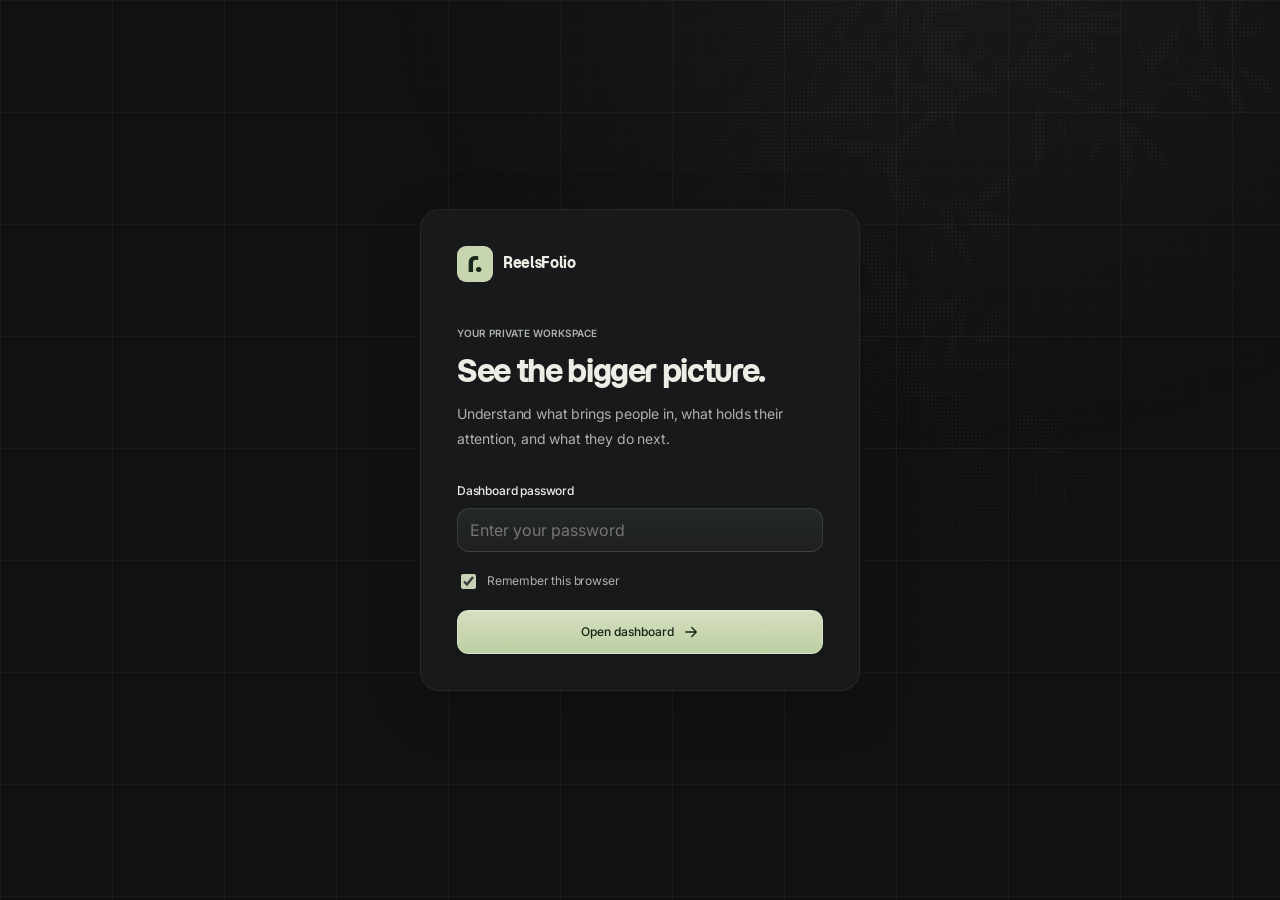
<file: analytics.html>
<!DOCTYPE html>
<html lang="en">
<head>
    <meta charset="UTF-8">
    <meta name="viewport" content="width=device-width, initial-scale=1, viewport-fit=cover">
    <meta name="robots" content="noindex, nofollow">
    <meta name="theme-color" content="#101112">
    <title>Analytics · ReelsFolio</title>
    <link rel="preconnect" href="https://fonts.googleapis.com">
    <link rel="preconnect" href="https://fonts.gstatic.com" crossorigin>
    <link href="https://fonts.googleapis.com/css2?family=Inter:wght@400..700&family=Momo+Trust+Display&display=swap" rel="stylesheet">
    <link rel="stylesheet" href="analytics-dashboard.css?v=29">
    <script defer src="analytics-select.js?v=13"></script>
    <script defer src="analytics-dashboard.js?v=36"></script>
</head>
<body>
    <div class="analytics-environment" aria-hidden="true"><div class="environment-light"></div><div class="environment-foliage"></div></div>
    <main class="gate" id="gate"><section class="gate-card">
        <a class="gate-brand" href="./index.html"><span class="brand-mark">r.</span> ReelsFolio</a>
        <p class="eyebrow">Your private workspace</p><h1>See the bigger picture.</h1>
        <p class="muted">Understand what brings people in, what holds their attention, and what they do next.</p>
        <form id="gateForm">
            <div><label class="field-label" for="tokenInput">Dashboard password</label><input id="tokenInput" type="password" autocomplete="current-password" required placeholder="Enter your password"></div>
            <label class="check"><input id="remember" type="checkbox" checked>Remember this browser</label>
            <button class="primary" id="unlockBtn" type="submit">Open dashboard <svg class="ui-icon" viewBox="0 0 24 24" aria-hidden="true"><path d="M5 12h14m-6-6 6 6-6 6"/></svg></button><p class="error-text" id="gateError" role="alert"></p>
        </form>
    </section></main>
    <div id="app" hidden>
        <a class="skip-link" href="#dashboardContent">Skip to content</a>
        <aside class="sidebar">
            <a class="workspace-brand" href="#overview" data-go="overview"><span class="brand-mark">r.</span><span>ReelsFolio<small>Analytics workspace</small></span></a>
            <p class="nav-label">Workspace</p>
            <nav class="dashboard-nav" id="viewNav" aria-label="Analytics">
                <a href="#overview" aria-current="page" data-view="overview"><svg class="ui-icon" viewBox="0 0 24 24" aria-hidden="true"><rect x="3" y="3" width="7" height="7" rx="1.5"/><rect x="14" y="3" width="7" height="7" rx="1.5"/><rect x="3" y="14" width="7" height="7" rx="1.5"/><rect x="14" y="14" width="7" height="7" rx="1.5"/></svg><span>Overview</span></a>
                <a href="#projects" data-view="projects"><svg class="ui-icon" viewBox="0 0 24 24" aria-hidden="true"><rect x="3" y="4" width="18" height="16" rx="3"/><path d="m10 8 6 4-6 4Z"/></svg><span>Projects</span></a>
                <a href="#visits" data-view="visits"><svg class="ui-icon" viewBox="0 0 24 24" aria-hidden="true"><path d="M16 21v-2a4 4 0 0 0-4-4H6a4 4 0 0 0-4 4v2m20 0v-2a4 4 0 0 0-3-3.87M16 3.13a4 4 0 0 1 0 7.75"/><circle cx="9" cy="7" r="4"/></svg><span>Visitors</span></a>
                <a href="#traffic" data-view="traffic"><svg class="ui-icon" viewBox="0 0 24 24" aria-hidden="true"><path d="M12 21V3m-5 5 5-5 5 5M5 21v-4a7 7 0 0 1 7-7m7 11v-4a7 7 0 0 0-7-7"/></svg><span>Traffic</span></a>
            </nav>
            <div class="sidebar-bottom"><a class="portfolio-link" href="./index.html" target="_blank" rel="noopener">Open portfolio <svg class="ui-icon" viewBox="0 0 24 24" aria-hidden="true"><path d="M7 17 17 7M7 7h10v10"/></svg></a><button id="lockBtn" class="lock-button">Lock workspace <svg viewBox="0 0 24 24" aria-hidden="true"><rect x="5" y="10" width="14" height="11" rx="2"/><path d="M8 10V7a4 4 0 0 1 8 0v3"/></svg></button><div class="workspace-owner"><span class="avatar">VS</span><span>Vibhore Singhal<small>Personal workspace</small></span></div></div>
        </aside>
        <div class="workspace">
            <header class="topbar"><div class="mobile-brand"><span class="brand-mark">r.</span><span>ReelsFolio <small>Analytics</small></span></div><div class="breadcrumb">Workspace <span aria-hidden="true">/</span> <span id="breadcrumb">Overview</span></div><div class="header-actions"><span class="freshness" id="freshness" role="status">Loading dashboard…</span><button class="soft-button" id="refreshBtn" aria-label="Refresh analytics"><svg class="ui-icon" viewBox="0 0 24 24" aria-hidden="true"><path d="M3 11a9 9 0 0 1 15.5-6L21 8M21 3v5h-5M21 13A9 9 0 0 1 5.5 19L3 16m0 5v-5h5"/></svg><span>Refresh</span></button><button class="icon-button mobile-lock" id="lockMobile" aria-label="Lock workspace"><svg class="ui-icon" viewBox="0 0 24 24" aria-hidden="true"><rect x="5" y="10" width="14" height="11" rx="2"/><path d="M8 10V6a4 4 0 0 1 8 0v4"/></svg></button></div></header>
            <main class="dashboard-content" id="dashboardContent" tabindex="-1" aria-busy="false">
                <div class="page-heading"><div><h1 id="pageTitle">Overview</h1><p class="page-description sr-only" id="pageDescription">The story behind your portfolio.</p></div></div>
                <div class="filter-anchor" id="filterAnchor" aria-hidden="true"></div>
                <div class="filter-bar"><div class="ranges" id="ranges" role="group" aria-label="Date range"><button data-range="today" aria-pressed="false">Today</button><button data-range="7d" aria-pressed="true">7 days</button><button data-range="30d" aria-pressed="false">30 days</button><button data-range="all" aria-pressed="false">All time</button></div><div class="traffic-scope-control"><button id="excludeLocal" class="scope-switch" type="button" role="switch" aria-checked="true" aria-describedby="localScopeHelp"><span class="switch-track" aria-hidden="true"></span><span>Exclude local visits</span></button><span id="localScopeHelp" class="sr-only">Excludes visits with a localhost or loopback landing URL or referrer, across every section and comparison.</span></div><div class="period-meta"><p class="period-context" id="periodContext"></p></div></div>
                <div class="banner" id="errorBanner" role="alert" hidden><p id="errorMessage"></p><button class="soft-button" id="retryBtn">Try again</button></div>
                <div id="initialLoading" hidden role="status" aria-label="Loading dashboard"><div class="kpis"><div class="skeleton"></div><div class="skeleton"></div><div class="skeleton"></div><div class="skeleton"></div></div></div>
                <section class="view" id="view-overview" aria-label="Overview">
                    <p id="overviewSubtitle" class="sr-only"></p><div class="kpis" id="kpis"></div>
                    <div class="overview-grid"><section class="card trend-card"><div class="card-head"><div><h2>Visitor activity</h2></div></div><div id="chart"></div></section><section class="card pulse-card"><div class="card-head"><h2>At a glance</h2><span class="small-mark"><svg class="ui-icon" viewBox="0 0 24 24" aria-hidden="true"><path d="M7 17 17 7M7 7h10v10"/></svg></span></div><div id="insights"></div></section></div>
                    <div class="overview-grid equal"><section class="card"><div class="card-head"><div><h2>Standout projects</h2></div><button class="text-button" data-go="projects">All projects <svg class="ui-icon" viewBox="0 0 24 24" aria-hidden="true"><path d="M5 12h14m-6-6 6 6-6 6"/></svg></button></div><div id="topProjects"></div></section><section class="card"><div class="card-head"><div><h2>Recent visitors</h2></div><button class="text-button" data-go="visits">All visitors <svg class="ui-icon" viewBox="0 0 24 24" aria-hidden="true"><path d="M5 12h14m-6-6 6 6-6 6"/></svg></button></div><div id="recentVisitors"></div></section></div>

                </section>
                <section class="view" id="view-projects" aria-label="Projects" hidden>
                    <div class="section-intro"><div><h2>Project performance</h2></div><label class="inline-field" for="projectSort">Sort by<select id="projectSort"><option value="website">Website order</option><option value="likes">Total likes</option><option value="seconds">Watch time</option><option value="views">Views</option><option value="average">Watch / view</option></select></label></div>
                    <div class="card table-card"><div class="table-scroll" role="region" aria-label="Project performance metrics"><table class="project-table"><thead><tr><th scope="col">Project</th><th scope="col">Views</th><th scope="col" id="projectLikesHeading">Total likes</th><th scope="col">Watch time</th><th scope="col">Watch / view</th><th scope="col">Watch share</th></tr></thead><tbody id="projects"></tbody></table></div></div>

                </section>
                <section class="view" id="view-visits" aria-label="Visitors" hidden>
                    <div class="visitor-summary" id="visitorSummary"></div>
                    <section class="card visitor-browser" aria-label="Browse visitors">
                        <div class="visitor-filters"><label class="search-field"><svg class="ui-icon" viewBox="0 0 24 24" aria-hidden="true"><circle cx="10.5" cy="10.5" r="7.5"/><path d="m16 16 5 5"/></svg><span class="sr-only">Search visitors, projects or sources</span><input id="visitorSearch" type="search" placeholder="Search visitors, projects, sources…" autocomplete="off"><button class="search-clear" id="clearSearch" type="button" aria-label="Clear search" hidden><svg class="ui-icon" viewBox="0 0 24 24" aria-hidden="true"><path d="m6 6 12 12M6 18 18 6"/></svg></button></label><label><span class="sr-only">Device</span><select id="deviceFilter"><option value="">All devices</option><option value="phone">Phone</option><option value="desktop">Desktop</option><option value="tablet">Tablet</option></select></label><label><span class="sr-only">Visit type</span><select id="visitType"><option value="">All visitors</option><option value="returning">Returning visitors</option><option value="active">Recently active</option></select></label></div>
                        <div class="visitor-context"><p id="visitCount" role="status"></p><div class="filter-chips" id="filterChips"></div><button id="clearFilters" class="text-button" aria-label="Clear all visitor filters" hidden>Reset</button></div>
                        <div class="visitor-columns" aria-hidden="true"><span id="visitorColumnLabel">Visitor / last visit</span><span>Projects explored</span><span>Source / device</span><span>Visits</span></div>
                        <div class="visit-list" id="visits"></div><div class="list-footer"><p class="sr-only" id="visitScope"></p><button class="soft-button" id="loadMore" hidden>Show more visitors</button></div>
                    </section>

                </section>
                <section class="view" id="view-traffic" aria-label="Traffic" hidden>
                    <div class="overview-grid equal"><section class="card"><div class="card-head traffic-card-head"><span class="traffic-section-icon" aria-hidden="true"><svg class="ui-icon" viewBox="0 0 24 24"><path d="M18 6 6 18M6 7v11h11"/></svg></span><div><h2>Sources</h2></div></div><div id="sources"></div></section><section class="card"><div class="card-head traffic-card-head"><span class="traffic-section-icon outgoing" aria-hidden="true"><svg class="ui-icon" viewBox="0 0 24 24"><path d="M6 18 18 6M7 6h11v11"/></svg></span><div><h2>Link clicks</h2></div></div><div id="outbound"></div></section></div>

                </section>

            </main>
        </div>
    </div>
    <dialog class="visit-dialog" id="visitDialog" aria-labelledby="visitHeading"><div class="dialog-top"><div><p class="eyebrow">Visitor journey</p><h2 id="visitHeading">Visitor details</h2></div><div class="drawer-actions"><button class="icon-button" id="previousGuest" aria-label="Previous visitor"><svg class="ui-icon" viewBox="0 0 24 24" aria-hidden="true"><path d="M19 12H5m6-6-6 6 6 6"/></svg></button><button class="icon-button" id="nextGuest" aria-label="Next visitor"><svg class="ui-icon" viewBox="0 0 24 24" aria-hidden="true"><path d="M5 12h14m-6-6 6 6-6 6"/></svg></button><button class="icon-button" id="closeVisit" aria-label="Close visitor details"><svg class="ui-icon" viewBox="0 0 24 24" aria-hidden="true"><path d="m6 6 12 12M6 18 18 6"/></svg></button></div></div><div class="dialog-content" id="visitDetail"></div></dialog>
</body>
</html>
</file>
<file: environment-production.css>
/* Frozen olive-bough environment. Exact chosen settings: environment-default.json.
   No scene picker, unused masks, secondary canopy, aperture extensions, or fade work. */
:root[data-production-environment] {
    --bg-light-opacity: .32;
    --bg-light-rgb: 255 224 183;
    --bg-light-softness: 12px;
    --bg-light-x: 54%;
    --bg-light-y: 14%;
    --bg-light-spread-x: 86%;
    --bg-light-spread-y: 142%;
    --bg-light-blend: soft-light;
    --bg-window-x: 0px;
    --bg-window-y: 0px;
    --bg-window-scale: 1;
    --bg-window-rotation: -17deg;
    --bg-window-skew: 1.5deg;
    --bg-window-frame-width: 36px;
    --bg-window-shadow-opacity: .55;
    --bg-window-shadow-rgb: 38 29 18;
    --bg-window-bar-x: 47%;
    --bg-window-bar-y: 52%;
    --bg-tree-scale: .59;
    --bg-plant-width-scale: .99;
    --bg-plant-height-scale: 1;
    --bg-plant-softness: 55.5px;
    --bg-foliage-rgb: 31 27 20;
    --bg-foliage-shadow-opacity: .9;
    --bg-left-leaf-opacity: 1;
    --bg-window-left-leaf-x: -3%;
    --bg-window-left-leaf-y: -14%;
    --bg-left-leaf-rotation: 3deg;
    --bg-light-motion-amount: 56px;
    --bg-light-motion-rotation: 4.4deg;
    --bg-light-motion-speed: 5s;
    --bg-motion-easing: cubic-bezier(0.37, 0, 0.63, 1);
}
.bg-grid-cutting-mat {
    position: absolute;
    inset: 0;
    width: 100%;
    height: 100%;
    z-index: 1;
    pointer-events: none;
    mix-blend-mode: soft-light;
    animation: grid-loading-enter 900ms cubic-bezier(0.22, 1, 0.36, 1) both;
}
@keyframes grid-loading-enter {
    from { opacity: 0; }
    to { opacity: 1; }
}
/* Loading light follows the existing grid lines, without illuminating the cells. */
.grid-loading-highlight {
    opacity: 0;
    transition: opacity 240ms ease-out;
}
.grid-loading-band {
    animation: grid-loading-sweep 4.05s cubic-bezier(0.37, 0, 0.63, 1) 600ms infinite both;
    animation-play-state: paused;
}
body.initial-media-pending .grid-loading-highlight {
    animation: grid-loading-arrive 400ms ease-out 600ms both;
}
body.initial-media-pending .grid-loading-band { animation-play-state: running; }
@keyframes grid-loading-arrive {
    from { opacity: 0; }
    to { opacity: 0.9; }
}
@keyframes grid-loading-sweep {
    0% { transform: translate(0, 0); }
    96%, 100% { transform: translate(var(--grid-shimmer-travel-x), var(--grid-shimmer-travel-y)); }
}
@media (prefers-reduced-motion: reduce) {
    .bg-grid-cutting-mat { animation: none; }
    .grid-loading-band { animation: none; transform: translate(calc(var(--grid-shimmer-travel-x) * 0.4), calc(var(--grid-shimmer-travel-y) * 0.4)); }
    body.initial-media-pending .grid-loading-highlight { animation: none; opacity: 0.18; }
    .grid-loading-highlight { transition: none; }
}

.bg-light-texture { position: absolute; pointer-events: none; }
        :root[data-bg-light-pattern="window-foliage"] .bg-light-texture {
            inset: 3% -8% 1% 12%;
            overflow: hidden;
            background:
                linear-gradient(
                    90deg,
                    transparent calc(var(--bg-window-bar-x, 36%) - var(--bg-window-frame-width)),
                    rgb(var(--bg-window-shadow-rgb, 38 29 18) / var(--bg-window-shadow-opacity)) calc(var(--bg-window-bar-x, 36%) - var(--bg-window-frame-width)),
                    rgb(var(--bg-window-shadow-rgb, 38 29 18) / var(--bg-window-shadow-opacity)) calc(var(--bg-window-bar-x, 36%) + var(--bg-window-frame-width)),
                    transparent calc(var(--bg-window-bar-x, 36%) + var(--bg-window-frame-width))
                ),
                linear-gradient(
                    0deg,
                    transparent calc(var(--bg-window-bar-y, 52%) - var(--bg-window-frame-width)),
                    rgb(var(--bg-window-shadow-rgb, 38 29 18) / var(--bg-window-shadow-opacity)) calc(var(--bg-window-bar-y, 52%) - var(--bg-window-frame-width)),
                    rgb(var(--bg-window-shadow-rgb, 38 29 18) / var(--bg-window-shadow-opacity)) calc(var(--bg-window-bar-y, 52%) + var(--bg-window-frame-width)),
                    transparent calc(var(--bg-window-bar-y, 52%) + var(--bg-window-frame-width))
                ),
                rgb(var(--bg-light-rgb));
            clip-path: polygon(4% 0, 92% 9%, 100% 93%, 0 100%);
            transform:
                translate3d(var(--bg-window-x), var(--bg-window-y), 0)
                rotate(var(--bg-window-rotation))
                skewY(var(--bg-window-skew, 1.5deg))
                scale(var(--bg-window-scale))
                scale(var(--bg-window-width-scale, 1), var(--bg-window-height-scale, 1));
            transform-origin: 50% 50%;
        }


:root[data-production-environment] .bg-light-texture::before { content: none; }
:root[data-production-environment] .bg-light-texture::after {
    content: '';
    position: absolute;
    width: calc(97.222vw * var(--bg-tree-scale) * var(--bg-plant-width-scale));
    height: calc(97.222vw * var(--bg-tree-scale) * var(--bg-plant-height-scale));
    right: var(--bg-window-left-leaf-x);
    bottom: var(--bg-window-left-leaf-y);
    background: rgb(var(--bg-foliage-rgb) / var(--bg-foliage-shadow-opacity));
    filter: blur(var(--bg-plant-softness));
    opacity: var(--bg-left-leaf-opacity);
    scale: -1 1;
    rotate: calc(var(--bg-left-leaf-rotation) * -1);
    transform-origin: 50% 50%;
    mask: var(--bg-tree-mask, none) center / 100% 100% no-repeat;
    mask-mode: alpha;
    animation: window-plant-sway var(--bg-light-motion-speed) var(--bg-motion-easing) infinite alternate;
    will-change: transform;
}
        @keyframes window-plant-sway {
            0% {
                transform: translate3d(calc(var(--bg-light-motion-amount) * -0.3), 0, 0)
                    rotate(calc(var(--bg-light-motion-rotation) * -0.55));
            }
            52% {
                transform: translate3d(calc(var(--bg-light-motion-amount) * 0.12), calc(var(--bg-light-motion-amount) * -0.16), 0)
                    rotate(calc(var(--bg-light-motion-rotation) * 0.22));
            }
            100% {
                transform: translate3d(calc(var(--bg-light-motion-amount) * 0.38), 0, 0)
                    rotate(calc(var(--bg-light-motion-rotation) * 0.62));
            }
        }


:root[data-production-environment] .bg-light-shader {
    opacity: 0;
    transition: opacity 240ms ease-out;
}
:root[data-production-environment][data-environment-ready] .bg-light-shader { opacity: var(--bg-light-opacity); }
:root[data-production-environment]:not([data-environment-ready]) .bg-light-texture::after,
:root[data-environment-paused] .bg-light-texture::after { animation-play-state: paused; }
@media (min-width: 601px) {
    :root[data-production-environment][data-environment-ready] { --bg-tree-mask: url("assets/environment/olive-bough.webp"); }
}
@media (max-width: 600px) {
    :root[data-production-environment] .bg-light-texture::after { content: none; will-change: auto; }
}
@media (prefers-reduced-motion: reduce) {
    :root[data-production-environment] .bg-light-texture::after { animation: none; will-change: auto; }
    :root[data-production-environment] .bg-light-shader { transition: none; }
}
</file>
<file: volume-control.css>
/* Reuse the reel controls' surface and visibility states, without moving the stack. */
.control-bar { display: none !important; }
#fixedNavArrows #volumeControl {
    position: absolute;
    top: var(--volume-offset, 0px);
    left: 0;
    right: auto;
    width: 48px;
    height: 48px;
    margin: 0;
    padding: 0;
    border-radius: 999px;
    display: flex;
    flex-direction: row;
    justify-content: flex-start;
    overflow: hidden;
    color: #f4efe6;
    cursor: default;
    transform: none;
    transition: width 0.32s cubic-bezier(0.22, 1, 0.36, 1), opacity 0.4s ease, visibility 0s linear 0.4s !important;
}
#fixedNavArrows #volumeControl:not([data-positioned]),
#fixedNavArrows #volumeControl[data-frame-pending] {
    opacity: 0 !important;
    visibility: hidden !important;
    pointer-events: none !important;
}
#fixedNavArrows #volumeControl.is-expanded { width: 208px; }
#volumeControl .volume-toggle {
    display: grid;
    place-items: center;
    flex: 0 0 48px;
    width: 48px;
    height: 48px;
    padding: 0;
    border: 0;
    border-radius: 50%;
    background: transparent;
    color: inherit;
    cursor: pointer;
    touch-action: manipulation;
    -webkit-tap-highlight-color: transparent;
    transition: background 0.16s ease, box-shadow 0.16s ease, transform 0.16s ease;
}
#volumeControl .volume-toggle:active {
    transform: scale(0.94);
    background: rgba(0, 0, 0, 0.18);
    box-shadow: inset 0 3px 7px #0005, inset 0 -1px 0 #fff2;
}
#fixedNavArrows #volumeControl .volume-toggle svg {
    width: 22px;
    height: 22px;
    fill: currentColor;
    stroke: none;
    filter: drop-shadow(0 1px 1px #0005);
    animation: none;
}
#volumeControl .volume-slider-wrap {
    flex: 0 0 160px;
    box-sizing: border-box;
    display: flex;
    align-items: center;
    padding: 0 20px 0 12px;
    height: 48px;
    opacity: 0;
    visibility: hidden;
    transition: opacity 0.18s ease, visibility 0s linear 0.18s;
}
#volumeControl.is-expanded .volume-slider-wrap {
    opacity: 1;
    visibility: visible;
    transition: opacity 0.22s ease 0.07s, visibility 0s;
}
#videoVolume {
    --volume-fill: 0%;
    appearance: none;
    -webkit-appearance: none;
    width: 100%;
    height: 32px;
    margin: 0;
    padding: 0;
    cursor: pointer;
    touch-action: none;
    background: transparent;
}
#videoVolume::-webkit-slider-runnable-track {
    height: 3px;
    border-radius: 3px;
    background: linear-gradient(to right, #f4efe6 var(--volume-fill), #f4efe638 var(--volume-fill));
}
#videoVolume::-moz-range-track { height: 3px; border-radius: 3px; background: #f4efe638; }
#videoVolume::-moz-range-progress { height: 3px; border-radius: 3px; background: #f4efe6; }
#videoVolume::-webkit-slider-thumb {
    appearance: none;
    -webkit-appearance: none;
    width: 16px;
    height: 16px;
    margin-top: -6.5px;
    border: 0;
    border-radius: 50%;
    background: #f4efe6;
    box-shadow: 0 2px 5px #0005;
}
#videoVolume::-moz-range-thumb {
    width: 16px; height: 16px; border: 0; border-radius: 50%;
    background: #f4efe6; box-shadow: 0 2px 5px #0005;
}
#volumeControl .volume-toggle:focus-visible { outline: 2px solid #f4efe6; outline-offset: -5px; }
#videoVolume:focus-visible { outline: 1px solid #f4efe6; outline-offset: 3px; border-radius: 4px; }
body.desktop-fullscreen-mode #fixedNavArrows #volumeControl { display: none !important; }
@media (max-width: 600px), (hover: none), (pointer: coarse) {
    #fixedNavArrows #volumeControl.is-expanded { width: 48px; }
    #volumeControl .volume-slider-wrap { display: none; }
}
@media (prefers-reduced-motion: reduce) {
    #fixedNavArrows #volumeControl,
    #volumeControl .volume-slider-wrap,
    #volumeControl .volume-toggle { transition: none !important; }
}
</file>
<file: dither-background.css>
/* A separate, reversible treatment of the existing per-video background. */
.dither-background {
    position: absolute;
    inset: 0;
    width: 100%;
    height: 100%;
    z-index: 0;
    pointer-events: none;
    opacity: 0;
    transition: opacity 900ms cubic-bezier(.22, 1, .36, 1);
    image-rendering: pixelated;
    color: var(--active-bg-color, #091a12);
}
:root[data-dither-active] .dither-background { opacity: 1; }
:root[data-dither-active] .bg-light-shader,
:root[data-dither-active] .bg-grain { display: none; }
:root[data-dither-active] .bg-light-texture::after { animation-play-state: paused; }
:root[data-dither-active]:not([data-dither-grid]) .bg-grid-cutting-mat { visibility: hidden; }
:root[data-dither-active] .bg-layer::after { content: none; }
:root[data-dither-starting] .bg-light-shader { visibility: hidden; }
/* Start with the base mat, then reveal the completed dither once. Don't flash
   the fallback grain or a second light treatment while its mask is decoding. */
body.initial-media-pending .bg-grain,
body.initial-media-pending .bg-light-shader,
:root[data-dither-starting] .bg-grain { visibility: hidden; }
:root[data-dither-starting] .grid-loading-highlight,
:root[data-dither-active] .grid-loading-highlight { display: none; }
/* The shared color property already interpolates; avoid a second delayed fade. */
:root .bg-layer { transition: none; }
/* Normal blending keeps the etched lines readable in dark video palettes.
   SVG opacity still distinguishes minor lines, major lines, and guide labels. */
:root .bg-grid-cutting-mat { mix-blend-mode: normal; opacity: var(--mat-grid-opacity, .29); animation-name: dither-mat-enter; }
@keyframes dither-mat-enter {
    from { opacity: 0; }
    to { opacity: var(--mat-grid-opacity, .29); }
}
/* Recolor painted lines only: gradient fills inside loading masks and pointer
   highlights must keep their SVG paint servers. */
.bg-grid-cutting-mat > g[stroke^="#"] { stroke: var(--mat-line-color, #f2dbcf); }
.bg-grid-cutting-mat > g[fill^="#"] { fill: var(--mat-line-color, #f2dbcf); }
body.initial-media-pending .background-controller,
body.initial-media-pending #grid-glow-studio { visibility: hidden; pointer-events: none; }

.background-controller {
    position: fixed;
    top: max(22px, env(safe-area-inset-top));
    right: max(24px, env(safe-area-inset-right));
    z-index: 11500;
    color: #f3f5f4;
    font: 12px/1.5 'Inter', sans-serif;
}
.background-controller button,
.background-controller input,
.background-controller select { font: inherit; }
.background-launcher {
    display: flex;
    align-items: center;
    gap: 9px;
    min-height: 40px;
    padding: 0 14px;
    margin-left: auto;
    color: #e1e6e3;
    border: 1px solid #ffffff26;
    border-radius: 999px;
    background: #101613e6;
    box-shadow: 0 4px 20px #00000026, inset 0 1px #ffffff0a;
    cursor: pointer;
    transition: background 160ms ease, border-color 160ms ease;
}
.background-launcher:hover,
.background-launcher[aria-expanded="true"] { background: #202823; border-color: #ffffff45; }
.background-launcher svg { width: 16px; height: 16px; }
.background-status-dot { width: 5px; height: 5px; border-radius: 50%; background: #68726c; }
:root[data-dither-active] .background-status-dot { background: #bfd9c6; box-shadow: 0 0 7px #bddcc478; }
.background-panel {
    width: 332px;
    max-width: calc(100vw - 32px);
    margin-top: 10px;
    padding: 20px;
    border: 1px solid #ffffff24;
    border-radius: 18px;
    background: #101613;
    box-shadow: 0 18px 64px #0007, inset 0 1px #ffffff09;
    max-height: calc(100dvh - 100px);
    overflow-y: auto;
    overscroll-behavior: contain;
    scrollbar-width: thin;
}
.background-controller [hidden] { display: none !important; }
.background-panel-header { display: flex; align-items: flex-start; justify-content: space-between; gap: 12px; margin-bottom: 20px; }
.background-panel h2 { font-size: 14px; line-height: 1.4; font-weight: 600; letter-spacing: -.2px; }
.background-panel p { font-size: 11px; line-height: 1.6; color: #9ea9a2; margin-top: 4px; }
.background-close {
    display: grid; place-items: center; flex: none; width: 28px; height: 28px;
    margin: -4px -5px 0 0; color: #b2bcb5; border: 0; border-radius: 50%; background: transparent; cursor: pointer;
}
.background-close:hover { background: #ffffff12; color: white; }
.background-close svg { width: 15px; height: 15px; }
.background-view-switch { display: flex; gap: 4px; padding: 4px; border: 1px solid #ffffff12; border-radius: 10px; background: #080e0b; margin: -3px 0 20px; }
.background-view-switch button { flex: 1; padding: 8px 5px; border: 1px solid transparent; border-radius: 7px; background: transparent; color: #9daa9f; font-size: 11px; cursor: pointer; }
.background-view-switch button[aria-pressed="true"] { background: #26362c; color: #e6f2e9; border-color: #b2d2bc30; box-shadow: 0 1px 4px #0003; }
.background-panel .background-shared-note { margin: -6px 0 17px; }
.section-color-settings { min-width: 0; border: 0; padding: 0; margin: 0; }
.section-color-context { position: sticky; top: -20px; z-index: 3; margin: -8px -1px 0; padding: 8px 1px 10px; background: #101613; }
.section-color-select-label { display: flex; justify-content: space-between; margin-bottom: 7px; font-size: 11px; color: #c5d2c9; }
.section-color-count { color: #8ea596; font-variant-numeric: tabular-nums; }
.section-color-navigation { display: flex; gap: 6px; }
.section-color-navigation select { flex: 1; width: 0; min-width: 0; min-height: 36px; padding: 7px; border: 1px solid #ffffff24; border-radius: 7px; color: #e2eee5; background: #1b2720; text-overflow: ellipsis; cursor: pointer; color-scheme: dark; }
.section-color-navigation button { flex: none; width: 29px; min-height: 36px; border: 1px solid #ffffff1c; border-radius: 7px; background: #ffffff04; color: #d3dfd6; font-size: 22px; line-height: 1; cursor: pointer; }
.section-color-navigation button:hover:enabled { background: #ffffff12; }
.section-color-navigation button:disabled { opacity: .25; cursor: default; }
.background-panel .section-color-intro { margin: 7px 0 17px; font-size: 10px; }
.section-color-link { margin: 10px 0 0; }
.background-panel .section-linked-note { margin: 12px 0; color: #a8b9ad; }
.section-edit-intro { display: block; margin: 14px 0 4px; padding: 8px 11px; border: 1px solid #b2d2bc45; border-radius: 7px; background: #aecab510; color: #dfebe2; cursor: pointer; }
.section-edit-intro:hover { background: #aecab520; }
.section-color-group { border-top: 1px solid #ffffff12; padding-top: 16px; margin-top: 16px; }
.section-color-group h3 { margin-bottom: 12px; }
.section-color-swatch { display: flex; align-items: center; justify-content: space-between; gap: 12px; margin: 0 0 14px; cursor: pointer; }
.section-color-chip { display: flex; align-items: center; gap: 8px; }
.section-color-chip output { font: 10px/1.4 ui-monospace, monospace; color: #a8b5ac; }
.section-color-chip input { appearance: none; -webkit-appearance: none; width: 31px; height: 26px; padding: 3px; background: #ffffff05; border: 1px solid #ffffff40; border-radius: 6px; cursor: pointer; color-scheme: dark; }
.section-color-chip input::-webkit-color-swatch-wrapper { padding: 0; }
.section-color-chip input::-webkit-color-swatch { border: 0; border-radius: 3px; }
.section-color-chip input::-moz-color-swatch { border: 0; border-radius: 3px; }
.section-color-group .background-switch-row { margin-bottom: 18px; }
.section-color-group .background-range:last-of-type { margin-bottom: 0; }
.background-panel .section-glow-note, .background-panel .section-mat-note { font-size: 10px; margin: 7px 0 0; }
.section-color-reset { margin-top: 18px; padding: 6px 0; border: 0; background: transparent; color: #d3dfd6; font-size: 11px !important; cursor: pointer; text-decoration: underline; text-underline-offset: 3px; }
.section-color-reset:disabled { opacity: .4; cursor: default; text-decoration: none; }
.background-panel .section-color-save { margin-top: 6px; font-size: 10px; color: #8ea596; }
.background-switch-row { display: flex; align-items: center; justify-content: space-between; gap: 12px; }
.background-switch-row label { cursor: pointer; }
.background-switch {
    appearance: none; -webkit-appearance: none; flex: none;
    width: 36px; height: 22px; border: 1px solid #ffffff30; border-radius: 20px;
    background: #363e38; cursor: pointer; position: relative;
    transition: background 160ms ease;
}
.background-switch::before {
    content: ''; position: absolute; width: 14px; height: 14px; left: 3px; top: 3px;
    border-radius: 50%; background: #c1c7c3; transition: transform 160ms ease;
}
.background-switch:checked { background: #c7deca; border-color: #c7deca; }
.background-switch:checked::before { background: #233c2c; transform: translateX(14px); }
.background-options { border: 0; margin-top: 19px; padding: 19px 0 0; border-top: 1px solid #ffffff12; min-width: 0; }
.background-options:disabled { opacity: .4; }
.background-options:disabled input { cursor: default; }
.background-options:disabled button { cursor: default; }
.background-mat-options { border: 0; min-width: 0; }
.background-mat-options .background-range { margin: 14px 0 0; }
.background-mat-options input:disabled { opacity: .4; cursor: default; }
.background-look-grid { display: grid; grid-template-columns: 1fr 1fr; gap: 8px; }
.background-look {
    display: flex; align-items: center; gap: 8px; min-width: 0;
    padding: 9px; min-height: 46px; border-radius: 9px; border: 1px solid #ffffff18;
    background: #ffffff03; color: #b7c4bb; text-align: left; cursor: pointer;
    transition: border-color 150ms ease, background 150ms ease;
}
.background-look:hover { border-color: #ffffff3a; background: #ffffff08; }
.background-look[aria-pressed="true"] { border-color: #b2d2bc8c; color: #ebf6ee; background: #aecab510; }
.background-look-art { width: 26px; height: 26px; flex: none; border-radius: 5px; overflow: hidden; background-color: #15241c; }
.background-look-art-veil { background-image: repeating-linear-gradient(120deg, transparent, #95b9a0 5px, #284133 8px, #15241c 13px); }
.background-look-art-drift { background-image: radial-gradient(ellipse at 25% 25%, #95b9a0, #365e4677 40%, transparent 65%), radial-gradient(ellipse at 90% 90%, #749c81, transparent 70%); }
.background-look-art-water { background-image: repeating-radial-gradient(ellipse at 5% 10%, transparent 0 5px, #9dc9ab 6px, transparent 8px 13px), repeating-radial-gradient(ellipse at 90% 90%, transparent 0 7px, #698e74 9px, transparent 11px); }
.background-look-art-contour { background-image: repeating-radial-gradient(ellipse at 0 0, transparent 0 3px, #8cae96 4px, transparent 5px 7px); }
.background-look-art-fluid { background-image: radial-gradient(ellipse at 30% 90%, #94b89e, transparent 60%), radial-gradient(ellipse at 100% 10%, #94b89e, transparent 60%); }
.background-look-art-foliage {
    background-color: #a5bd9e;
    background-image: linear-gradient(90deg, transparent 44%, #22372c 45% 53%, transparent 54%), linear-gradient(0deg, transparent 44%, #22372c 45% 53%, transparent 54%), radial-gradient(ellipse at 90% 70%, #203b2c 8%, transparent 60%);
    transform: rotate(-8deg) scale(.9);
}
.background-panel .background-look-description { margin: 9px 0 0; color: #a9b7ae; }
.background-composition-actions { display: flex; justify-content: space-between; margin: 4px 0 19px; gap: 16px; }
.background-composition-actions button { border: 0; padding: 5px 0; background: none; color: #d3dfd6; font-size: 11px; cursor: pointer; }
.background-composition-actions button:hover { color: white; text-decoration: underline; text-underline-offset: 3px; }
.background-panel h3 { font-size: 11px; font-weight: 600; letter-spacing: .02em; color: #e4eee7; margin: 0 0 12px; }
.background-foliage-controls > p { margin: -6px 0 14px; }
.background-dither-controls { border-top: 1px solid #ffffff12; margin-top: 18px; padding-top: 16px; }
.background-scene-preview { position: sticky; top: -20px; z-index: 2; margin: 0 -1px 18px; padding: 10px 1px 12px; background: #101613; border-bottom: 1px solid #ffffff12; }
.background-scene-preview figcaption { display: flex; align-items: center; justify-content: space-between; color: #d3dfd6; font-size: 11px; margin-bottom: 8px; }
.background-scene-preview figcaption span { color: #8b9e91; font-size: 10px; }
.background-scene-preview canvas { display: block; width: 100%; height: 154px; object-fit: contain; border-radius: 8px; background: #090f0b; }
.background-range { display: block; margin-bottom: 12px; }
.background-range-label { display: flex; align-items: baseline; justify-content: space-between; gap: 12px; }
.background-range output { color: #a8b5ac; font-size: 11px; font-variant-numeric: tabular-nums; }
.background-range input {
    appearance: none; -webkit-appearance: none; width: 100%; display: block;
    height: 26px; margin: 5px 0 0; cursor: pointer; background: transparent;
}
.background-range input::-webkit-slider-runnable-track { height: 3px; border-radius: 3px; background: #46534a; }
.background-range input::-moz-range-track { height: 3px; border-radius: 3px; background: #46534a; }
.background-range input::-webkit-slider-thumb { appearance: none; width: 12px; height: 12px; border-radius: 50%; background: #d4e5d7; margin-top: -4.5px; box-shadow: 0 1px 4px #0008; }
.background-range input::-moz-range-thumb { width: 12px; height: 12px; border: 0; border-radius: 50%; background: #d4e5d7; box-shadow: 0 1px 4px #0008; }
.background-fine-tuning { border-top: 1px solid #ffffff12; border-bottom: 1px solid #ffffff12; margin: 5px 0 15px; }
.background-fine-tuning summary { list-style: none; cursor: pointer; padding: 12px 0; color: #c5d2c9; display: flex; justify-content: space-between; }
.background-fine-tuning summary::-webkit-details-marker { display: none; }
.background-fine-tuning summary span { font-size: 16px; line-height: 18px; transition: transform 150ms ease; }
.background-fine-tuning[open] summary span { transform: rotate(45deg); }
.background-fine-tuning-content { padding-top: 6px; }
.background-panel-footer { border-top: 1px solid #ffffff12; margin-top: 20px; padding-top: 14px; display: flex; align-items: center; justify-content: space-between; gap: 10px; }
.background-panel-footer span { font-size: 10px; color: #9ea9a2; }
.background-export { display: flex; align-items: center; gap: 12px; margin-top: 18px; }
.background-copy, .background-retry { padding: 7px 11px; border: 1px solid #ffffff30; border-radius: 7px; background: #ffffff08; color: #dfebe2; cursor: pointer; }
.background-copy:hover, .background-retry:hover { border-color: #b2d2bc8c; background: #aecab510; }
.background-copy-status { font-size: 10px; color: #a9b7ae; }
.background-json { display: block; margin-top: 12px; font-size: 11px; color: #b7c4bb; }
.background-json textarea { display: block; width: 100%; margin: 7px 0; padding: 10px; border: 1px solid #ffffff30; border-radius: 7px; background: #090e0b; color: #d3dfd6; resize: vertical; font: 11px/1.5 ui-monospace, monospace; user-select: text; -webkit-user-select: text; }
.background-reset { padding: 5px 0 5px 8px; border: 0; background: transparent; color: #d3dfd6; cursor: pointer; font-size: 11px !important; }
.background-reset:hover { color: white; }
.background-controller :focus-visible { outline: 2px solid #d2e5d7; outline-offset: 4px; }
body.desktop-fullscreen-mode .background-controller { display: none; }
body.desktop-fullscreen-mode .dither-background { opacity: 0; }
@media (max-width: 600px) {
    /* Fade to the mobile video's black surround before intro classes expire. */
    :root body .bg-layer { opacity: 0; transition: opacity 700ms ease-in-out !important; }
    :root body.initial-media-pending .bg-layer,
    :root body.info-panel-open .bg-layer { opacity: 1; }
    .background-controller { top: max(12px, env(safe-area-inset-top)); right: 12px; }
    .background-launcher { min-height: 36px; padding: 0 11px; font-size: 11px; }
    .background-panel { padding: 18px; max-height: calc(100dvh - 135px); }
    .section-color-context { top: -18px; }
    /* Avoid mobile compositing over the controls when a live canvas is sticky. */
    .background-scene-preview { position: relative; top: auto; }
    .background-scene-preview canvas { height: 120px; }
}
@media (prefers-reduced-motion: reduce) {
    :root body .bg-layer { transition: none !important; }
    :root .bg-grid-cutting-mat { animation: none; }
    .dither-background, .background-launcher, .background-switch, .background-switch::before, .background-look, .background-fine-tuning summary span { transition: none; }
}
</file>
<file: analytics-dashboard.css>
:root {
    color-scheme: dark;
    --bg: #091a12; --surface: #10241a; --raised: #1c3426; --ink: #e7e6d6;
    --muted: #a5b3a1; --quiet: #8f9e8c; --line: #c3d1b51c; --accent: #c7d6ae;
    --accent-ink: #142216; --down: #e0a58c; --radius: 16px; --ease: cubic-bezier(.22,1,.36,1);
}
* { box-sizing: border-box; }
[hidden] { display: none !important; }
body { margin: 0; background: var(--bg); color: var(--ink); font: 14px/1.55 Inter, sans-serif; -webkit-font-smoothing: antialiased; }
button, input, select { font: inherit; color: inherit; }
button, select, summary { cursor: pointer; }
button, a, input, select, summary { touch-action: manipulation; }
button { -webkit-tap-highlight-color: transparent; }
button:disabled { opacity: .4; cursor: default; }
a { color: inherit; text-decoration: none; }
:focus-visible { outline: 2px solid var(--accent); outline-offset: 3px; }
h1,h2,h3,p { margin: 0; }
h1 { font-family: 'Momo Trust Display', Inter, sans-serif; font-size: 40px; line-height: 1.25; letter-spacing: -.035em; font-weight: 400; }
h2 { font-size: 17px; line-height: 1.4; font-weight: 600; letter-spacing: -.025em; }
h3 { font-size: 14px; font-weight: 600; }
svg { width: 18px; height: 18px; fill: none; stroke: currentColor; stroke-width: 1.65; stroke-linecap: round; stroke-linejoin: round; flex-shrink: 0; }
.muted,.note { color: var(--muted); }.note { font-size: 12px; margin-top: 4px; line-height: 1.6; }
.eyebrow { text-transform: uppercase; font-size: 10px; font-weight: 600; letter-spacing: .13em; color: var(--muted); }
.numeric { font-variant-numeric: tabular-nums; }
.sr-only { position: absolute; width: 1px; height: 1px; padding: 0; margin: -1px; overflow: hidden; clip: rect(0,0,0,0); white-space: nowrap; border: 0; }
.skip-link { position: fixed; top: -100px; left: 240px; z-index: 100; padding: 10px 20px; background: var(--ink); color: var(--accent-ink); }.skip-link:focus { top: 8px; }
.primary,.soft-button,.icon-button { display: inline-flex; align-items: center; justify-content: center; gap: 8px; min-height: 38px; padding: 8px 14px; border: 1px solid var(--line); border-radius: 8px; background: var(--surface); font-weight: 500; font-size: 12px; transition: background 150ms; }
.primary { color: var(--accent-ink); background: var(--accent); border-color: var(--accent); }
.primary:hover { background: #d2ddbd; }.soft-button:hover,.icon-button:hover { background: var(--raised); }
.icon-button { width: 36px; min-height: 36px; padding: 0; font-size: 19px; }
.text-button { display: inline-flex; align-items: center; justify-content: center; gap: 10px; padding: 8px 0 8px 8px; min-height: 38px; border: 0; background: none; color: var(--accent); font-size: 11px; font-weight: 500; white-space: nowrap; }
.text-button:hover { text-decoration: underline; text-underline-offset: 4px; }
input[type=password],select { min-height: 40px; padding: 8px 12px; border-radius: 8px; border: 1px solid var(--line); background: var(--surface); }
select { max-width: 100%; }input[type=password] { width: 100%; font-size: 16px; }
.brand-mark { display: grid; place-items: center; width: 36px; height: 36px; background: var(--accent); color: var(--accent-ink); font-size: 27px; line-height: 1; border-radius: 10px; font-weight: 500; letter-spacing: -.08em; padding: 0 3px 5px 0; flex-shrink: 0; }
.sidebar { position: fixed; inset: 0 auto 0 0; width: 216px; padding: 31px 18px 20px; border-right: 1px solid var(--line); display: flex; flex-direction: column; background: #0c1e15; z-index: 30; }
.workspace-brand { display: flex; align-items: center; gap: 11px; padding-inline: 6px; font-size: 15px; font-weight: 600; letter-spacing: -.03em; }
.workspace-brand small { display: block; font-size: 10px; color: var(--muted); font-weight: 400; letter-spacing: 0; margin-top: 1px; }
.nav-label { margin: 47px 12px 12px; font-size: 10px; letter-spacing: .09em; text-transform: uppercase; color: var(--quiet); }
.dashboard-nav { display: grid; gap: 5px; }
.dashboard-nav a { display: flex; align-items: center; gap: 11px; min-height: 44px; padding: 10px 13px; color: var(--muted); border-radius: 8px; font-size: 13px; font-weight: 500; }
.dashboard-nav a:hover { background: #1a3223; color: var(--ink); }
.dashboard-nav a[aria-current=page] { background: #283e2c; color: #e7e6d6; font-weight: 600; }
.sidebar-bottom { margin-top: auto; padding-top: 30px; }
.portfolio-link,.lock-button { display: flex; justify-content: space-between; width: 100%; padding: 11px 12px; color: var(--muted); font-size: 11px; border: 0; background: transparent; border-radius: 7px; }.portfolio-link:hover,.lock-button:hover { background: #1a3223; color: var(--ink); }
.workspace-owner { border-top: 1px solid var(--line); padding: 19px 6px 0; margin-top: 13px; display: flex; align-items: center; gap: 9px; font-size: 11px; font-weight: 500; }.workspace-owner small { display: block; color: var(--muted); font-size: 10px; font-weight: 400; }
.avatar { display: grid; place-items: center; width: 31px; height: 31px; background: #263d2a; color: #bdcaaa; border-radius: 50%; font-size: 10px; font-weight: 600; flex-shrink: 0; }
.workspace { margin-left: 216px; }
.topbar { height: 68px; padding: 0 40px; display: flex; justify-content: space-between; align-items: center; border-bottom: 1px solid var(--line); background: #0c2016; gap: 12px; }
.breadcrumb { display: flex; align-items: center; gap: 14px; font-size: 11px; color: var(--muted); }.breadcrumb span:last-child { color: var(--ink); }
.header-actions { display: flex; align-items: center; gap: 18px; }
.freshness { color: var(--muted); font-size: 10px; display: flex; align-items: center; gap: 6px; }.freshness::before { content: ''; width: 5px; height: 5px; border-radius: 50%; background: #bdcf9a; }
.dashboard-content { max-width: 1440px; padding: 32px 40px 0; margin: 0 auto; }
.page-heading { display: flex; justify-content: space-between; align-items: center; gap: 20px; margin-bottom: 25px; }.page-description { color: var(--muted); font-size: 14px; margin-top: 8px; }
.private-label { color: var(--quiet); font-size: 10px; white-space: nowrap; }.private-label span { color: #b6c690; font-size: 7px; padding-right: 4px; }
.filter-bar { position: sticky; top: 0; z-index: 10; background: var(--bg); display: flex; justify-content: space-between; align-items: center; gap: 16px; padding: 12px 0 19px; margin-bottom: 5px; border-bottom: 1px solid var(--line); }
.ranges { display: flex; border: 1px solid var(--line); border-radius: 8px; padding: 3px; background: #0b1d13; gap: 2px; }
.ranges button { min-height: 32px; padding: 6px 15px; border: 0; border-radius: 5px; background: none; color: var(--muted); font-size: 11px; font-weight: 500; }.ranges button:hover { color: var(--ink); }.ranges button[aria-pressed=true] { background: var(--surface); color: var(--ink); box-shadow: 0 1px 4px #00000033; }
.period-meta { text-align: right; font-size: 10px; color: var(--quiet); }.period-context { color: var(--muted); font-size: 11px; }.period-meta #timezoneLabel { margin-top: 3px; }
.view { padding-top: 20px; animation: view-in 200ms var(--ease); }
@keyframes view-in { from { opacity: 0; transform: translateY(4px); } to { opacity: 1; transform: none; } }
/* One audience summary, with supporting metrics at a quieter level. */
.kpis { display: grid; grid-template-columns: 1.25fr repeat(3,minmax(0,1fr)); gap: 0; margin-bottom: 24px; padding: 6px; background: var(--surface); border: 1px solid var(--line); border-radius: 22px; }
.metric { position: relative; min-width: 0; padding: 23px; background: none; border: 0; border-radius: 16px; text-align: left; transition: background 160ms; }
.metric:hover { background: #193623; }.metric:focus-visible { outline-offset: -3px; }
.metric + .metric::before { content: ''; position: absolute; top: 25px; bottom: 25px; left: 0; border-left: 1px solid var(--line); }.metric:nth-child(2)::before { display: none; }
.metric:first-child { background: radial-gradient(ellipse at 100% 0,#497a3d33,transparent 70%),#173e28; color: #e7e6d6; }
.metric:first-child:hover { background-color: #1c4a30; }
.metric-label { font-size: 12px; font-weight: 500; color: var(--muted); }
.metric-label::after { content: '↗'; position: absolute; right: 20px; top: 20px; font-size: 16px; color: #9baa8c; }
.metric-value { display: block; font-family: Inter,sans-serif; font-size: clamp(27px,2.5vw,36px); letter-spacing: -.055em; font-weight: 600; line-height: 1.2; margin: 18px 0 14px; }
.metric-caption { font-size: 11px; color: var(--muted); margin-top: 8px; }
.delta { display: inline-block; font-size: 11px; color: var(--muted); }.delta.up { color: #b2cd9a; }.delta.down { color: var(--down); }
.metric:first-child .metric-label,.metric:first-child .metric-caption { color: #c6d2b7; }
.metric:first-child .metric-label::after { color: #e1e6c7; width: 29px; height: 29px; top: 17px; right: 18px; border: 1px solid #bacd9f45; border-radius: 50%; display: grid; place-items: center; }
.metric:first-child .metric-value { color: #ede9d4; }
.metric:first-child .delta { color: #cbd7b5; }.metric:first-child .delta.up { color: #d0dfb1; }.metric:first-child .delta.down { color: #efb59b; }
.overview-grid { display: grid; grid-template-columns: minmax(0,1.9fr) minmax(240px,1fr); gap: 20px; margin-bottom: 20px; align-items: stretch; }.overview-grid.equal { grid-template-columns: repeat(2,minmax(0,1fr)); }
.card { background: var(--surface); border: 1px solid var(--line); border-radius: var(--radius); padding: 25px; min-width: 0; }
.card-head { display: flex; justify-content: space-between; align-items: center; gap: 10px; margin-bottom: 22px; }.card-head .eyebrow { margin-bottom: 13px; }
.chart-legend { display: flex; align-items: center; gap: 6px; font-size: 10px; color: var(--muted); }.chart-legend i { width: 7px; height: 7px; background: var(--accent); border-radius: 50%; }
.chart-readout { display: flex; align-items: baseline; gap: 8px; margin: 4px 0 14px; }.chart-readout strong { font-family: Inter,sans-serif; font-size: 32px; font-weight: 500; letter-spacing: -.04em; }.chart-readout span { font-size: 11px; color: var(--muted); }
.chart-plot { width: 100%; height: 190px; touch-action: pan-y; stroke-width: 0; }.chart-axis { display: flex; justify-content: space-between; color: var(--quiet); font-size: 10px; margin-top: 10px; }
.chart-slider { width: 100%; height: 20px; margin: 10px 0 0; accent-color: var(--accent); cursor: ew-resize; opacity: .55; }.chart-slider:hover,.chart-slider:focus-visible { opacity: 1; }.chart-helper { font-size: 10px; display: block; margin-top: 10px; }
.pulse-card { background: #102a1b; border-color: #b3c99820; }.small-mark { display: grid; place-items: center; width: 29px; height: 29px; border: 1px solid #b3c99833; border-radius: 50%; color: #c7d6ae; font-size: 17px; flex-shrink: 0; }
.quick-insight { padding: 17px 0; border-bottom: 1px solid #b7cba01f; display: grid; gap: 6px; }.quick-insight:first-child { padding-top: 0; }.quick-insight:last-child { border: 0; padding-bottom: 0; }.quick-insight strong { font-size: 18px; font-weight: 500; line-height: 1.4; letter-spacing: -.02em; }.quick-insight span { color: #a9b99b; font-size: 11px; }.quick-insight .text-button { justify-content: flex-start; padding: 0; min-height: 25px; }
.preview-row { display: flex; align-items: center; gap: 12px; width: 100%; text-align: left; padding: 14px 0; background: none; border: 0; border-bottom: 1px solid var(--line); }.preview-row:last-child { border: 0; padding-bottom: 3px; }.preview-row:hover .preview-name { color: var(--accent); }.preview-row .rank { color: var(--quiet); font-size: 10px; min-width: 18px; }.preview-main { flex: 1; min-width: 0; }.preview-name { display: block; font-size: 14px; font-weight: 500; }.preview-meta { display: block; color: var(--muted); font-size: 12px; margin-top: 4px; }.preview-value { font-size: 12px; color: var(--muted); white-space: nowrap; }.preview-row .bar-track { margin-top: 8px; max-width: 92%; }
.bar-track { display: block; height: 4px; background: #adc99a13; border-radius: 4px; overflow: hidden; }.bar-fill { display: block; height: 100%; width: var(--share,0%); background: #9bb77d; border-radius: inherit; }
.bar-row { display: block; width: 100%; padding: 17px 0; background: transparent; border: 0; border-bottom: 1px solid var(--line); text-align: left; }.bar-row:hover .bar-label { color: var(--accent); }.bar-label { display: flex; justify-content: space-between; gap: 15px; font-size: 12px; margin-bottom: 9px; }.bar-label span:last-child { color: var(--muted); font-size: 11px; white-space: nowrap; }
.outbound-item { display: flex; align-items: center; justify-content: space-between; padding: 20px 0; border-bottom: 1px solid var(--line); }.outbound-item span { font-size: 13px; }.outbound-item b { font-size: 24px; font-weight: 500; letter-spacing: -.04em; }
.source-explanation { color: var(--muted); font-size: 11px; margin-top: 16px; line-height: 1.7; }.traffic-note { display: flex; gap: 16px; align-items: center; padding: 22px; border-radius: var(--radius); background: #142c1d; }.traffic-note p { color: var(--muted); font-size: 12px; margin-top: 5px; }
.section-intro { display: flex; justify-content: space-between; align-items: center; gap: 20px; margin-bottom: 22px; }.inline-field { display: flex; align-items: center; gap: 10px; color: var(--muted); white-space: nowrap; font-size: 11px; }.inline-field select { color: var(--ink); }
.table-card { padding: 0; overflow: hidden; }.table-scroll { overflow-x: auto; }.project-table { width: 100%; border-collapse: collapse; text-align: right; font-variant-numeric: tabular-nums; min-width: 680px; }.project-table th { background: #0c1e15; color: var(--muted); font-size: 10px; font-weight: 500; padding: 15px 20px; border-bottom: 1px solid var(--line); white-space: nowrap; }.project-table th:first-child { text-align: left; width: 39%; }.project-table td { padding: 22px 20px; border-bottom: 1px solid var(--line); font-size: 12px; }.project-table tr:last-child td { border: 0; }.project-table tbody tr:hover { background: #17311f; }.project-table th[aria-sort=descending] { color: var(--accent); }.project-name { border: 0; background: none; padding: 0; display: flex; align-items: center; gap: 15px; text-align: left; width: 100%; min-height: 38px; }.project-name .rank { font-size: 10px; color: var(--quiet); }.project-name strong { display: block; font-size: 14px; font-weight: 500; }.project-name small { color: var(--muted); font-size: 11px; display: block; margin-top: 4px; }.project-name:hover strong { color: var(--accent); }.share-cell { min-width: 115px; }.share-cell .bar-track { margin-top: 8px; }
.visitor-summary { display: flex; gap: 42px; padding: 0 2px 24px; }.visitor-summary strong { font-size: 24px; letter-spacing: -.035em; font-weight: 500; display: block; }.visitor-summary span { color: var(--muted); font-size: 11px; }
.visitor-browser { padding: 0; overflow: hidden; }.visitor-filters { display: flex; gap: 10px; padding: 18px 20px; }.search-field { display: flex; align-items: center; border: 1px solid var(--line); background: var(--surface); border-radius: 8px; padding: 0 12px; gap: 9px; flex: 1; min-width: 120px; }.search-field svg { color: var(--quiet); width: 16px; }.search-field input { background: transparent; border: 0; min-height: 40px; width: 100%; outline: 0; min-width: 0; font-size: 12px; }.search-field:focus-within { outline: 2px solid var(--accent); outline-offset: 2px; }
.visitor-context { display: flex; align-items: center; flex-wrap: wrap; gap: 8px; padding: 0 20px 14px; font-size: 11px; color: var(--muted); }.visitor-context #clearFilters { margin-left: auto; min-height: 28px; padding-block: 0; }.filter-chips { display: flex; gap: 6px; flex-wrap: wrap; }.filter-chip { border: 1px solid #b4cca333; background: #213e29; color: #cadbb3; border-radius: 6px; font-size: 10px; padding: 5px 9px; min-height: 28px; }
.visitor-columns,.visit-card { display: grid; grid-template-columns: 1.1fr 1.4fr 1.1fr 55px; gap: 20px; }.visitor-columns { padding: 12px 20px; color: var(--muted); background: #0c1e15; border-block: 1px solid var(--line); font-size: 10px; }.visitor-columns span:last-child { text-align: right; }
.visit-card { width: 100%; border: 0; border-bottom: 1px solid var(--line); border-radius: 0; padding: 19px 20px; background: var(--surface); text-align: left; align-items: center; }.visit-card:hover { background: #183421; }.visit-card:last-child { border-bottom: 0; }.visit-card:focus-visible { outline-offset: -3px; }.visit-heading strong { font-size: 14px; font-weight: 500; }.visit-meta { display: block; font-size: 10px; color: var(--muted); margin-top: 5px; }.visit-path { font-size: 11px; line-height: 1.65; overflow-wrap: anywhere; }.visit-source { font-size: 11px; overflow-wrap: anywhere; }.visit-count { display: flex; align-items: center; justify-content: flex-end; gap: 14px; font-size: 12px; }.visit-count .arrow { color: var(--quiet); }
.active-guest { display: inline-flex; align-items: center; gap: 5px; font-size: 9px; color: #c5d7ac; margin-top: 4px; }.active-guest > span { width: 4px; height: 4px; background: #c4df9e; border-radius: 50%; }.active-explanation { font-size: 11px; margin-bottom: 16px; }
.list-footer { padding: 13px 20px; display: flex; align-items: center; justify-content: space-between; border-top: 1px solid var(--line); }.scope-note { color: var(--muted); font-size: 11px; padding: 12px 0; line-height: 1.7; }.scope-note:empty { display: none; }
.empty { padding: 45px 20px; text-align: center; color: var(--muted); font-size: 12px; }.empty strong { display: block; color: var(--ink); font-size: 15px; font-weight: 500; margin-bottom: 7px; }.empty .soft-button { margin-top: 15px; }
.definitions { margin-top: 10px; color: var(--muted); font-size: 11px; max-width: 820px; }.definitions summary { padding: 14px 0; min-height: 44px; }.definitions p { margin-bottom: 10px; line-height: 1.8; }
.workspace-footer { display: flex; justify-content: space-between; border-top: 1px solid var(--line); color: var(--quiet); font-size: 10px; padding: 22px 0; margin-top: 35px; }
.banner { display: flex; align-items: center; justify-content: space-between; gap: 16px; padding: 15px 18px; border: 1px solid #8c684355; background: #34271d; border-radius: 10px; margin: 15px 0; font-size: 12px; }
.skeleton { height: 155px; margin-top: 20px; background: linear-gradient(100deg,#162f20 30%,#29412e 50%,#162f20 70%); background-size: 250% 100%; border-radius: var(--radius); animation: skeleton 1.6s ease-in-out infinite; }@keyframes skeleton { to { background-position: -150% 0; } }
[aria-busy=true] > .view { opacity: .45; pointer-events: none; }
.visit-dialog { position: fixed; inset: 0 0 0 auto; width: min(560px,100%); max-width: 100%; height: 100dvh; max-height: 100dvh; margin: 0; padding: 0; background: var(--surface); color: var(--ink); border: 0; border-left: 1px solid var(--line); box-shadow: -20px 0 90px #00000066; overflow-y: auto; overscroll-behavior: contain; }
.visit-dialog::backdrop { background: #020b078a; backdrop-filter: blur(2px); }.dialog-top { display: flex; align-items: center; justify-content: space-between; gap: 12px; position: sticky; top: 0; z-index: 5; background: #10241af7; border-bottom: 1px solid var(--line); padding: 21px 26px; }.dialog-top h2 { font-size: 21px; margin-top: 5px; }.drawer-actions { display: flex; gap: 6px; }.dialog-content { padding: 25px 26px; }.detail-open { overflow: hidden; }
.guest-history { padding-bottom: 22px; margin-bottom: 20px; border-bottom: 1px solid var(--line); }.guest-history-label { font-size: 12px; color: var(--muted); margin-bottom: 12px; }.guest-history select { width: 100%; }.session-label { display: block; color: var(--muted); font-size: 10px; margin-bottom: 6px; }.dialog-hero { display: flex; flex-direction: column; align-items: flex-start; gap: 10px; margin-bottom: 20px; }.dialog-hero p { font-size: 12px; color: var(--muted); line-height: 1.7; }
.badge { border: 1px solid #b6d09d30; background: #203d26; color: #b8cca3; border-radius: 5px; padding: 3px 8px; font-size: 10px; }.badge.returning { color: #ddc995; background: #342f1c; border-color: #c6ac6833; }.badge.tab { background: #1c2d32; border-color: #b7c4c92b; color: #b5c8ca; }
.facts { display: grid; grid-template-columns: repeat(2,minmax(0,1fr)); margin: 0 0 28px; gap: 10px; }.facts > div { padding: 14px; border: 1px solid var(--line); border-radius: 9px; background: #0c2016; min-width: 0; }.facts dt { color: var(--muted); font-size: 10px; }.facts dd { font-size: 21px; margin: 6px 0 0; font-weight: 500; overflow-wrap: anywhere; letter-spacing: -.03em; }
.timeline { list-style: none; padding: 0; margin: 20px 0 30px; }.timeline li { margin-left: 5px; padding: 0 0 23px 24px; border-left: 1px solid var(--line); position: relative; }.timeline li:last-child { border-color: transparent; padding-bottom: 0; }.timeline li::before { content: ''; position: absolute; top: 6px; left: -4px; width: 7px; height: 7px; background: #bdcf9f; border: 2px solid var(--surface); box-shadow: 0 0 0 1px #9eb58c55; border-radius: 50%; }.timeline p { font-size: 12px; overflow-wrap: anywhere; }.timeline time { display: block; color: var(--quiet); font-size: 10px; margin-top: 4px; }
.tech-data { padding-top: 16px; border-top: 1px solid var(--line); font-size: 12px; }.tech-data summary { padding-bottom: 14px; }.tech-data .facts { display: block; }.tech-data .facts div { display: flex; align-items: baseline; justify-content: space-between; gap: 20px; background: none; border: 0; border-radius: 0; border-bottom: 1px solid var(--line); padding: 10px 0; }.tech-data .facts dd { font-size: 11px; text-align: right; margin: 0; letter-spacing: 0; }.tech-data p { font-size: 11px; color: var(--muted); overflow-wrap: anywhere; }
.gate { min-height: 100svh; display: grid; place-items: center; padding: 30px; background: radial-gradient(ellipse at top,#29492a66,transparent 65%); }.gate-card { width: min(440px,100%); padding: 36px; background: var(--surface); border: 1px solid var(--line); border-radius: 20px; box-shadow: 0 20px 90px #00000033; }.gate-brand { display: flex; gap: 10px; align-items: center; font-weight: 600; margin-bottom: 44px; }.gate h1 { font-size: 30px; margin: 12px 0; }.gate .muted { line-height: 1.8; }.gate form { display: grid; gap: 14px; margin-top: 30px; }.field-label { display: block; margin-bottom: 8px; font-weight: 500; font-size: 12px; }.check { display: flex; gap: 8px; align-items: center; color: var(--muted); font-size: 12px; min-height: 30px; }.check input { accent-color: var(--accent); width: 15px; height: 15px; }.gate .primary { min-height: 44px; }.error-text { color: var(--down); font-size: 12px; }.error-text:empty { display: none; }.gate-note { font-size: 10px; color: var(--quiet); text-align: center; margin-top: 24px; }

.mobile-brand,.mobile-lock { display: none; }
.visit-heading { display: flex; align-items: center; gap: 10px; }
.visitor-avatar { display: grid; place-items: center; width: 35px; height: 39px; flex-shrink: 0; border-radius: 12px; background: #243b28; color: #c1ceaa; font-size: 11px; font-weight: 600; }
.visitor-identity { min-width: 0; }
.project-table tbody th { color: var(--ink); background: transparent; font-weight: 400; white-space: normal; }
.project-table tbody tr { cursor: pointer; }
.lock-button { align-items: center; }.lock-button svg { width: 15px; height: 15px; }
#dashboardContent:focus { outline: none; }
.chart-slider { position: absolute; width: 1px; height: 1px; opacity: 0; overflow: hidden; clip-path: inset(50%); }
.trend-card:has(.chart-slider:focus-visible) { outline: 2px solid var(--accent); outline-offset: 3px; }
@media (max-width:1100px) {
    .sidebar { width: 188px; padding-inline: 12px; }.workspace { margin-left: 188px; }
    .topbar { padding-inline: 26px; }.dashboard-content { padding: 30px 26px 0; }
    .metric { padding: 20px 16px; }.metric-label { font-size: 11px; }.metric-label::after { right: 14px; }
    .metric-caption,.delta { font-size: 10px; }.metric-value { font-size: 27px; }
    .overview-grid { grid-template-columns: minmax(0,1.5fr) minmax(220px,1fr); gap: 16px; }
    .card { padding: 22px; }.visitor-browser,.table-card { padding: 0; }
    .visitor-filters { flex-wrap: wrap; }.search-field { flex-basis: 100%; }
    .visitor-columns,.visit-card { gap: 12px; }
}
@media (max-width:800px), (max-width:1000px) and (hover:none) and (pointer:coarse) {
    html { scroll-padding-bottom: calc(100px + env(safe-area-inset-bottom)); }
    /* The four destinations stay in thumb reach; utilities live in the header. */
    .sidebar { position: fixed; inset: auto 0 0; width: 100%; padding: 7px max(12px,env(safe-area-inset-right)) max(8px,env(safe-area-inset-bottom)) max(12px,env(safe-area-inset-left)); background: #0c1d13f5; backdrop-filter: blur(16px); border: 0; border-top: 1px solid #b5c39f25; box-shadow: 0 -4px 24px #00000033; z-index: 30; }
    .sidebar .workspace-brand,.nav-label,.sidebar-bottom { display: none; }
    .dashboard-nav { display: grid; grid-template-columns: repeat(4,minmax(0,1fr)); gap: 3px; }
    .dashboard-nav a { min-height: 57px; padding: 2px 4px; flex-direction: column; justify-content: center; gap: 3px; border-radius: 12px; font-size: 11px; color: #a5b39c; font-weight: 500; }
    .dashboard-nav a svg { width: 48px; height: 29px; padding: 4px 13px; border-radius: 20px; }
    .dashboard-nav a[aria-current=page] { color: #e7e6d6; background: none; font-weight: 600; }
    .dashboard-nav a[aria-current=page] svg { background: #d6ddbe; color: #192b1b; }
    .dashboard-nav a:hover { background: #1c3223; }
    .workspace { margin-left: 0; }.mobile-brand { display: flex; align-items: center; gap: 9px; font-size: 14px; font-weight: 600; letter-spacing: -.03em; }
    .mobile-brand .brand-mark { width: 28px; height: 28px; border-radius: 8px; font-size: 22px; padding-bottom: 4px; }
    .mobile-brand small { color: var(--muted); font-size: 10px; margin-left: 5px; font-weight: 400; letter-spacing: 0; }
    .mobile-lock { display: inline-flex; }.breadcrumb { display: none; }
    .topbar { min-height: 64px; height: auto; padding: max(12px,env(safe-area-inset-top)) 24px 12px; background: var(--bg); border: 0; }
    .header-actions { gap: 6px; }.header-actions .soft-button,.header-actions .icon-button { min-height: 44px; width: 44px; padding: 0; background: transparent; border-color: transparent; }
    .header-actions .soft-button span { display: none; }.header-actions svg { width: 18px; height: 18px; }
    .freshness { position: absolute; width: 1px; height: 1px; overflow: hidden; clip-path: inset(50%); }
    .dashboard-content { padding: 13px 24px calc(85px + env(safe-area-inset-bottom)); }
    .page-heading { margin-bottom: 16px; }.page-heading h1 { font-size: 34px; }.page-description { font-size: 13px; margin-top: 5px; }
    .private-label { display: none; }
    .filter-bar { top: 0; margin-bottom: 0; padding: 9px 0 12px; border: 0; background: #091a12f5; backdrop-filter: blur(12px); }
    .ranges { flex: 1; max-width: 380px; background: #0d2116; border: 0; padding: 4px; border-radius: 12px; }
    .ranges button { flex: 1; min-height: 36px; padding: 6px 10px; font-size: 12px; border-radius: 8px; }
    .period-meta { font-size: 10px; }.period-context { font-size: 11px; }
    .view { padding-top: 10px; }.skip-link { left: 12px; }
    .overview-grid { grid-template-columns: minmax(0,1.5fr) minmax(210px,1fr); }
    .workspace-footer { margin-top: 25px; padding: 20px 0 8px; }
    .icon-button,.soft-button,.text-button { min-height: 44px; }
    .icon-button { width: 44px; }
    .dialog-top { padding: max(18px,env(safe-area-inset-top)) 22px 18px; }
    .dialog-content { padding: 24px 22px max(24px,env(safe-area-inset-bottom)); }
    .visit-dialog { border-left: 0; }.dialog-top h2 { font-size: 23px; }
    .timeline p { font-size: 14px; }.timeline time { font-size: 12px; }
    .facts dt,.guest-history-label { font-size: 12px; }.facts dd { font-size: 23px; }
    .guest-history select { min-height: 48px; font-size: 16px; }
    .tech-data summary { min-height: 44px; font-size: 14px; }
}
@media (max-width:600px) {
    .topbar { padding-inline: 20px; }.mobile-brand small { display: none; }
    .dashboard-content { padding: 10px 20px calc(88px + env(safe-area-inset-bottom)); }
    .page-heading h1 { font-size: 32px; }.page-description { font-size: 12px; }
    .page-heading { margin-bottom: 14px; }
    .filter-bar { display: block; padding-top: 2px; }.ranges { width: 100%; max-width: none; }
    .period-meta { text-align: left; margin: 8px 2px 0; }.period-context { font-size: 10px; }
    .period-meta #timezoneLabel { display: none; }
    .kpis { grid-template-columns: repeat(3,minmax(0,1fr)); padding: 5px; border-radius: 22px; margin-bottom: 18px; }
    .metric { padding: 18px 10px 15px; border-radius: 10px; }
    .metric:first-child { grid-column: 1/-1; border-radius: 17px; padding: 18px 21px; min-height: 147px; display: grid; grid-template-columns: 1fr auto; align-items: end; gap: 0 8px; }
    .metric:first-child .metric-label { grid-column: 1/-1; text-transform: uppercase; letter-spacing: .12em; font-size: 10px; margin-bottom: 8px; }
    .metric:first-child .metric-value { font-size: 49px; margin: 0; line-height: 1.15; grid-column: 1; grid-row: 2; }
    .metric:first-child .delta { grid-column: 2; grid-row: 2; text-align: right; max-width: 118px; font-size: 10px; margin-bottom: 7px; }
    .metric:first-child .metric-caption { grid-column: 1/-1; margin-top: 6px; font-size: 11px; }
    .metric:first-child .metric-label::after { top: 17px; right: 18px; font-size: 15px; }
    .metric:not(:first-child) .metric-label { font-size: 11px; white-space: nowrap; letter-spacing: -.01em; }
    .metric:not(:first-child) .metric-label::after { display: none; }
    .metric:not(:first-child) .metric-value { font-size: clamp(19px,5.4vw,26px); margin: 9px 0 4px; letter-spacing: -.06em; white-space: nowrap; }
    .metric:not(:first-child) .metric-caption { display: none; }
    .metric:not(:first-child) .delta { font-size: 10px; line-height: 1.6; }
    .metric + .metric::before { top: 20px; bottom: 20px; }
    .overview-grid,.overview-grid.equal { grid-template-columns: 1fr; gap: 18px; margin-bottom: 18px; }
    .card { padding: 21px; border-color: #b4c8a221; border-radius: 20px; }.card-head { gap: 10px; margin-bottom: 18px; align-items: flex-start; }
    h2 { font-size: 16px; }.card-head .note { font-size: 11px; margin-top: 4px; }
    .chart-readout { margin-bottom: 10px; }.chart-readout strong { font-size: 28px; }.chart-readout span { font-size: 11px; }
    .chart-plot { height: 135px; }.chart-helper { display: none; }.chart-axis { font-size: 10px; margin-top: 9px; }.chart-legend { font-size: 10px; margin-top: 4px; }
    .pulse-card { background: #102a1b; }.quick-insight { padding: 16px 0; }.quick-insight strong { font-size: 18px; }.quick-insight span { font-size: 12px; }
    .text-button { font-size: 11px; gap: 6px; padding-left: 0; }.card-head > .text-button { min-height: 30px; padding-block: 2px; }
    .preview-row { padding: 17px 0; gap: 11px; }.preview-name { font-size: 13px; line-height: 1.5; }.preview-meta { font-size: 11px; }.preview-value { font-size: 11px; }
    /* A complete project record fits the phone; no sideways table navigation. */
    .section-intro { align-items: center; margin-bottom: 16px; gap: 12px; }.section-intro h2 { font-size: 15px; }.section-intro .note { display: none; }
    .inline-field { font-size: 0; gap: 0; }.inline-field select { font-size: 16px; min-height: 44px; max-width: 158px; }
    .table-card { padding: 0; background: transparent; border: 0; border-radius: 0; overflow: visible; }
    .table-scroll { overflow: visible; }.project-table { display: block; min-width: 0; text-align: left; }
    .project-table thead { position: absolute; width: 1px; height: 1px; overflow: hidden; clip-path: inset(50%); }
    .project-table tbody { display: grid; gap: 14px; }
    .project-table tbody tr { display: grid; grid-template-columns: repeat(3,minmax(0,1fr)); background: var(--surface); border: 1px solid var(--line); border-radius: 18px; padding: 18px; }
    .project-table tbody th:first-child { grid-column: 1/-1; width: 100%; padding: 0 0 18px; border: 0; background: none; }
    .project-name { min-height: 44px; gap: 12px; }.project-name .rank { width: 34px; height: 40px; border-radius: 10px; background: #263c27; color: #bcca9f; display: grid; place-items: center; flex-shrink: 0; font-size: 11px; }
    .project-name strong { font-size: 14px; line-height: 1.4; }.project-name small { font-size: 11px; margin-top: 3px; }
    .project-table tbody td { border: 0; padding: 0 0 17px; font-family: Inter,sans-serif; font-size: 20px; letter-spacing: -.04em; white-space: nowrap; }
    .project-table td[data-label]::before { content: attr(data-label); display: block; font-family: Inter,sans-serif; font-size: 10px; color: var(--muted); letter-spacing: 0; margin-bottom: 5px; }
    .project-table tbody .share-cell { grid-column: 1/-1; font-family: Inter,sans-serif; font-size: 11px; padding: 13px 0 0; border-top: 1px solid var(--line); text-align: right; }
    .project-table .share-cell::before { float: left; margin: 0; }.share-cell .bar-track { margin-top: 10px; height: 5px; }
    .project-table td[colspan] { grid-column: 1/-1; white-space: normal; font-family: Inter,sans-serif; letter-spacing: 0; padding: 0; }
    .visitor-summary { gap: 0; justify-content: space-between; padding: 6px 2px 22px; }.visitor-summary strong { font-family: Inter,sans-serif; font-size: 28px; font-weight: 600; }.visitor-summary span { font-size: 10px; }
    .visitor-browser { padding: 0; overflow: hidden; }
    .visitor-filters { display: grid; grid-template-columns: 1fr 1fr; padding: 16px; gap: 10px; }
    .search-field { grid-column: 1/-1; min-width: 0; padding: 0 11px; }.search-field input { min-height: 46px; font-size: 16px; }.search-field input::placeholder { font-size: 12px; }
    .visitor-filters label { min-width: 0; }.visitor-filters select { width: 100%; font-size: 16px; min-height: 44px; padding: 8px; }
    .visitor-context { padding: 0 16px 14px; font-size: 11px; gap: 8px; }.visitor-context #clearFilters { min-height: 36px; font-size: 11px; padding-left: 0; }
    .filter-chip { min-height: 36px; font-size: 11px; max-width: 100%; text-align: left; }
    .visitor-columns { display: none; }
    .visit-card { grid-template-columns: minmax(0,1fr) auto; gap: 12px 10px; padding: 19px 16px; }
    .visit-heading { grid-column: 1; gap: 10px; }.visit-heading strong { font-size: 14px; }.visit-meta { font-size: 11px; margin-top: 3px; }
    .visit-count { grid-column: 2; grid-row: 1; gap: 9px; font-size: 13px; color: var(--muted); }
    .visit-path { grid-column: 1/-1; grid-row: 2; font-size: 12px; line-height: 1.7; }
    .visit-source { grid-column: 1/-1; grid-row: 3; display: flex; flex-wrap: wrap; gap: 6px 10px; font-size: 11px; color: var(--muted); }.visit-source .visit-meta { margin: 0; font-size: 11px; }
    .list-footer { padding: 12px 16px; gap: 10px; }.list-footer .scope-note { font-size: 10px; }.list-footer .soft-button { font-size: 11px; }
    .scope-note { font-size: 11px; line-height: 1.7; }
    .bar-label { font-size: 14px; }.bar-row { padding: 20px 0; }.bar-label span:last-child { font-size: 11px; }
    .outbound-item { padding: 19px 0; }.outbound-item b { font-family: Inter,sans-serif; font-size: 28px; }
    .traffic-note { padding: 20px; align-items: flex-start; }.traffic-note h2 { font-size: 15px; }.traffic-note p { font-size: 12px; }
    .workspace-footer { font-size: 10px; gap: 18px; }.definitions summary { font-size: 12px; min-height: 48px; }
    .drawer-actions { gap: 4px; }.dialog-top { padding-inline: 18px; }.dialog-top h2 { font-size: 21px; }.dialog-top .eyebrow { font-size: 9px; }
    .dialog-content { padding-inline: 20px; }.facts > div { padding: 13px; }.facts dt { font-size: 11px; }.facts dd { font-size: 22px; }
    .gate { padding: 20px; }.gate-card { padding: 28px; }
}
@media (max-width:359px) {
    .dashboard-content { padding-inline: 14px; }.topbar { padding-inline: 14px; }.page-heading h1 { font-size: 30px; }
    .metric:not(:first-child) { padding-inline: 7px; }.metric:not(:first-child) .metric-label { font-size: 10px; }
    .metric:first-child { padding-inline: 17px; }.metric:first-child .metric-value { font-size: 43px; }
    .visitor-filters { padding: 12px; gap: 8px; }.visitor-filters select { font-size: 16px; padding-inline: 5px; }
    .project-table tbody tr { padding: 16px; }.project-table tbody td { font-size: 18px; }
    .dialog-top { padding-inline: 14px; }.dialog-top h2 { font-size: 19px; }.drawer-actions .icon-button { width: 40px; }
}
@media (prefers-reduced-motion:reduce) { *,*::before,*::after { animation: none !important; transition: none !important; } }

@media (max-width:600px) {
    .delta-comparison { display: none; }
    .metric:first-child .delta { border: 1px solid #b5cb8a44; background: #c0d59c12; padding: 3px 7px; border-radius: 5px; margin-bottom: 8px; font-size: 11px; }
    .project-table td[data-label]::before { font-size: 11px; }
    .visitor-summary span { font-size: 11px; }
}

.preview-name,.project-name strong { overflow-wrap: anywhere; }
.bar-label > span:first-child { min-width: 0; overflow-wrap: anywhere; }
@media (max-width:800px) {
    .ranges button { min-height: 40px; }
}


/* ReelsFolio's cutting mat and dithered light frame the reporting surfaces.
   Decoration stays behind the workspace and never captures input. */
body { isolation: isolate; background-color: var(--bg); background-image: linear-gradient(#d9d4b808 1px,transparent 1px),linear-gradient(90deg,#d9d4b808 1px,transparent 1px),linear-gradient(#d9d4b803 1px,transparent 1px),linear-gradient(90deg,#d9d4b803 1px,transparent 1px); background-size: 112px 112px,112px 112px,28px 28px,28px 28px; background-attachment: fixed; }
.analytics-environment { position: fixed; inset: 0; z-index: -1; pointer-events: none; overflow: hidden; contain: strict; }
.environment-light { position: absolute; width: min(1100px,100vw); height: 720px; right: -180px; top: -250px; background: radial-gradient(ellipse at 55% 30%,#327a4329,transparent 70%); }
.environment-foliage { position: absolute; width: 720px; height: 720px; right: -110px; top: -110px; background: radial-gradient(circle,#6ba76a70 .8px,transparent 1.1px) 0 0/4px 4px; mask-image: url('assets/environment/olive-bough-mask.webp'),radial-gradient(ellipse at 60% 25%,#000 35%,transparent 76%); mask-position: center; mask-size: contain,100% 100%; mask-repeat: no-repeat; mask-composite: intersect; mask-mode: alpha; opacity: .6; }
@media (max-width:800px), (max-width:1000px) and (hover:none) and (pointer:coarse) {
    .environment-light { width: 550px; height: 480px; top: -120px; right: -170px; opacity: .75; }
    .environment-foliage { width: 380px; height: 380px; right: -100px; top: -30px; opacity: .35; }
}
h1 { font-size: 36px; letter-spacing: -.035em; line-height: 1.2; }
h2 { font-size: 16px; font-weight: 500; letter-spacing: -.02em; }
h3 { font-size: 14px; font-weight: 500; }
.ui-icon,svg { stroke-width: 1.75; }
.ui-icon { width: 18px; height: 18px; vertical-align: middle; }
.workspace-brand,.mobile-brand,.gate-brand { font-family: 'Momo Trust Display',Inter,sans-serif; font-weight: 400; letter-spacing: -.025em; }
.workspace-brand small,.mobile-brand small { font-family: Inter,sans-serif; letter-spacing: 0; }
.brand-mark { background: #c7d6ae; color: #16271b; font-family: 'Momo Trust Display',Inter,sans-serif; font-weight: 400; border-radius: 9px; }
.sidebar { background: #0c1c14; }
.workspace-brand small,.nav-label,.workspace-owner small,.portfolio-link,.lock-button { font-size: 11px; }
.dashboard-nav a { font-weight: 400; border: 1px solid transparent; transition: background 150ms,color 150ms; }
.dashboard-nav a[aria-current=page] { background: #c7d6ae0d; border-color: #c7d6ae18; color: #e7e6d6; font-weight: 500; box-shadow: none; }
.dashboard-nav a[aria-current=page] svg { color: #c7d6ae; }
.topbar { background: transparent; }
.breadcrumb,.freshness { font-size: 12px; }
.breadcrumb { gap: 12px; }
.freshness::before { display: none; }
.private-label { display: inline-flex; align-items: center; gap: 7px; font-size: 11px; }
.private-label svg { width: 13px; height: 13px; color: var(--quiet); }
.page-description { font-size: 13px; line-height: 1.6; margin-top: 10px; }
.filter-anchor { height: 1px; margin-bottom: -1px; pointer-events: none; }
.filter-bar { background: transparent; backdrop-filter: none; transition: background 160ms; }
.filter-bar.is-stuck { background: #091a12f5; backdrop-filter: blur(12px); }
.ranges { border-radius: 10px; background: #07150f; padding: 4px; }
.ranges button { font-size: 12px; border-radius: 6px; }
.ranges button[aria-pressed=true] { background: #2a3a2a; color: #e7e6d6; box-shadow: 0 1px 3px #0003,inset 0 1px #e7e6d60c; }
.period-meta,.period-context { font-size: 11px; }
.card,.kpis { box-shadow: none; }
.card { background: #102219; }
.pulse-card { background: #12271c; }
.metric-value,.metric:first-child .metric-value { font-family: Inter,sans-serif; font-weight: 500; font-variant-numeric: tabular-nums; letter-spacing: -.055em; }
.metric:first-child { isolation: isolate; overflow: hidden; background: #1a3323; border: 1px solid #c7d6ae20; }
.metric:first-child::after { content: ''; position: absolute; z-index: -1; inset: -20% -5% -20% 20%; background: radial-gradient(circle,#70a66e66 .9px,transparent 1.1px) 0 0/4px 4px; mask-image: radial-gradient(ellipse at 90% 55%,#000 10%,transparent 68%); transform: rotate(-17deg); pointer-events: none; }
.metric:first-child:hover { background: #203e2a; }
.metric-label::after { display: none !important; }
.metric-action { position: absolute; right: 18px; top: 21px; color: var(--quiet); }
.metric:first-child .metric-action { color: var(--accent); }
.metric-action svg { width: 16px; height: 16px; }
.delta .ui-icon { width: 12px; height: 12px; margin-right: 2px; }
.quick-insight strong { font-weight: 500; }
.small-mark { border: 0; background: #c7d6ae0a; border-radius: 8px; }
.small-mark svg { width: 16px; height: 16px; }
.text-button { font-size: 12px; font-weight: 500; gap: 7px; }
.text-button svg { width: 15px; height: 15px; }
.soft-button,.icon-button,select,input[type=password],.search-field { background-color: #0b1b13; border-color: #c3d1b526; border-radius: 8px; }
.soft-button,.icon-button { transition: background 150ms,border-color 150ms; }
.soft-button:hover,.icon-button:hover { border-color: #c3d1b547; }
select { appearance: none; padding-right: 34px; background-image: url("data:image/svg+xml,%3Csvg xmlns='http://www.w3.org/2000/svg' viewBox='0 0 24 24' fill='none' stroke='%23a5b3a1' stroke-width='1.75' stroke-linecap='round' stroke-linejoin='round'%3E%3Cpath d='m7 10 5 5 5-5'/%3E%3C/svg%3E"); background-repeat: no-repeat; background-position: right 10px center; background-size: 16px; }
select option { background: #102219; }
.search-field input::placeholder { color: #879582; opacity: 1; }
.visitor-summary { gap: 0; padding: 0 0 28px; }
.visitor-summary > div { min-width: 164px; padding-right: 36px; }
.visitor-summary > div + div { border-left: 1px solid var(--line); padding-left: 36px; }
.visitor-summary strong { font-size: 32px; line-height: 1.25; font-weight: 500; margin-bottom: 7px; }
.visitor-summary span { font-size: 12px; }
.visitor-filters { padding: 20px; }
.visitor-filters select,.search-field input { font-size: 13px; }
.visitor-context { font-size: 12px; padding-bottom: 18px; }
.visitor-columns { background: #0d1e15; font-size: 12px; padding-block: 14px; }
.visitor-columns,.visit-card { grid-template-columns: 1.25fr 1.4fr 1.1fr 65px; }
.visit-card { padding-block: 22px; background: transparent; transition: background 150ms; }
.visit-card:hover { background: #c7d6ae08; }
.visit-heading { gap: 12px; }
.visitor-avatar { width: 36px; height: 36px; background: #c7d6ae09; border: 1px solid #c7d6ae1c; border-radius: 50%; font-weight: 400; color: var(--muted); font-variant-numeric: tabular-nums; }
.visit-heading strong { font-size: 14px; font-weight: 500; }
.visit-meta { font-size: 12px; margin-top: 5px; }
.visit-path { font-size: 13px; color: #bfcbba; }
.visit-source { font-size: 13px; }
.source-name,.visit-source .visit-meta { display: flex; align-items: center; gap: 7px; }
.visit-source .ui-icon { width: 13px; height: 13px; color: #899b84; }
.visit-count { gap: 16px; }
.visit-count-value { min-width: 24px; text-align: center; }
.visit-count .arrow svg { width: 14px; height: 14px; }
.mobile-count-label { display: none; }
.active-guest { font-size: 10px; }
.filter-chip { display: inline-flex; align-items: center; gap: 8px; font-size: 11px; background: #c7d6ae0a; border-color: #c7d6ae26; }
.filter-chip svg { width: 12px; height: 12px; }
.visit-dialog { background: #102219; }
.visit-dialog::backdrop { background: #020b0799; backdrop-filter: blur(4px); }
.dialog-top { background: #102219f7; padding-block: 24px; }
.dialog-top h2 { font-size: 23px; font-weight: 500; letter-spacing: -.035em; }
.drawer-actions { gap: 6px; }
.drawer-actions .icon-button { border-color: transparent; background: transparent; }
.drawer-actions .icon-button:hover { background: var(--raised); }
#closeVisit { margin-left: 6px; background: #c7d6ae0b; }
.dialog-top .eyebrow { font-size: 10px; letter-spacing: .1em; font-weight: 500; }
.dialog-content { padding-top: 24px; }
.guest-history-label { line-height: 1.65; }
.session-label,.facts dt { font-size: 12px; }
.facts { gap: 0; background: #0b1c13; border: 1px solid var(--line); border-radius: 12px; overflow: hidden; }
.facts > div { border: 0; border-radius: 0; background: transparent; padding: 18px; }
.facts > div:nth-child(odd) { border-right: 1px solid var(--line); }
.facts > div:nth-child(-n+2) { border-bottom: 1px solid var(--line); }
.facts dd { font-size: 24px; margin-top: 9px; letter-spacing: -.04em; }
.badge { display: inline-flex; align-items: center; min-height: 25px; font-size: 11px; border-radius: 6px; }
.timeline { margin-top: 22px; }
.timeline li { margin-left: 14px; padding: 0 0 26px 30px; min-height: 54px; }
.timeline li::before { display: none; }
.timeline-icon { position: absolute; left: -14px; top: -4px; width: 28px; height: 28px; border-radius: 8px; display: grid; place-items: center; color: var(--muted); background: #182e21; border: 4px solid #102219; box-sizing: content-box; transform: translate(-4px,-4px); }
.timeline-icon svg { width: 14px; height: 14px; }
.timeline p { font-size: 13px; line-height: 1.55; }
.timeline time { font-size: 11px; margin-top: 5px; }
.tech-data .facts { border: 0; border-radius: 0; background: transparent; }
.tech-data .facts > div { border-right: 0; }
.tech-data .facts dd { font-size: 12px; }
.gate { background: none; }
.gate-card { box-shadow: 0 16px 60px #0002; }

@media (max-width:800px), (max-width:1000px) and (hover:none) and (pointer:coarse) {
    .private-label { display: none; }
    .sidebar { background: #0b1c12f7; border-color: #c3d1b526; box-shadow: 0 -5px 24px #0002; }
    .dashboard-nav a { border: 0; font-weight: 400; }
    .dashboard-nav a[aria-current=page] { background: transparent; box-shadow: none; font-weight: 500; }
    .dashboard-nav a[aria-current=page] svg { background: #c7d6ae; color: #172818; box-shadow: none; }
    .page-heading h1 { font-size: 32px; }
    .page-description { font-size: 13px; }
    .topbar { background: transparent; }
    .visitor-summary > div { min-width: 0; padding-right: 24px; }
    .visitor-summary > div + div { padding-left: 24px; }
}
@media (max-width:600px) {
    .page-heading { margin-bottom: 20px; }
    .card { border-radius: 16px; }
    .kpis { border-radius: 18px; }
    .metric:first-child { border-radius: 13px; }
    .metric:first-child .metric-value { font-size: 46px; }
    .metric:not(:first-child) .metric-value { font-weight: 500; }
    .metric:first-child .metric-label { font-size: 11px; text-transform: none; letter-spacing: 0; }
    .metric:not(:first-child) .metric-action { display: none; }
    .metric-action { top: 19px; }
    .metric:first-child .delta { border-color: #c7d6ae26; background: #c7d6ae09; }
    .card-head .note,.chart-readout span,.preview-meta { font-size: 12px; }
    .card-head > .text-button { font-size: 12px; }
    .visitor-summary { padding: 10px 0 25px; display: grid; grid-template-columns: repeat(3,minmax(0,1fr)); }
    .visitor-summary > div { padding-right: 10px; }
    .visitor-summary > div + div { padding-left: 14px; }
    .visitor-summary strong { font-size: 28px; margin-bottom: 6px; }
    .visitor-summary span { font-size: 11px; line-height: 1.5; display: block; }
    .visitor-filters { padding: 16px; gap: 10px; }
    .visitor-filters select { font-size: 16px; padding: 9px 28px 9px 10px; background-position: right 7px center; background-size: 14px; }
    .search-field input { font-size: 16px; }
    .search-field input::placeholder { font-size: 12px; }
    .visitor-context { padding: 0 16px 16px; font-size: 12px; }
    .visit-card { grid-template-columns: minmax(0,1fr) auto; padding: 20px 16px; gap: 14px 10px; }
    .visit-heading strong { font-size: 14px; }
    .visit-meta { font-size: 11px; }
    .visit-path { font-size: 12px; padding-left: 0; }
    .visit-source { padding-left: 0; font-size: 11px; gap: 7px 12px; }
    .visit-count { font-size: 11px; gap: 5px; }
    .visit-count-value { white-space: nowrap; }
    .mobile-count-label { display: inline; }
    .visit-count .arrow svg { width: 13px; height: 13px; }
    .list-footer .scope-note { font-size: 11px; }
    .table-card { background: transparent; box-shadow: none; }
    .project-table tbody tr { border-radius: 16px; background: #102219; }
    .dialog-top { padding-block: 20px; }
    .dialog-top h2 { font-size: 22px; }
    .dialog-top .eyebrow { font-size: 10px; }
    .facts > div { padding: 16px; }
    .facts dt { font-size: 11px; }
    .facts dd { font-size: 24px; }
    .session-label { font-size: 12px; }
    #guestSession { font-size: 16px; }
    .timeline p { font-size: 13px; }
}
@media (max-width:359px) {
    .card-head { flex-wrap: wrap; }
    .visitor-summary strong { font-size: 25px; }
    .visitor-filters { padding: 12px; gap: 8px; }
    .visitor-filters select { padding-left: 7px; }
    .visit-card { padding-inline: 13px; }
    .visit-heading { gap: 9px; }
    .visitor-avatar { width: 30px; height: 30px; font-size: 10px; }
    .visit-path,.visit-source { padding-left: 0; }
    .dialog-top h2 { font-size: 20px; }
}


/* Custom menus share the same type, icons and focus treatment as the workspace. */
.custom-select { display: inline-flex; min-width: 0; position: relative; vertical-align: middle; }
.select-trigger { display: inline-flex; align-items: center; gap: 9px; width: 100%; min-height: 42px; padding: 9px 12px; color: var(--ink); border: 1px solid #c3d1b526; border-radius: 9px; background: #0b1b13; text-align: left; font-size: 13px; font-weight: 400; transition: border-color 150ms,background 150ms,box-shadow 150ms; }
.select-trigger > .ui-icon:first-child { width: 15px; height: 15px; color: var(--quiet); }
.select-trigger > .ui-icon:last-child { width: 15px; height: 15px; color: var(--muted); margin-left: auto; transition: transform 150ms; }
.select-value { flex: 1; min-width: 0; overflow: hidden; text-overflow: ellipsis; white-space: nowrap; }
.select-trigger:hover { border-color: #c3d1b54a; background: #14271b; }
.select-trigger[aria-expanded=true] { border-color: #c7d6ae75; background: #14271b; box-shadow: 0 0 0 3px #c7d6ae0a; }
.select-trigger[aria-expanded=true] > .ui-icon:last-child { transform: rotate(180deg); }
.select-trigger.has-filter { color: #e2e8d4; border-color: #c7d6ae55; background: #1b3021; }
.select-trigger.has-filter > .ui-icon:first-child { color: var(--accent); }
.select-trigger:disabled { opacity: .45; cursor: default; }
.select-menu { position: fixed; inset: auto; margin: 0; padding: 5px; border: 1px solid #c3d1b535; border-radius: 12px; color: var(--ink); background: #16271d; box-shadow: 0 16px 40px #0005,0 3px 8px #0003,inset 0 1px #edf0d506; overflow-y: auto; overscroll-behavior: contain; scrollbar-width: thin; scrollbar-color: #526449 transparent; font: 13px/1.5 Inter,sans-serif; }
.select-menu:popover-open { display: block; animation: menu-in 120ms var(--ease); }
.select-menu::backdrop { background: transparent; }
.select-option { display: flex; align-items: center; gap: 11px; min-height: 42px; padding: 10px; border-radius: 7px; cursor: pointer; position: relative; }
.select-option > .ui-icon { width: 16px; height: 16px; color: #9aaa92; }
.select-option > span:first-of-type { flex: 1; min-width: 0; overflow-wrap: anywhere; }
.select-option[aria-selected=true] { color: #e6ecd7; background: #c7d6ae09; }
.select-option.is-active { background: #c7d6ae12; }
.select-option[aria-disabled=true] { opacity: .4; cursor: default; }
.option-check { display: grid; place-items: center; width: 16px; flex-shrink: 0; opacity: 0; color: var(--accent); }
.option-check svg { width: 15px; height: 15px; }
.select-option[aria-selected=true] .option-check { opacity: 1; }
@keyframes menu-in { from { opacity: 0; transform: translateY(-3px); } to { opacity: 1; transform: none; } }
.visitor-filters > label:not(.search-field) { display: flex; align-items: stretch; }
.visitor-filters .custom-select { width: 100%; }
#deviceFilterTrigger { min-width: 150px; }
#visitTypeTrigger { min-width: 175px; }
.inline-field .custom-select { width: 166px; }
.guest-history .custom-select { display: flex; width: 100%; }
#guestSessionTrigger { min-height: 46px; }
.search-field { transition: border-color 150ms,background 150ms; }
.search-field:hover { border-color: #c3d1b54a; }
.search-field:focus-within { border-color: #c7d6ae75; outline: 2px solid #c7d6ae33; outline-offset: 2px; }
.search-field input::-webkit-search-cancel-button { display: none; }
.search-clear { display: grid; place-items: center; width: 30px; height: 32px; padding: 0; border: 0; border-radius: 6px; color: var(--muted); background: transparent; flex-shrink: 0; }
.search-clear:hover { color: var(--ink); background: #c7d6ae0d; }
.search-clear svg { width: 14px; height: 14px; }
.visitor-context #clearFilters { color: var(--muted); text-decoration: none; padding: 5px 8px; border-radius: 6px; }
.visitor-context #clearFilters:hover { color: var(--ink); background: #c7d6ae0c; }
.visit-card .arrow { transition: transform 150ms,color 150ms; }
.visit-card:hover .arrow,.visit-card:focus-visible .arrow { transform: translateX(2px); color: var(--accent); }
.definitions summary,.tech-data summary { display: flex; align-items: center; justify-content: space-between; gap: 16px; list-style: none; cursor: pointer; font-size: 12px; font-weight: 500; }
.definitions summary::-webkit-details-marker,.tech-data summary::-webkit-details-marker { display: none; }
.definitions summary::after,.tech-data summary::after { content: ''; width: 16px; height: 16px; flex-shrink: 0; background: currentColor; mask: url("data:image/svg+xml,%3Csvg xmlns='http://www.w3.org/2000/svg' viewBox='0 0 24 24' fill='none' stroke='black' stroke-width='1.75' stroke-linecap='round' stroke-linejoin='round'%3E%3Cpath d='m7 10 5 5 5-5'/%3E%3C/svg%3E") center/contain no-repeat; transition: transform 150ms; }
.definitions[open] summary::after,.tech-data[open] summary::after { transform: rotate(180deg); }
.definitions summary:hover,.tech-data summary:hover { color: var(--ink); }
.tech-data summary { min-height: 44px; padding-block: 10px; margin-bottom: 8px; }
.bar-row { border-radius: 6px; transition: background 150ms; }
.bar-row:hover { background: #c7d6ae06; }
@media (max-width:600px) {
    .select-trigger { min-height: 44px; font-size: 13px; padding: 10px; gap: 7px; }
    #deviceFilterTrigger,#visitTypeTrigger { min-width: 0; }
    .visitor-filters .select-trigger > .ui-icon:first-child { display: none; }
    .select-menu { font-size: 14px; }
    .select-option { min-height: 46px; padding: 12px 10px; }
    .inline-field .custom-select { width: 156px; }
    .search-clear { width: 36px; height: 42px; }
    #guestSessionTrigger { font-size: 13px; min-height: 48px; }
    .visitor-context #clearFilters { min-height: 36px; }
}
@media (prefers-reduced-motion:reduce) { .select-menu:popover-open { animation: none; } }


/* Recognition cues: browser identity, arrival sources and outbound destinations. */
.browser-badge { display: inline-grid; place-items: center; width: 36px; height: 36px; flex-shrink: 0; border: 1px solid #c7d6ae1c; border-radius: 50%; background: #c7d6ae07; }
.browser-badge img { display: block; width: 24px; height: 24px; object-fit: contain; }
.browser-badge > .ui-icon { width: 20px; height: 20px; color: var(--muted); }
.channel-icon { display: inline-grid; place-items: center; width: 36px; height: 36px; flex-shrink: 0; border-radius: 10px; background: #c7d6ae09; border: 1px solid #c7d6ae13; color: #bacaab; }
.channel-icon svg { width: 20px; height: 20px; }
.channel-icon .brand-icon { stroke: none; fill: none; }
.channel-linkedin { background: #83b6d10a; border-color: #83b6d11a; }
.channel-figma { background: #c4a0ed09; border-color: #c4a0ed1a; }
.channel-mail { color: #d4c09a; background: #d4c09a08; border-color: #d4c09a18; }
.channel-unknown { color: #95a18f; background: #c7d6ae04; }
.channel-name { display: flex; align-items: center; gap: 13px; min-width: 0; }
.channel-name > span:last-child { overflow-wrap: anywhere; }
.traffic-card-head { justify-content: flex-start; align-items: flex-start; gap: 14px; margin-bottom: 24px; }
.traffic-card-head .eyebrow { margin-bottom: 8px; }
.traffic-section-icon { display: grid; place-items: center; width: 40px; height: 40px; flex-shrink: 0; margin-top: 1px; border-radius: 12px; border: 1px solid #c7d6ae24; background: #c7d6ae0c; color: var(--accent); }
.traffic-section-icon.outgoing { color: #d4c09a; border-color: #d4c09a24; background: #d4c09a0b; }
.traffic-section-icon svg { width: 21px; height: 21px; }
#sources .bar-row { display: grid; grid-template-columns: 36px minmax(0,1fr) 14px; align-items: center; gap: 13px; padding: 19px 0; }
.source-row-body { display: block; min-width: 0; }
#sources .bar-label { align-items: baseline; font-size: 13px; gap: 12px; margin-bottom: 11px; }
#sources .bar-label > span:first-child { line-height: 1.5; }
#sources .source-numbers { display: inline-flex; align-items: baseline; gap: 4px; font-size: 11px; color: var(--muted); }
.source-numbers strong { font-weight: 500; font-size: 13px; color: var(--ink); }
#sources .source-percentage { font-size: 11px; min-width: 35px; margin-left: 6px; text-align: right; color: var(--quiet); font-variant-numeric: tabular-nums; }
.source-drill { color: var(--quiet); transition: transform 150ms,color 150ms; }
.source-drill svg { width: 14px; height: 14px; }
.bar-row:hover .source-drill,.bar-row:focus-visible .source-drill { transform: translateX(2px); color: var(--accent); }
.outbound-item { gap: 14px; padding-block: 19px; min-height: 79px; }
.outbound-count { display: flex; align-items: baseline; gap: 6px; white-space: nowrap; }
.outbound-count b { font-size: 24px; font-weight: 500; }
.outbound-count > span { font-size: 11px; color: var(--muted); }
.visit-source .channel-icon { width: 14px; height: 14px; border: 0; border-radius: 0; background: none; }
.visit-source .channel-icon svg { width: 14px; height: 14px; }
.visit-browser-summary { display: flex; align-items: center; flex-wrap: wrap; gap: 10px; width: 100%; margin-bottom: 5px; }
.visit-browser-summary > span:not(.badge):not(.browser-badge) { font-size: 14px; color: var(--ink); }
.visit-browser-summary .badge { margin-left: auto; }
.dialog-hero .arrival-time,.dialog-hero .arrival-source { display: flex; align-items: center; gap: 9px; }
.arrival-time svg,.arrival-source .channel-icon,.arrival-source .channel-icon svg { width: 15px; height: 15px; }
.arrival-source .channel-icon { border: 0; background: none; border-radius: 0; }
@media (max-width:1100px) {
    #sources .bar-label { flex-direction: column; align-items: flex-start; gap: 4px; }
    #sources .source-percentage { margin-left: 8px; min-width: 0; }
}
@media (max-width:600px) {
    .traffic-card-head { gap: 12px; flex-wrap: nowrap; }
    .traffic-section-icon { width: 34px; height: 34px; border-radius: 10px; }
    .traffic-section-icon svg { width: 19px; height: 19px; }
    .traffic-card-head h2 { font-size: 15px; }
    .traffic-card-head .note { font-size: 12px; }
    #sources .bar-row { gap: 11px; }
    #sources .bar-label { font-size: 13px; }
    #sources .source-numbers { font-size: 12px; }
    .outbound-item .channel-name { font-size: 13px; gap: 11px; }
    .outbound-count b { font-size: 25px; }
}
@media (max-width:359px) {
    .visit-heading .browser-badge { width: 30px; height: 30px; }
    .visit-heading .browser-badge img { width: 21px; height: 21px; }
    .traffic-section-icon { width: 30px; height: 30px; }
    .traffic-card-head { gap: 10px; }
    #sources .bar-row { grid-template-columns: 30px minmax(0,1fr) 12px; gap: 9px; }
    .source-row-icon .channel-icon,.outbound-item .channel-icon { width: 30px; height: 30px; border-radius: 8px; }
    .outbound-count { gap: 4px; }
}

/* OS first, with browser identity in the small corner badge. */
.browser-badge { position: relative; overflow: visible; }
.platform-icon { fill: currentColor; stroke: none; width: 14px; height: 14px; flex-shrink: 0; }
.platform-windows { color: #8abed7; }
.platform-ios,.platform-macos { color: #dce0d2; }
.platform-android { color: #add198; }
.browser-corner { position: absolute; right: -4px; bottom: -3px; display: grid; place-items: center; width: 20px; height: 20px; border: 2px solid #102219; border-radius: 50%; background: #24372a; box-shadow: 0 0 0 1px #c7d6ae13; }
.browser-badge > .platform-icon { width: 22px; height: 22px; }
.browser-badge .browser-corner img,.browser-corner .ui-icon { width: 14px; height: 14px; }
.visit-source .platform-icon { width: 13px; height: 13px; }
@media (max-width:359px) {
    .visit-heading .browser-corner { width: 18px; height: 18px; right: -3px; bottom: -3px; }
    .visit-heading .browser-badge > .platform-icon { width: 19px; height: 19px; }
    .visit-heading .browser-corner img,.visit-heading .browser-corner .ui-icon { width: 12px; height: 12px; }
}

/* Audience scope follows the date range across every report. */
.traffic-scope-control { display: flex; flex-direction: column; align-items: flex-start; gap: 3px; margin-right: auto; }
.scope-switch { display: inline-flex; align-items: center; gap: 8px; padding: 4px 0; min-height: 32px; background: none; border: 0; font-size: 12px; color: var(--muted); }
.switch-track { display: block; width: 28px; height: 17px; padding: 2px; border-radius: 20px; background: #324535; box-shadow: inset 0 0 0 1px #c7d6ae18; transition: background 160ms; }
.switch-track::after { content: ''; display: block; width: 13px; height: 13px; border-radius: 50%; background: #a3b19b; transition: transform 160ms; }
.scope-switch[aria-checked=true] { color: var(--ink); }
.scope-switch[aria-checked=true] .switch-track { background: #b7c99d; }
.scope-switch[aria-checked=true] .switch-track::after { background: #203323; transform: translateX(11px); }
.scope-status { font-size: 10px; color: var(--quiet); padding-left: 36px; }
.project-mark { display: inline-grid; place-items: center; width: 23px; height: 23px; border-radius: 6px; background: #b3c99812; color: #c7d6ae; flex-shrink: 0; }
.project-mark svg { width: 13px; height: 13px; }
.tone-blue { background: #83b6d114; color: #95c4df; }.tone-purple { background: #c4a0ed14; color: #c5ace3; }.tone-amber { background: #dfba7f14; color: #d7bd91; }.tone-rose { background: #db9eaf14; color: #dca9b7; }
.visit-path { display: flex; align-items: center; flex-wrap: wrap; gap: 6px; }
.project-chip { display: inline-flex; align-items: center; max-width: 100%; gap: 6px; padding: 3px 7px 3px 3px; border: 1px solid #c7d6ae14; background: #c7d6ae04; border-radius: 8px; font-size: 11px; line-height: 1.4; }
.project-chip > span:last-child { min-width: 0; overflow-wrap: anywhere; }
.project-more,.no-projects { font-size: 11px; color: var(--quiet); }
.project-more { padding: 3px 5px; }
.activity-heading { display: flex; align-items: center; justify-content: space-between; gap: 12px; }
.activity-heading > span { font-size: 11px; color: var(--quiet); }
.timeline-icon .project-mark { width: 28px; height: 28px; border-radius: 8px; }
.activity-summary { display: block; margin-top: 5px; font-size: 12px; color: #c0cfb0; }
.project-activity p { font-weight: 500; }
.raw-activity { border-top: 1px solid var(--line); margin-bottom: 18px; }
.raw-activity summary { cursor: pointer; color: var(--muted); font-size: 12px; padding-block: 15px; }
.raw-activity .timeline { margin-top: 10px; }
@media (max-width:1100px) {
    .filter-bar { flex-wrap: wrap; }
    .traffic-scope-control { margin-left: auto; margin-right: 0; }
    .period-meta { width: 100%; text-align: left; display: flex; align-items: baseline; gap: 10px; }
}
@media (max-width:600px) {
    .filter-bar { display: flex; flex-wrap: wrap; gap: 8px; }
    .ranges { flex-basis: 100%; }
    .traffic-scope-control { width: 100%; margin: 0; flex-direction: row; align-items: center; justify-content: space-between; gap: 8px; }
    .scope-switch { min-height: 40px; font-size: 12px; }
    .scope-status { padding: 0; font-size: 10px; text-align: right; }
    .period-meta { margin: 0 2px; }
    .project-chip { font-size: 11px; }
    .visit-path { padding-left: 0; }
    .visit-path .project-chip { max-width: 100%; }
}

.raw-activity summary { display: flex; align-items: center; justify-content: space-between; gap: 12px; list-style: none; min-height: 46px; }
.raw-activity summary::-webkit-details-marker { display: none; }
.raw-activity summary::after { content: '+'; font-size: 18px; font-weight: 400; line-height: 1; }
.raw-activity[open] summary::after { content: '−'; }
/* Visitor detail: compact context, readable journey, progressive disclosure. */
.visit-dialog { scrollbar-width: thin; scrollbar-color: #475b49 #102219; }
.visit-dialog .dialog-top { padding-block: 18px; }
.visit-dialog .dialog-content { padding-top: 18px; }
.guest-history { padding-bottom: 16px; margin-bottom: 18px; }
.guest-history-label { display: flex; justify-content: space-between; gap: 10px; font-size: 11px; margin-bottom: 8px; }
.guest-history-label > span { color: var(--quiet); white-space: nowrap; }
.guest-history .active-explanation { font-size: 11px; margin: 0 0 12px; }
.session-label { font-size: 11px; }
.dialog-hero { display: grid; grid-template-columns: 1fr 1fr; gap: 10px 14px; margin-bottom: 18px; }
.visit-browser-summary { grid-column: 1 / -1; }
.visit-platform { display: grid; gap: 3px; }
.visit-platform strong { font-size: 14px; font-weight: 500; }
.visit-platform small { font-size: 11px; color: var(--muted); }
.dialog-hero .arrival-time,.dialog-hero .arrival-source { margin: 0; font-size: 11px; gap: 7px; }
.source-help { grid-column: 1 / -1; color: var(--quiet); font-size: 11px; }
.source-help summary { cursor: pointer; padding: 4px 0; }
.source-help p { margin-top: 6px; font-size: 11px; }
.visit-metrics { grid-template-columns: repeat(4,minmax(0,1fr)); margin-bottom: 25px; border-radius: 10px; }
.visit-metrics > div { padding: 14px 10px; }
.visit-metrics > div:nth-child(n) { border-bottom: 0; border-right: 1px solid var(--line); }
.visit-metrics > div:last-child { border-right: 0; }
.visit-metrics dt { font-size: 10px; line-height: 1.5; }
.visit-metrics dd { font-size: 22px; margin-top: 6px; white-space: nowrap; }
.activity-heading .eyebrow { font-size: 9px; letter-spacing: .12em; color: var(--quiet); margin-bottom: 6px; }
.activity-heading h3 { font-size: 17px; letter-spacing: -.025em; }
.activity-heading > span { border: 1px solid var(--line); padding: 4px 8px; border-radius: 20px; }
.journey-caption { color: var(--quiet); font-size: 10px; margin-top: 8px; line-height: 1.6; }
.journey-timeline { margin-top: 23px; }
.journey-timeline li { padding-bottom: 22px; }
.journey-step { display: flex; align-items: baseline; justify-content: space-between; gap: 16px; }
.journey-step p { line-height: 1.5; min-width: 0; }
.journey-step time { font-size: 11px; font-variant-numeric: tabular-nums; flex-shrink: 0; margin: 0; color: #9cac94; }
.journey-timeline .activity-summary { display: flex; align-items: center; gap: 5px; font-size: 11px; color: var(--muted); margin-top: 5px; }
.activity-summary .ui-icon { width: 11px; height: 11px; }
.journey-event p { color: var(--muted); font-size: 12px; }
@media (max-width:420px) {
    .visit-metrics { grid-template-columns: repeat(2,minmax(0,1fr)); }
    .visit-metrics > div { padding: 12px 14px; }
    .visit-metrics > div:nth-child(2) { border-right: 0; }
    .visit-metrics > div:nth-child(-n+2) { border-bottom: 1px solid var(--line); }
    .dialog-hero { grid-template-columns: 1fr; gap: 8px; }
    .guest-history-label { flex-wrap: wrap; gap: 3px 8px; }
}
/* One complete event history, followed by a visual device summary. */
.journey-timeline .is-liked p { color: #e5b4c0; }
.journey-timeline .is-liked .timeline-icon { color: #e5a8b8; background: #37262c; }

.journey-timeline .is-unliked .timeline-icon { color: #c39ba6; }
.device-insights { border-top: 1px solid var(--line); padding-top: 24px; }
.device-insights > .activity-heading > .ui-icon { width: 18px; color: var(--quiet); }
.device-identity { display: flex; align-items: center; gap: 12px; margin: 22px 0 18px; }
.device-identity > div { display: grid; gap: 4px; }
.device-identity strong { font-size: 14px; font-weight: 500; }
.device-identity span { font-size: 12px; color: var(--muted); }
.device-grid { display: grid; grid-template-columns: repeat(2,minmax(0,1fr)); gap: 10px; margin: 0 0 22px; }
.device-grid > div { padding: 14px; border: 1px solid var(--line); border-radius: 10px; background: #0b1c1366; display: grid; grid-template-columns: 20px 1fr; gap: 6px 8px; }
.device-grid .ui-icon { grid-row: 1 / 3; width: 16px; height: 16px; color: var(--quiet); }
.device-grid dt { color: var(--muted); font-size: 10px; }
.device-grid dd { margin: 0; font-size: 12px; overflow-wrap: anywhere; }
.loading-profile { padding: 18px; background: #0b1c13; border: 1px solid var(--line); border-radius: 12px; }
.loading-profile h4 { display: flex; align-items: center; gap: 8px; font-size: 13px; font-weight: 500; margin: 0 0 6px; }
.loading-profile h4 .ui-icon { width: 15px; height: 15px; color: var(--muted); }
.loading-profile p { font-size: 10px; line-height: 1.6; color: var(--quiet); margin: 0; }
.loading-profile dl { margin: 20px 0; }
.loading-profile dl > div { display: grid; grid-template-columns: 1fr auto; gap: 9px; margin-top: 18px; }
.loading-profile dt { font-size: 11px; color: var(--muted); }
.loading-profile dd { font-size: 12px; margin: 0; font-variant-numeric: tabular-nums; }
.loading-track { grid-column: 1 / -1; height: 5px; border-radius: 8px; background: #25392a; overflow: hidden; }
.loading-track > span { display: block; height: 100%; background: #b6c99c; border-radius: inherit; }
.loading-profile dl > div:nth-child(2) .loading-track > span { background: #90b6ad; }
.loading-profile dl > div:nth-child(3) .loading-track > span { background: #a6a4cb; }
.technical-context { margin-top: 18px; font-size: 12px; }
.technical-context summary { cursor: pointer; padding: 14px 0; color: var(--muted); }
.technical-context dl { margin: 0; }
.technical-context dl > div { display: grid; grid-template-columns: 110px minmax(0,1fr); gap: 12px; padding: 10px 0; border-top: 1px solid var(--line); font-size: 11px; }
.technical-context dt { color: var(--muted); }
.technical-context dd { margin: 0; overflow-wrap: anywhere; text-align: right; }
/* Unified visit summary; the activity history follows without repeated device data. */
.visit-summary { margin-bottom: 26px; }
.visit-summary .device-insights { border-top: 0; padding-top: 0; }
.visit-summary .visit-metrics { margin-bottom: 16px; }
.visit-summary .device-grid { grid-template-columns: repeat(2,minmax(0,1fr)); gap: 12px 18px; margin-bottom: 16px; }
.visit-summary .device-grid > div { padding: 0; border: 0; border-radius: 0; background: none; gap: 3px 7px; }
.visit-summary .device-grid dd { font-size: 11px; }
.visit-diagnostics { border-top: 1px solid var(--line); border-bottom: 1px solid var(--line); }
.visit-diagnostics > summary { display: flex; align-items: center; justify-content: space-between; gap: 10px; padding: 14px 0; min-height: 46px; cursor: pointer; color: var(--muted); font-size: 11px; list-style: none; }
.visit-diagnostics > summary::-webkit-details-marker { display: none; }
.visit-diagnostics > summary > span:first-child { display: flex; align-items: center; gap: 7px; }
.visit-diagnostics > summary .ui-icon { width: 14px; height: 14px; }
.visit-diagnostics > summary::after { content: '+'; font-size: 17px; }
.visit-diagnostics[open] > summary::after { content: '−'; }
.loading-peek { margin-left: auto; color: var(--quiet); font-size: 10px; }
.visit-diagnostics .technical-context { margin: 12px 0 16px; }
@media (max-width:359px) { .loading-peek { display: none; } }

/* Keep mobile card rows on one alignment, independent of avatar width. */
.visit-card > span { min-width: 0; }
@media (max-width:600px) {
    .visit-card { grid-template-areas: "identity count" "projects projects" "source source"; row-gap: 12px; align-items: start; }
    .visit-card .visit-heading { grid-area: identity; }
    .visit-card .visit-count { grid-area: count; align-self: center; white-space: nowrap; }
    .visit-card .visit-path { grid-area: projects; padding: 0; gap: 6px; }
    .visit-card .visit-source { grid-area: source; padding: 0; gap: 8px 16px; align-items: center; }
    .visit-card .source-name,.visit-card .visit-source .visit-meta { min-width: 0; line-height: 1.5; }
    .visit-card .visit-source svg { flex-shrink: 0; }
    .visit-card .project-chip { line-height: 1.4; }
    .visit-card .no-projects { line-height: 1.5; }
}
.visitor-likes { display: inline-flex; align-items: center; gap: 5px; padding: 4px 8px; border: 1px solid #d49aaa30; border-radius: 8px; background: #d49aaa0b; color: #e0aebc; font-size: 11px; line-height: 1.4; white-space: nowrap; }

/* ReelsFolio finish: ink-green surfaces, warm typography and softly edged controls. */
:root {
    --bg: #050e0a; --surface: #0b1912; --raised: #17291d;
    --ink: #eeeddf; --muted: #a9b4a4; --quiet: #8e9e8b;
    --line: #cad5bd17; --accent: #c8d6af;
}
body { letter-spacing: -.012em; }
h1 { letter-spacing: -.045em; }
h2,h3 { text-wrap: balance; }
.page-description { color: #a9b4a4; line-height: 1.7; }
.dialog-top h2 { font-family: 'Momo Trust Display',Inter,sans-serif; font-weight: 400; letter-spacing: -.035em; }
.card-head h2,.activity-heading h3 { letter-spacing: -.03em; font-weight: 500; }
.numeric,.metric-value,.facts dd { font-feature-settings: 'tnum' 1; }
.visitor-summary strong { font-weight: 450; letter-spacing: -.045em; }
.visit-heading strong { font-weight: 550; letter-spacing: -.025em; }
.visit-meta,.eyebrow,.period-meta { letter-spacing: 0; }
.sidebar { background: #08130d; }
.card,.visitor-browser,.visit-dialog,.gate-card { background: var(--surface); }
.pulse-card { background: #0e1e15; }
.dialog-top { background: #0b1912fa; }
.filter-bar.is-stuck { background: #050e0af5; }
.visitor-columns { background: #08150e; }
.metric:first-child { background: #15291b; }
.metric:first-child:hover { background: #1a3021; }
.environment-foliage { opacity: .38; }
.soft-button,.icon-button,.select-trigger,.search-field,input[type=password] {
    background: linear-gradient(180deg,#15241b,#0d1912);
    border-color: #d4dfc722; border-radius: 11px;
    box-shadow: inset 0 1px 0 #eef3dc06,0 2px 5px #00000014;
}
.soft-button,.select-trigger { font-weight: 500; letter-spacing: -.015em; }
.soft-button:hover,.icon-button:hover,.select-trigger:hover { background: #1a2b1f; border-color: #c8d6af48; }
.select-trigger[aria-expanded=true],.select-trigger.has-filter { background: #1a2a1e; border-color: #c8d6af65; }
.primary { border-radius: 11px; background: linear-gradient(#d5dfc0,#becfa3); border-color: #dce6cb; color: #172315; box-shadow: inset 0 1px #ffffff40,0 3px 9px #0002; }
.primary:hover { background: #d9e3c8; }
.ranges { border: 1px solid #c8d6af14; border-radius: 13px; background: #08130d; padding: 4px; }
.ranges button { border-radius: 9px; font-weight: 500; color: var(--muted); }
.ranges button[aria-pressed=true] { color: #eef0df; background: #293b28; box-shadow: inset 0 1px #e4ebd519,0 2px 5px #0003; }
.select-menu { background: #112017; border-color: #d4dfc72a; border-radius: 14px; box-shadow: 0 16px 48px #0008,inset 0 1px #e4ebd509; }
.select-option { border-radius: 9px; }
.project-chip { border-radius: 9px; border-color: #c8d6af16; background: #c8d6af06; padding: 4px 8px 4px 4px; gap: 6px; font-weight: 450; color: #c5cebd; }
.project-chip .project-mark { width: 21px; height: 21px; border-radius: 6px; }
.project-more { color: #9eac94; font-size: 10px; }
.filter-chip { border-radius: 20px; padding: 6px 11px; background: #c8d6af10; border-color: #c8d6af30; color: #d4dfc3; }
.filter-chip:hover { background: #c8d6af1c; border-color: #c8d6af55; }
.visitor-likes { border-radius: 20px; background: #d49aaa0d; border-color: #d49aaa28; padding: 5px 9px; }
.badge { border-radius: 20px; padding: 3px 9px; font-size: 10px; }
.visit-card:hover { background: #c8d6af05; }
.facts,.loading-profile { background: #07120c; }
.timeline-icon { background: #15251a; border-color: var(--surface); }
#closeVisit { background: #c8d6af09; border-color: #c8d6af14; border-radius: 12px; }
@media (max-width:800px), (max-width:1000px) and (hover:none) and (pointer:coarse) {
    .sidebar { background: #08130df7; }
}
@media (max-width:600px) {
    .environment-foliage { opacity: .25; }
    .project-table tbody tr { background: var(--surface); }
    .project-chip { font-size: 11px; }
}
/* Composition and hierarchy across the workspace. */
:root { --control-height: 44px; --control-radius: 12px; --card-radius: 18px; }
.dashboard-content { max-width: 1376px; }
.page-heading { align-items: flex-end; margin-bottom: 26px; }
.page-heading h1 { font-size: clamp(34px,3.2vw,46px); line-height: 1.12; }
.page-description { max-width: 58ch; font-size: 14px; margin-top: 12px; }
.private-label { padding-bottom: 4px; }
.dashboard-nav a { min-height: 46px; border-radius: 12px; }
.dashboard-nav a[aria-current=page] { background: #c8d6af0b; border-color: #c8d6af22; }
.card { border-radius: var(--card-radius); }
.card-head h2 { font-size: 18px; line-height: 1.35; }
.card-head .note { font-size: 12px; margin-top: 5px; }
.filter-bar { gap: 20px; padding-bottom: 16px; }
.soft-button,.select-trigger,.search-field,input[type=password] { min-height: var(--control-height); border-radius: var(--control-radius); }
.soft-button,.select-trigger { font-size: 13px; }
.soft-button { padding-inline: 16px; }
button:active:not(:disabled) { filter: brightness(1.08); }
button:focus-visible,.select-trigger:focus-visible { outline: 2px solid #c8d6af; outline-offset: 3px; }
.ranges button { min-height: 36px; }
.period-meta { line-height: 1.6; }
.visitor-summary { display: grid; grid-template-columns: repeat(3,minmax(0,1fr)); gap: 12px; padding: 4px 0 24px; }
.visitor-summary > div,.visitor-summary > div + div { min-width: 0; padding: 18px 20px; border: 1px solid var(--line); border-radius: 14px; background: #0b191280; }
.visitor-summary > div:first-child { background: linear-gradient(120deg,#182c1b,#0f2015); border-color: #c8d6af24; }
.visitor-summary .summary-label { display: flex; align-items: center; gap: 8px; color: var(--muted); font-size: 12px; line-height: 1.5; }
.summary-label .ui-icon { width: 15px; height: 15px; opacity: .8; }
.visitor-summary strong { font-size: 34px; font-weight: 500; line-height: 1.15; margin: 14px 0 0; }
.visitor-browser { container-type: inline-size; container-name: visitor-list; }
.visitor-filters { padding: 20px 22px 14px; gap: 10px; }
.search-field { background: #07130c; box-shadow: inset 0 1px 3px #0002; }
.search-field input { min-height: 44px; font-size: 13px; }
.visitor-context { padding: 0 22px 18px; min-height: 34px; }
#visitCount { color: var(--ink); font-size: 12px; font-weight: 500; }
.visitor-columns { font-size: 11px; background: #07130c80; padding: 13px 22px; color: var(--quiet); }
.visitor-columns,.visit-card { grid-template-columns: minmax(170px,1.1fr) minmax(180px,1.4fr) minmax(150px,1fr) 60px; gap: 24px; }
.visit-card { padding: 22px; min-height: 100px; }
.visit-heading strong { font-size: 15px; letter-spacing: -.02em; }
.visit-heading .visit-meta { font-size: 12px; margin-top: 5px; }
.visit-heading .browser-badge { width: 38px; height: 38px; background: #c8d6af06; border-color: #c8d6af16; }
.visit-source { font-size: 12px; line-height: 1.6; }
.visit-source .visit-meta { font-size: 11px; margin-top: 5px; color: var(--quiet); }
.visit-count-value { font-size: 13px; }
.visit-path { gap: 7px; }
.project-chip { --chip-rgb: 184,202,159; border: 1px solid rgba(var(--chip-rgb),.11); background: rgba(var(--chip-rgb),.055); border-radius: 7px; padding: 5px 7px; gap: 5px; font-size: 11px; line-height: 1.4; font-weight: 450; }
.chip-blue { --chip-rgb: 149,196,223; }.chip-purple { --chip-rgb: 197,172,227; }.chip-amber { --chip-rgb: 215,189,145; }.chip-rose { --chip-rgb: 220,169,183; }
.project-chip .project-mark { background: transparent; width: 15px; height: 16px; border-radius: 0; }
.project-chip .project-mark svg { width: 12px; height: 12px; }
.project-more { padding: 4px 2px; font-size: 11px; }
.visitor-likes { font-weight: 500; }
.list-footer { padding: 16px 22px; }
.project-name .project-mark { width: 34px; height: 34px; border-radius: 10px; }
.project-name .project-mark svg { width: 16px; height: 16px; }
.project-table th { background: #08150e; }
.project-table tbody th { background: transparent; }
.project-table tbody tr:hover { background: #c8d6af05; }
.project-table td { font-size: 13px; }
.traffic-section-icon { background: #c8d6af09; border-color: #c8d6af17; }
.traffic-note { background: #102116; border: 1px solid #c8d6af13; }
.visit-dialog { width: min(580px,100%); }
.dialog-top { padding: 22px 28px; background: var(--surface); }
.dialog-top h2 { font-size: 27px; margin-top: 7px; }
.dialog-top .eyebrow { font-size: 10px; color: var(--quiet); }
.dialog-content { padding: 24px 28px 32px; }
.dialog-hero { margin-bottom: 22px; row-gap: 14px; }
.visit-platform strong { font-size: 15px; }.visit-platform small { font-size: 12px; }
.dialog-hero .arrival-time,.dialog-hero .arrival-source { font-size: 12px; }
.visit-metrics dt { font-size: 11px; }.visit-metrics dd { font-size: 23px; }
.visit-summary .device-grid { gap: 16px 20px; margin: 20px 0; }
.visit-summary .device-grid dt { font-size: 11px; }.visit-summary .device-grid dd { font-size: 12px; }
.visit-diagnostics > summary { font-size: 12px; min-height: 48px; }
.loading-peek { font-size: 11px; }
.activity-heading h3 { font-size: 19px; }
.activity-heading > span { background: #c8d6af06; font-size: 11px; }
.journey-caption { font-size: 11px; max-width: 46ch; }
.journey-timeline { margin-top: 28px; }
.journey-timeline li { padding-bottom: 25px; }
.journey-step p { font-size: 13px; line-height: 1.5; }
.journey-step strong { display: block; color: var(--ink); font-size: 13px; font-weight: 500; margin-top: 2px; }
.event-verb { display: block; color: var(--muted); font-size: 11px; }
.journey-step time { padding-top: 2px; }
.is-liked .event-verb,.is-liked .journey-step strong { color: #e0aebc; }
.timeline-icon { border-color: var(--surface); }
.visit-dialog .source-help { font-size: 12px; }
.loading-profile p { font-size: 11px; }
/* Use card composition when the list itself is narrow, including tablet split views. */
@container visitor-list (max-width:760px) {
    .visitor-columns { display: none; }
    .visit-card { grid-template-columns: minmax(0,1fr) auto; grid-template-areas: "identity count" "projects projects" "source source"; gap: 13px 12px; min-height: 0; padding: 20px; }
    .visit-heading { grid-area: identity; }
    .visit-count { grid-area: count; align-self: center; gap: 8px; }
    .mobile-count-label { display: inline; }
    .visit-count-value { font-size: 12px; white-space: nowrap; }
    .visit-path { grid-area: projects; padding: 0; }
    .visit-source { grid-area: source; display: flex; flex-wrap: wrap; gap: 8px 16px; padding: 0; font-size: 12px; }
    .visit-source .visit-meta { margin: 0; font-size: 11px; }
}
@media (max-width:800px), (max-width:1000px) and (hover:none) and (pointer:coarse) {
    .dashboard-nav a { min-height: 57px; border: 0; }
    .dashboard-nav a[aria-current=page] { border: 0; background: transparent; }
    .page-heading h1 { font-size: 36px; }
    .private-label { display: none; }
    .filter-bar { gap: 12px; }
}
@media (max-width:600px) {
    .dashboard-content { padding-inline: 18px; }
    .topbar { padding-inline: 18px; }
    .page-description { font-size: 13px; margin-top: 8px; }
    .page-heading { margin-bottom: 20px; }
    .visitor-summary { gap: 7px; padding: 6px 0 20px; }
    .visitor-summary > div,.visitor-summary > div + div { padding: 13px 10px; border-radius: 12px; }
    .visitor-summary .summary-label { font-size: 10px; align-items: flex-start; gap: 0; min-height: 30px; }
    .summary-label .ui-icon { display: none; }
    .visitor-summary strong { font-size: 29px; margin-top: 7px; }
    .visitor-filters { padding: 16px 16px 12px; }
    .visitor-context { padding: 0 16px 14px; }
    .visit-card { padding: 19px 16px; }
    .visit-heading strong { font-size: 14px; }
    .visit-heading .visit-meta { font-size: 11px; }
    .visitor-filters .search-field input { font-size: 16px; }
    .visitor-filters .select-trigger { min-height: 44px; font-size: 12px; }
    .traffic-scope-control { gap: 8px; }
    .period-meta { display: flex; justify-content: space-between; font-size: 10px; }
    .filter-bar.is-stuck .period-meta { display: none; }
    .filter-bar.is-stuck { padding-bottom: 7px; box-shadow: 0 8px 14px #0002; }
    .filter-bar.is-stuck .scope-status { display: none; }
    .filter-bar.is-stuck .scope-switch { min-height: 32px; }
    .filter-bar .period-context { font-size: 10px; }
    .dialog-top { padding: max(18px,env(safe-area-inset-top)) 20px 18px; }
    .dialog-top h2 { font-size: 25px; }
    .dialog-content { padding: 20px 20px max(28px,env(safe-area-inset-bottom)); }
    .visit-metrics > div { padding: 13px; }
    .visit-platform strong { font-size: 14px; }
    .activity-heading h3 { font-size: 18px; }
    .project-table td { font-size: 20px; }
    .project-table .share-cell { font-size: 12px; }
    .card-head h2 { font-size: 17px; }
    .list-footer { padding: 14px 16px; }
}
@media (max-width:359px) {
    .dashboard-content { padding-inline: 12px; }
    .visitor-summary > div,.visitor-summary > div + div { padding-inline: 9px; }
    .visit-card { padding-inline: 13px; }
    .visit-heading { gap: 9px; }
    .visit-heading .browser-badge { width: 32px; height: 32px; }
    .dialog-content { padding-inline: 16px; }
    .drawer-actions { gap: 0; }
}
@media (prefers-reduced-motion:reduce) { button:active:not(:disabled) { filter: none; } }
/* Quiet ranks keep project identity as the focal point. */
.project-name .rank { background: transparent; border: 0; border-radius: 0; padding: 0; width: 20px; min-width: 20px; height: auto; min-height: 0; color: var(--quiet); font-size: 11px; }
@media (min-width:801px) and (max-width:1100px) {
    .workspace-brand { gap: 8px; padding-inline: 0; font-size: 14px; }
    .workspace-brand small { font-size: 10px; white-space: nowrap; }
}
/* Neutral charcoal foundation; colour is reserved for accents and data. */
:root { --bg: #101112; --surface: #17191a; --raised: #252829; --ink: #edede6; --muted: #aeb1ac; --quiet: #929792; --line: #d7dbd514; --accent: #c8d0b6; --accent-ink: #20241d; }
body { background-color: var(--bg); }
.sidebar { background: #131516; }
.card,.visitor-browser,.visit-dialog,.gate-card,.project-table tbody tr { background: var(--surface); }
.dialog-top { background: var(--surface); }
.filter-bar.is-stuck { background: #101112f7; }
.environment-light { background: radial-gradient(ellipse at 55% 30%,#bbbbab0c,transparent 70%); }
.environment-foliage { background: radial-gradient(circle,#a4ad9970 .8px,transparent 1.1px) 0 0/4px 4px; opacity: .2; }
.pulse-card,.traffic-note { background: #1a1c1d; }
.kpis { background: #17191a; }
.metric:first-child,.metric:first-child:hover { background: #272c26; }
.metric:hover { background: #ffffff04; }
.metric:first-child::after { background: radial-gradient(circle,#a9b69d44 .9px,transparent 1.1px) 0 0/4px 4px; }
.visitor-summary > div,.visitor-summary > div + div { background: #17191abf; }
.visitor-summary > div:first-child { background: linear-gradient(120deg,#282d27,#1d211e); }
.soft-button,.icon-button,.select-trigger,input[type=password] { background: linear-gradient(#252829,#1d1f20); border-color: #d7dbd522; }
.soft-button:hover,.icon-button:hover,.select-trigger:hover { background: #2b2e2f; }
.select-trigger[aria-expanded=true],.select-trigger.has-filter { background: #2a2e29; }
.search-field,.ranges,.visitor-columns,.project-table thead th { background: #121415; }
.ranges button[aria-pressed=true] { background: #343a31; }
.select-menu { background: #222526; }
.facts,.loading-profile { background: #121415; }
.timeline-icon { background: #292d2c; border-color: var(--surface); }
.loading-track { background: #303433; }
.browser-badge { background: #232726; }
.dashboard-nav a:hover { background: #ffffff06; }
.workspace-owner .avatar { background: #30372d; }
.quick-insight span { color: var(--muted); }
.list-footer:has(#loadMore[hidden]) { display: none; }
.list-footer { justify-content: flex-end; }
.page-heading { margin-bottom: 22px; }
.journey-timeline { margin-top: 24px; }
@media (max-width:800px), (max-width:1000px) and (hover:none) and (pointer:coarse) { .sidebar { background: #131516f7; } }
@media (max-width:600px) { .environment-foliage { opacity: .15; } }

.project-likes { display: inline-flex; align-items: center; gap: 6px; font-variant-numeric: tabular-nums; }
.project-likes .ui-icon,
.visitor-likes .ui-icon,
.journey-timeline .is-liked .timeline-icon .ui-icon,
.journey-timeline .is-unliked .timeline-icon .ui-icon {
    width: 18px; height: 18px; flex-shrink: 0;
    stroke-width: 1.8; stroke-linecap: round; stroke-linejoin: round;
    color: var(--muted); fill: none;
}
.project-likes.has-likes .ui-icon,
.visitor-likes .ui-icon,
.journey-timeline .is-liked .timeline-icon .ui-icon {
    color: #ff9fb2; fill: #f43f68;
}
@media (max-width: 700px) {
    .project-table tbody tr { grid-template-columns: repeat(2,minmax(0,1fr)); }
}
</file>
